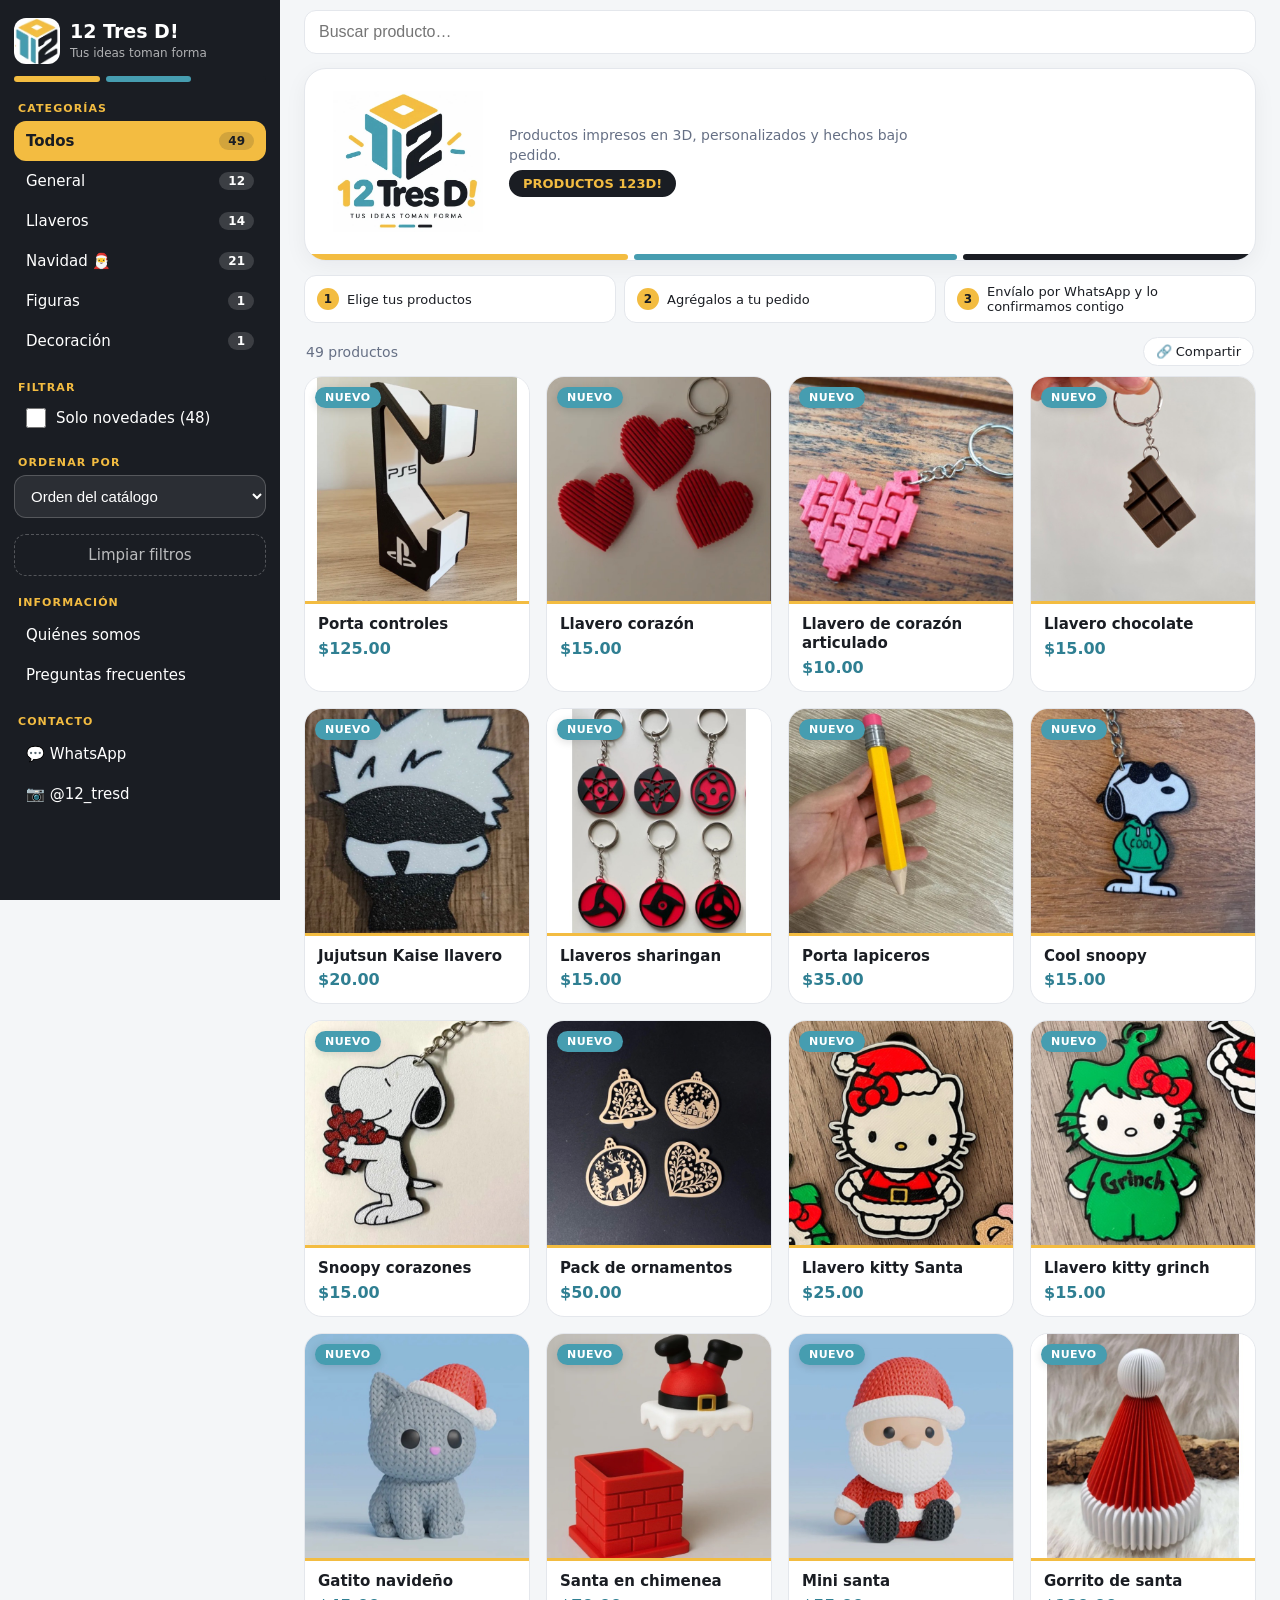
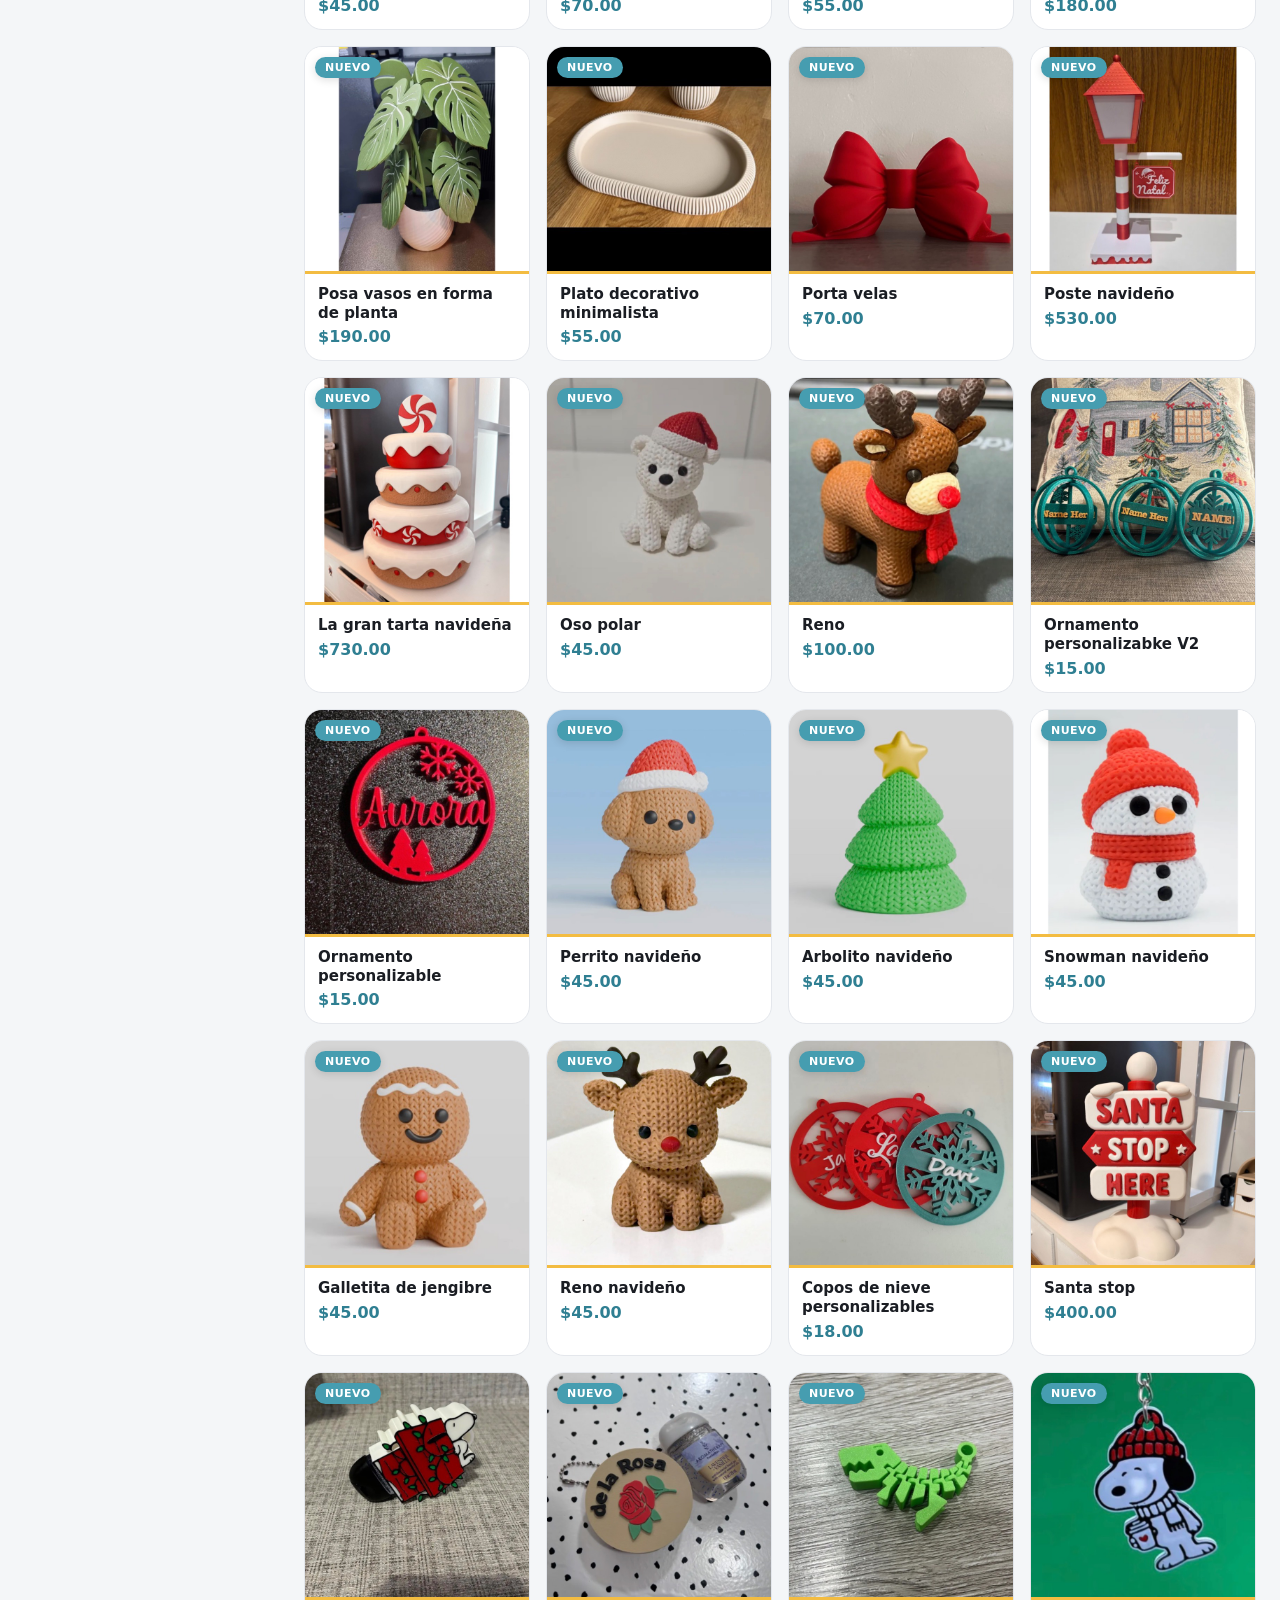
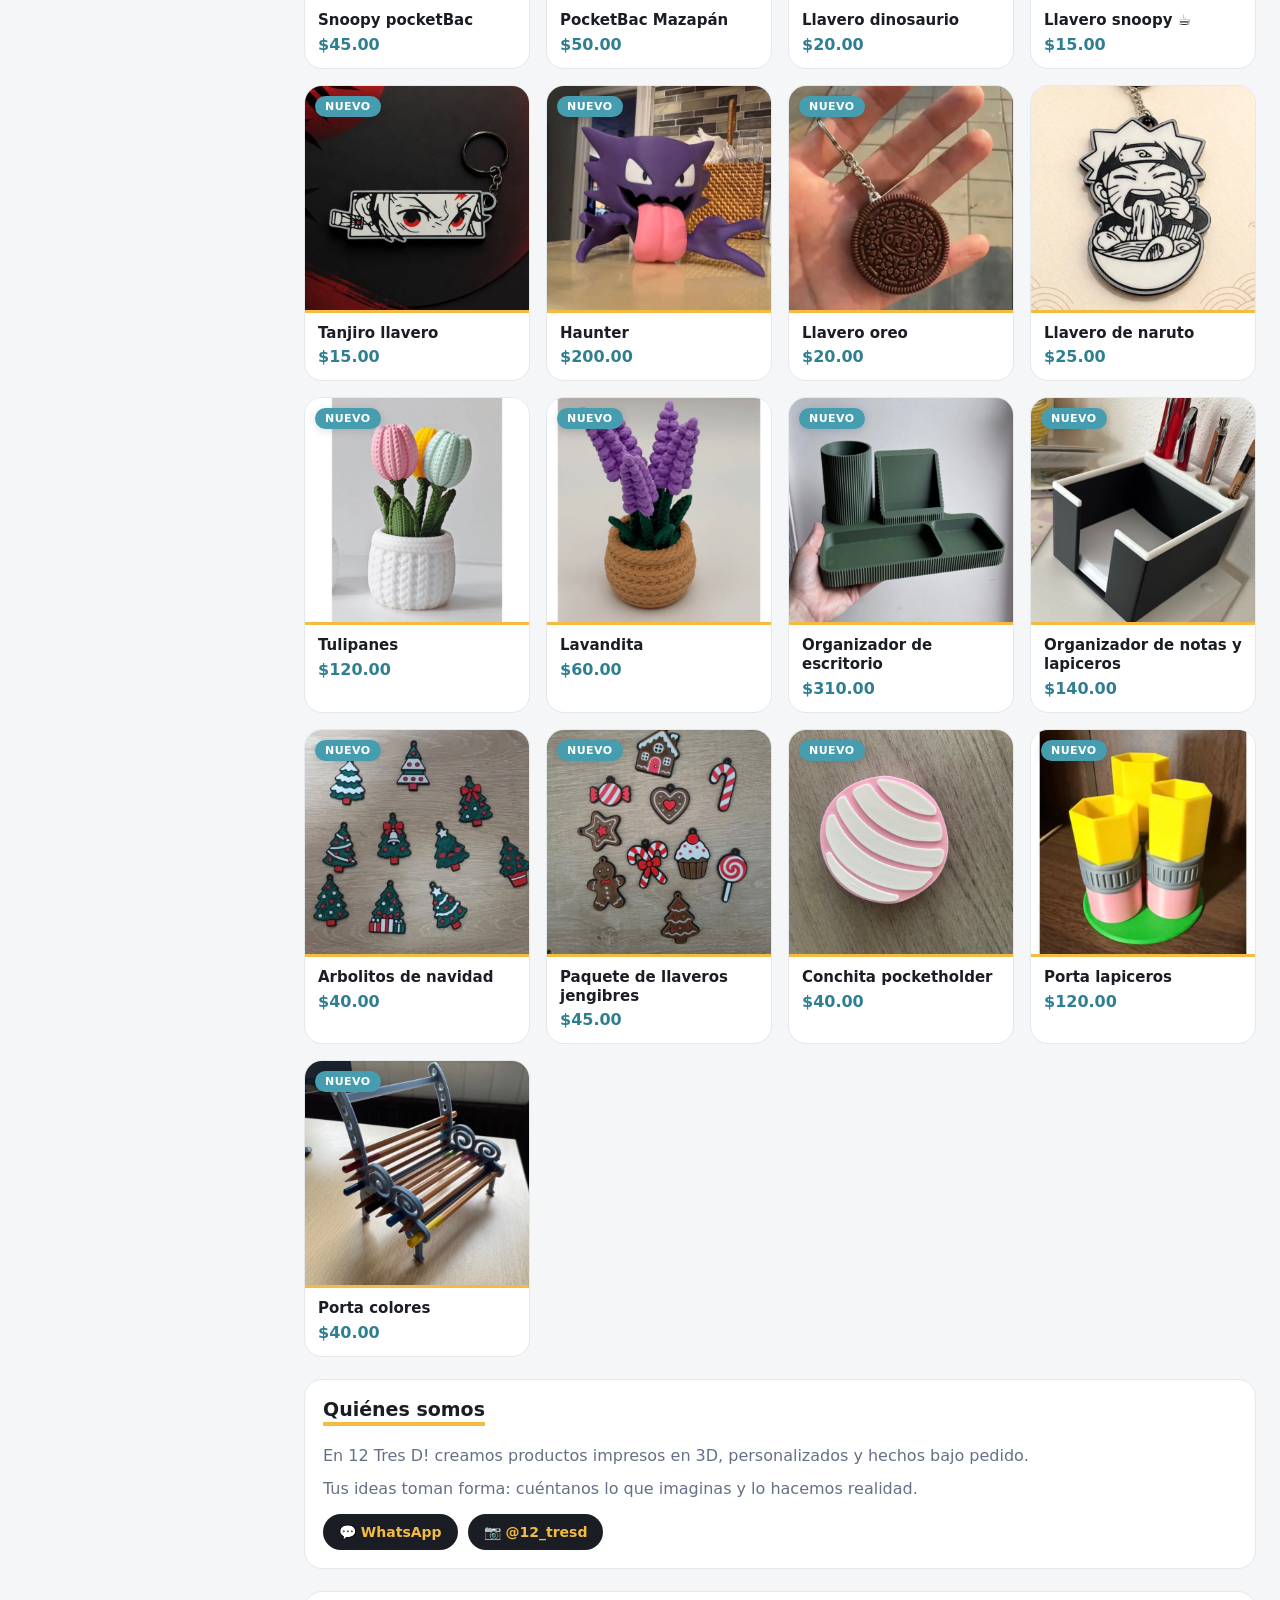
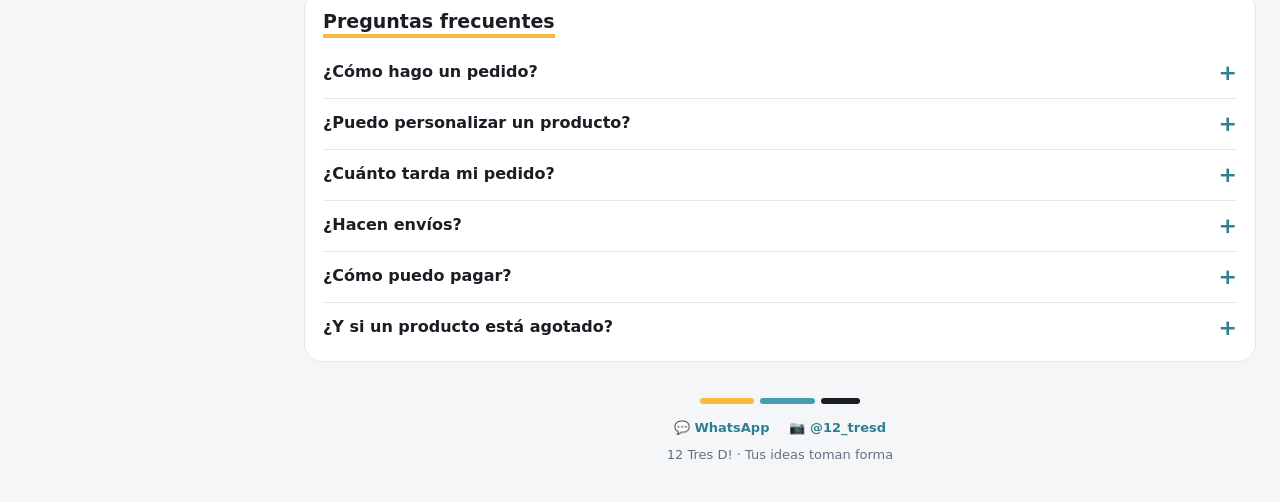
<file: index.html>
<!DOCTYPE html>
<html lang="es">
<head>
<meta charset="utf-8">
<meta name="viewport" content="width=device-width,initial-scale=1">
<meta name="theme-color" content="#1A1D23">
<title>12 Tres D! · Catálogo</title>
<meta name="description" content="Productos impresos en 3D, personalizados y hechos bajo pedido. Tus ideas toman forma.">
<meta property="og:type" content="website">
<meta property="og:title" content="12 Tres D! · Catálogo">
<meta property="og:description" content="Productos impresos en 3D, personalizados y hechos bajo pedido.">
<meta property="og:image" content="https://dc231998.github.io/cat-logo123/og.png">
<meta property="og:url" content="https://dc231998.github.io/cat-logo123/">
<link rel="canonical" href="https://dc231998.github.io/cat-logo123/">
<link rel="manifest" href="manifest.webmanifest">
<link rel="apple-touch-icon" href="apple-touch-icon.png">
<meta name="apple-mobile-web-app-title" content="12 Tres D!">
<meta name="twitter:card" content="summary_large_image">
<link rel="icon" type="image/webp" href="[data-uri]">
<style>
:root{--y:#F3BC41;--t:#469DB0;--tt:#2F7F92;--n:#1A1D23;--bg:#F4F6F8;--card:#fff;--tx:#1A1D23;--mu:#667085;--bd:#E4E7EC;color-scheme:light}
*{box-sizing:border-box;margin:0}
body{font-family:system-ui,-apple-system,"Segoe UI",Roboto,sans-serif;background:var(--bg);color:var(--tx)}
button{font-family:inherit}
.tri{display:flex;gap:6px;height:6px}
.tri i{display:block;border-radius:99px;height:100%}
.tri i:nth-child(1){background:var(--y);width:34%}
.tri i:nth-child(2){background:var(--t);width:34%}
.tri i:nth-child(3){background:var(--n);flex:1}
.app{display:block}
main{padding:0 12px 100px;min-width:0}
/* barra superior */
.top{position:sticky;top:0;z-index:5;background:var(--bg);padding:10px 0 8px;display:flex;gap:10px;align-items:center}
.mn{flex:none;border:0;background:var(--n);color:#fff;border-radius:12px;padding:12px 14px;font-size:15px;font-weight:600;cursor:pointer}
.mn b{color:var(--y)}
input.q{flex:1;min-width:0;padding:12px 14px;border-radius:12px;border:1.5px solid var(--bd);background:#fff;color:var(--tx);font-size:16px}
input.q:focus{outline:0;border-color:var(--t)}
/* hero */
.hero{background:#fff;border:1px solid var(--bd);border-radius:22px;overflow:hidden;margin:6px 0 14px;box-shadow:0 6px 22px #1a1d230d}
.hero .in{display:flex;flex-direction:column;align-items:center;text-align:center;gap:6px;padding:18px 18px 16px}
.hero img{width:170px;max-width:55%;height:auto;display:block}
.hero p{color:var(--mu);font-size:14px;line-height:1.4;max-width:420px}
.hero .ct{display:inline-block;background:var(--n);color:var(--y);font-weight:700;font-size:13px;padding:6px 14px;border-radius:99px;margin-top:4px}
.hero .ct:empty{display:none}
@media(min-width:700px){.hero .in{flex-direction:row;text-align:left;gap:26px;padding:22px 28px}.hero img{width:150px;max-width:none}}
#cnt{color:var(--mu);font-size:14px;margin:0 2px 10px;font-weight:500}
/* barra lateral */
#sb{position:fixed;top:0;left:0;bottom:0;width:84%;max-width:320px;background:var(--n);color:#fff;z-index:20;transform:translateX(-102%);transition:transform .22s;overflow-y:auto;padding:18px 14px 30px}
#sb.open{transform:none}
#ov{display:none;position:fixed;inset:0;background:#0009;z-index:15}
#ov.on{display:block}
.sbh{display:flex;align-items:center;gap:10px;margin-bottom:12px}
.sbh img{width:46px;height:46px;border-radius:12px;background:#fff;flex:none}
.sbh b{font-size:19px;display:block;line-height:1.1}
.sbh small{color:#ffffffa6;font-size:12px}
#sb h3{font-size:11px;text-transform:uppercase;letter-spacing:.1em;color:var(--y);margin:20px 4px 6px}
.it{display:flex;justify-content:space-between;align-items:center;gap:8px;width:100%;text-align:left;border:0;background:none;color:#fff;padding:11px 12px;border-radius:12px;font-size:15px;cursor:pointer}
.it:hover{background:#ffffff14}
.it span{font-size:12px;color:#fff;background:#ffffff26;border-radius:99px;padding:2px 9px;font-weight:600}
.it.on{background:var(--y);color:var(--n);font-weight:700}
.it.on span{background:#1a1d2326;color:var(--n)}
.it.clr{color:#ffffffb3;margin-top:16px;border:1px dashed #ffffff40;justify-content:center}
.ck{display:flex;align-items:center;gap:10px;padding:8px 12px;font-size:15px;cursor:pointer}
.ck input{width:20px;height:20px;accent-color:var(--y)}
#sb select{width:100%;padding:11px 12px;border-radius:12px;border:1px solid #ffffff33;background:#ffffff14;color:#fff;font-size:15px}
#sb select option{color:#111}
.cl{float:right;border:0;background:#ffffff1f;color:#fff;width:34px;height:34px;border-radius:50%;font-size:16px;cursor:pointer}
.sbf{margin-top:26px}
/* productos */
.grid{display:grid;grid-template-columns:repeat(2,1fr);gap:12px}
@media(min-width:700px){.grid{grid-template-columns:repeat(3,1fr);gap:16px}}
.card{background:var(--card);border:1px solid var(--bd);border-radius:18px;overflow:hidden;cursor:pointer;position:relative;transition:transform .15s,box-shadow .15s}
.card:hover{transform:translateY(-3px);box-shadow:0 12px 26px #1a1d2318}
.card:active{transform:scale(.98)}
.card img{width:100%;aspect-ratio:1;object-fit:cover;display:block;background:#eef1f4}
.card .in{padding:11px 13px 14px;border-top:3px solid var(--y)}
.card b{display:block;font-size:15px;line-height:1.25}
.pr{margin-top:5px;font-weight:800;color:var(--tt);font-size:16px}
.pr s{color:var(--mu);font-weight:400;font-size:13px;margin-right:6px}
.tag{position:absolute;top:10px;left:10px;background:var(--y);color:var(--n);font-size:11px;font-weight:800;letter-spacing:.04em;padding:4px 10px;border-radius:99px;box-shadow:0 2px 8px #0002}
.empty{text-align:center;color:var(--mu);padding:60px 16px}
.foot{margin-top:36px;text-align:center;color:var(--mu);font-size:13px}
.foot .tri{max-width:160px;margin:0 auto 10px}
@media(min-width:900px){
 .app{display:grid;grid-template-columns:280px 1fr}
 #sb{position:sticky;top:0;height:100vh;transform:none;width:auto;max-width:none;z-index:1}
 .mn,.cl,#ov{display:none!important}
 main{padding:0 24px 40px;max-width:1120px}
}
@media(min-width:1250px){.grid{grid-template-columns:repeat(4,1fr)}}
/* detalle */
#md{display:none;position:fixed;inset:0;background:#000b;z-index:30;align-items:flex-end;justify-content:center}
#md.on{display:flex}
.sheet{background:#fff;width:100%;max-width:560px;max-height:92vh;overflow:auto;border-radius:24px 24px 0 0;padding:0 0 18px}
@media(min-width:700px){#md{align-items:center}.sheet{border-radius:24px}}
.sheet .main{width:100%;aspect-ratio:1;object-fit:cover;display:block;background:#eef1f4}
.th{display:flex;gap:8px;padding:10px 16px 0;overflow-x:auto}
.th img{width:60px;height:60px;object-fit:cover;border-radius:10px;border:2.5px solid transparent;cursor:pointer;flex:none}
.th img.on{border-color:var(--y)}
.body{padding:14px 18px 0}
.body h2{font-size:21px}
.body .pr{font-size:22px}
.body p{color:var(--mu);margin:8px 0;white-space:pre-line;line-height:1.5}
.vs{display:flex;flex-wrap:wrap;gap:8px;margin:10px 0}
.v{border:1.5px solid var(--bd);background:#fff;color:var(--tx);padding:8px 14px;border-radius:10px;font-size:14px;cursor:pointer}
.v.on{border-color:var(--n);background:var(--n);color:var(--y);font-weight:700}
.btn{display:block;text-align:center;text-decoration:none;background:#25D366;color:#fff;font-weight:800;padding:15px;border-radius:14px;margin-top:14px;font-size:16px;border:0;width:100%;cursor:pointer;box-shadow:0 6px 16px #25d36644}
.btn.g{background:#fff;color:var(--tx);border:1.5px solid var(--bd);margin-top:8px;box-shadow:none;font-weight:600}
.x{position:sticky;top:0;float:right;margin:10px;z-index:2;width:38px;height:38px;border-radius:50%;border:0;background:var(--n);color:var(--y);font-size:18px;cursor:pointer}
/* cómo pedir */
.how{display:flex;flex-wrap:wrap;gap:8px;margin:0 0 14px}
.st{display:flex;align-items:center;gap:8px;background:#fff;border:1px solid var(--bd);border-radius:12px;padding:8px 12px;font-size:13px;flex:1 1 150px}
.st i{flex:none;width:22px;height:22px;border-radius:50%;background:var(--y);color:var(--n);font-style:normal;font-weight:800;font-size:12px;display:grid;place-items:center}
.inf{display:flex;flex-direction:column;gap:6px;margin:12px 0 0;font-size:14px;color:var(--mu)}
.inf div{background:var(--bg);border-radius:10px;padding:8px 12px}
#infoTop{display:flex;flex-wrap:wrap;gap:8px;width:100%}
#infoTop div{background:#fff;border:1px dashed var(--t);border-radius:12px;padding:8px 12px;font-size:13px;flex:1 1 200px}
#infoTop:empty{display:none}
/* carrito */
#cartbar{display:none;position:fixed;left:50%;bottom:16px;transform:translateX(-50%);z-index:10;align-items:center;gap:14px;background:var(--n);color:#fff;border:0;border-radius:99px;padding:14px 22px;font-size:15px;font-weight:700;cursor:pointer;box-shadow:0 10px 28px #1a1d2366;min-width:250px;justify-content:space-between;font-family:inherit}
#cartbar b{color:var(--y)}
#cm{display:none;position:fixed;inset:0;background:#000b;z-index:31;align-items:flex-end;justify-content:center}
#cm.on{display:flex}
.ci{display:flex;gap:12px;align-items:center;padding:10px 0;border-bottom:1px solid var(--bd)}
.ci img{width:56px;height:56px;border-radius:12px;object-fit:cover;flex:none;background:#eef1f4}
.cm{flex:1;min-width:0}
.cm b{display:block;font-size:15px}
.cm small{display:block;color:var(--mu)}
.cm span{color:var(--tt);font-weight:700;font-size:14px}
.qt{display:flex;align-items:center;gap:8px;flex:none}
.qt button{width:32px;height:32px;border-radius:50%;border:1.5px solid var(--bd);background:#fff;font-size:18px;cursor:pointer;color:var(--tx)}
.qt em{font-style:normal;font-weight:700;min-width:18px;text-align:center}
.tot{display:flex;justify-content:space-between;font-size:18px;padding:14px 0 4px}
.tot b{color:var(--tt)}
.fl{display:block;font-size:13px;color:var(--mu);margin-top:10px}
.fl input,.fl select,.fl textarea{display:block;width:100%;margin-top:4px;padding:11px 12px;border-radius:12px;border:1.5px solid var(--bd);background:#fff;color:var(--tx);font-size:16px;font-family:inherit}
.fl input:focus,.fl select:focus,.fl textarea:focus{outline:0;border-color:var(--t)}
.btn.y{background:var(--y);color:var(--n);box-shadow:0 6px 16px #f3bc4155}
.btn.w{background:#fff;color:#128C4A;border:1.5px solid #25D366;box-shadow:none}
.er{color:#c62828;font-size:13px;font-weight:600;margin:-2px 0 6px}
.mu{color:var(--mu);font-size:13px;margin-top:10px}
#toast{position:fixed;left:50%;bottom:84px;transform:translateX(-50%);background:var(--n);color:#fff;padding:10px 18px;border-radius:99px;font-size:14px;font-weight:600;z-index:40;opacity:0;pointer-events:none;transition:opacity .2s}
#toast.on{opacity:1}
@media(min-width:700px){#cm{align-items:center}}
.cl2 a{display:block;color:#fff;text-decoration:none;padding:11px 12px;border-radius:12px;font-size:15px}
.cl2 a:hover{background:#ffffff14}
.foot a{color:var(--tt);font-weight:700;text-decoration:none;margin:0 10px;display:inline-block;padding:6px 0}
#ft{margin-bottom:6px}
.ph{width:100%;aspect-ratio:1;background:linear-gradient(90deg,#eef1f4,#f9fafb,#eef1f4);background-size:200% 100%;animation:sh 1.3s infinite linear}
@keyframes sh{to{background-position:-200% 0}}
.card.so img{filter:grayscale(.9);opacity:.55}
.tag.out{background:#667085;color:#fff}
.btn:disabled{opacity:.55;cursor:not-allowed;box-shadow:none}
/* información */
.info{background:#fff;border:1px solid var(--bd);border-radius:18px;padding:18px 18px 8px;margin-top:22px;scroll-margin-top:84px}
.info h2{font-size:19px;margin-bottom:10px;display:inline-block;border-bottom:4px solid var(--y);padding-bottom:2px}
.info p{color:var(--mu);line-height:1.55;margin:8px 0}
.info .ab{display:flex;flex-wrap:wrap;gap:10px;margin:12px 0 10px}
.info .ab a{background:var(--n);color:var(--y);text-decoration:none;font-weight:700;padding:10px 16px;border-radius:99px;font-size:14px}
.info details{border-top:1px solid var(--bd)}
.info details:first-of-type{border-top:0}
.info summary{cursor:pointer;font-weight:700;padding:14px 0;list-style:none;display:flex;justify-content:space-between;gap:12px}
.info summary::-webkit-details-marker{display:none}
.info summary::after{content:'+';color:var(--tt);font-size:22px;line-height:1}
.info details[open] summary::after{content:'–'}
.info details p{margin:0 0 14px}
/* descuentos */
.sub{display:flex;justify-content:space-between;gap:10px;color:var(--mu);font-size:14px;padding:6px 0 0}
.sub.dc{color:#128C4A;font-weight:700}
.nt{background:#FFF7E0;border:1px solid var(--y);color:#7a5a00;border-radius:10px;padding:8px 12px;font-size:13px;margin-top:10px;font-weight:600}
.cp{display:flex;gap:8px;margin-top:12px}
.cp input{flex:1;min-width:0;padding:11px 12px;border-radius:12px;border:1.5px solid var(--bd);font-size:16px;text-transform:uppercase;background:#fff;color:var(--tx);font-family:inherit}
.cp input:focus{outline:0;border-color:var(--t)}
.cp button{background:var(--n);color:var(--y);border:0;border-radius:12px;padding:0 18px;font-weight:700;cursor:pointer;font-family:inherit}
.cntRow{display:flex;justify-content:space-between;align-items:center;gap:10px;margin:0 2px 10px}
.cntRow #cnt{margin:0}
.shv{border:1px solid var(--bd);background:#fff;color:var(--tx);border-radius:99px;padding:6px 12px;font-size:13px;cursor:pointer;font-family:inherit;flex:none}
.tag.new{background:var(--t);color:#fff}
.star{position:absolute;top:10px;right:10px;background:#fff;color:#C58A00;font-size:15px;line-height:1;padding:5px 7px;border-radius:99px;box-shadow:0 2px 8px #0002;z-index:1}
</style>
</head>
<body>
<div class="app">
  <aside id="sb">
    <button class="cl" id="cl" aria-label="Cerrar menú">✕</button>
    <div class="sbh"><img alt="" src="[data-uri]"><div><b>12 Tres D!</b><small>Tus ideas toman forma</small></div></div>
    <div class="tri"><i></i><i></i><i></i></div>
    <div id="sbc"></div>
    <div id="sbf"></div>
  </aside>
  <div id="ov"></div>
  <main>
    <div class="top">
      <button class="mn" id="mn">☰ <b>Menú</b></button>
      <input class="q" id="q" type="search" placeholder="Buscar producto…" autocomplete="off">
    </div>
    <section class="hero">
      <div class="in">
        <img alt="12 Tres D! — Tus ideas toman forma" src="[data-uri]">
        <div>
          <p>Productos impresos en 3D, personalizados y hechos bajo pedido.</p>
          <span class="ct" id="sub"></span>
        </div>
      </div>
      <div class="tri"><i></i><i></i><i></i></div>
    </section>
    <section class="how">
      <div class="st"><i>1</i>Elige tus productos</div>
      <div class="st"><i>2</i>Agrégalos a tu pedido</div>
      <div class="st"><i>3</i>Envíalo por WhatsApp y lo confirmamos contigo</div>
      <div id="infoTop"></div>
    </section>
    <div class="cntRow"><div id="cnt"></div><button type="button" id="shv" class="shv">🔗 Compartir</button></div>
    <div class="grid" id="grid"></div>
    <div class="empty" id="msg">Cargando catálogo…</div>
    <section class="info" id="nosotros"><h2>Quiénes somos</h2><div id="aboutT"></div></section>
    <section class="info" id="faq"><h2>Preguntas frecuentes</h2><div id="faqL"></div></section>
    <div class="foot"><div class="tri"><i></i><i></i><i></i></div><div id="ft"></div>12 Tres D! · Tus ideas toman forma</div>
  </main>
</div>
<div id="md"><div class="sheet" id="sheet"></div></div>
<div id="cm"><div class="sheet" id="csheet"></div></div>
<button id="cartbar" aria-label="Ver mi pedido"></button>
<div id="toast"></div>

<script>
const $=s=>document.querySelector(s);
const esc=t=>String(t??'').replace(/[&<>"']/g,c=>({'&':'&amp;','<':'&lt;','>':'&gt;','"':'&quot;',"'":'&#39;'}[c]));
/* ====== DATOS DE ENTREGA Y PAGO (llena lo que aplique; lo vacío no se muestra) ====== */
const INFO={
  tiempo:'',   // ej. 'Tiempo de producción: 2 a 5 días hábiles'
  envios:'',   // ej. 'Envíos a todo México por paquetería'
  pagos:'',    // ej. 'Pagos por transferencia o efectivo'
  entrega:['Envío','Recoger en persona'],   // opciones que verá el cliente
  instagram:'12_tresd',                     // usuario de Instagram (vacío = no se muestra)
  about:'',        // texto de "Quiénes somos" (vacío = texto por defecto). Separa párrafos con una línea nueva
  faq:[],          // tus propias preguntas: [['¿Pregunta?','Respuesta'],['¿Otra?','Otra respuesta']] (vacío = las de por defecto)
  goatcounter:'',  // tu código de GoatCounter (ej. '12tresd') para contar visitas. Vacío = sin estadísticas
  descuentos:[],   // por cantidad de piezas. Ej: [{min:3,pct:10},{min:6,pct:15}] = 10% con 3+ piezas, 15% con 6+
  cupones:{}       // Ej: {'BIENVENIDO':{pct:10},'MENOS50':{monto:50,min:300,vence:'2026-12-31'}}
};
function loadGC(){if(!INFO.goatcounter||loadGC.done)return;loadGC.done=1;const g=document.createElement('script');g.async=true;g.dataset.goatcounter='https://'+INFO.goatcounter+'.goatcounter.com/count';g.src='//gc.zgo.at/count.js';document.head.appendChild(g)}
loadGC();
const track=(path,title)=>{try{window.goatcounter&&window.goatcounter.count&&window.goatcounter.count({path,title:title||path,event:true})}catch(e){}};
let D=null,cat='Todos',ctId=null,query='',sort='rel',deals=false,newOnly=false;
const money=n=>(D.set.cur||'$')+Number(n).toFixed(2);
const imgs=p=>p.imgs?.length?p.imgs:(p.img?[p.img]:[]);
const cOf=p=>p.cat||'Sin categoría';
const now=p=>Number(p.sale||p.price);
const isNew=p=>p.nuevo&&Date.now()-p.nuevo<30*864e5;
function syncUrl(){try{const u=new URL(location.href);u.searchParams.delete('p');cat!='Todos'?u.searchParams.set('c',cat):u.searchParams.delete('c');(D.c.length>1&&D.c[0].id!=ctId)?u.searchParams.set('k',ctId):u.searchParams.delete('k');history.replaceState(null,'',u)}catch(e){}}
function shareView(){const u=new URL(location.origin+location.pathname);if(cat!='Todos')u.searchParams.set('c',cat);if(D.c.length>1&&D.c[0].id!=ctId)u.searchParams.set('k',ctId);
  const url=u.href,t='12 Tres D!'+(cat!='Todos'?' · '+cat:' · Catálogo');track('compartir-vista/'+cat,'Compartió: '+cat);
  if(navigator.share)navigator.share({title:t,url}).catch(()=>{});
  else if(navigator.clipboard)navigator.clipboard.writeText(url).then(()=>toast('Enlace copiado ✓'),()=>prompt('Copia este enlace:',url));
  else prompt('Copia este enlace:',url)}

function shade(h,t){h=String(h).replace('#','');if(h.length==3)h=h.split('').map(c=>c+c).join('');return '#'+[0,2,4].map(i=>Math.round(parseInt(h.slice(i,i+2),16)*(1-t)).toString(16).padStart(2,'0')).join('')}
function applyColors(c){if(!c)return;const r=document.documentElement.style;
  if(/^#[0-9a-f]{6}$/i.test(c.pri||''))r.setProperty('--y',c.pri);
  if(/^#[0-9a-f]{6}$/i.test(c.sec||'')){r.setProperty('--t',c.sec);r.setProperty('--tt',shade(c.sec,.25))}
  if(/^#[0-9a-f]{6}$/i.test(c.bg||'')){r.setProperty('--n',c.bg);const m=document.querySelector('meta[name=theme-color]');if(m&&m.setAttribute)m.setAttribute('content',c.bg)}}
function applyShop(sh){
  if(!sh)return;
  applyColors(sh.colores);
  for(const k of ['tiempo','envios','pagos','about','instagram','goatcounter'])if(typeof sh[k]==='string'&&sh[k].trim())INFO[k]=sh[k].trim();
  if(Array.isArray(sh.entrega)&&sh.entrega.length)INFO.entrega=sh.entrega;
  if(Array.isArray(sh.faq)&&sh.faq.length)INFO.faq=sh.faq;
  if(Array.isArray(sh.descuentos)&&sh.descuentos.length)INFO.descuentos=sh.descuentos;
  if(sh.cupones&&Object.keys(sh.cupones).length)INFO.cupones=sh.cupones;
  CUP=buildCUP();
  if(!INFO.entrega.includes(ord.ent))ord.ent=INFO.entrega[0]||'';
  loadGC();
}
async function init(){
  try{
    const r=await fetch('catalogo.json?v='+Date.now(),{cache:'no-store'});
    if(!r.ok)throw 0;
    D=await r.json();
  }catch(e){
    $('#msg').textContent='No se pudo cargar el catálogo. Si abriste el archivo directo desde tu celular o computadora, súbelo a un hosting para verlo.';
    return;
  }
  D.set=D.set||{};D.p=D.p||[];D.c=D.c||[];
  applyShop(D.shop);
  lastLoad=Date.now();
  ctId=D.c[0]?.id??null;
  const qs=new URLSearchParams(location.search),kk=qs.get('k'),cc=qs.get('c');
  if(kk){const f=D.c.find(c=>String(c.id)==kk);if(f)ctId=f.id}
  if(cc)cat=cc;
  loadCart();updBar();
  $('#infoTop').innerHTML=infoLines().map(t=>`<div>${esc(t)}</div>`).join('');
  const ct=contact();
  $('#sbf').innerHTML='<h3>Información</h3><button class="it" data-go="nosotros">Quiénes somos</button><button class="it" data-go="faq">Preguntas frecuentes</button>'+(ct?'<h3>Contacto</h3><div class="cl2">'+ct+'</div>':'');
  drawInfo();
  $('#ft').innerHTML=ct;
  draw();
  const dl=new URLSearchParams(location.search).get('p');if(dl)openP(dl);
  loadPhotos();
}

let lastLoad=0;
async function refreshData(){
  if(!D||Date.now()-lastLoad<45000)return;lastLoad=Date.now();
  try{
    const r=await fetch('catalogo.json?v='+Date.now(),{cache:'no-store'});if(!r.ok)return;
    const N=await r.json();if(N.v&&N.v===D.v)return;
    const keep={};D.p.forEach(p=>{if(p.imgs?.length)keep[p.id]=p.imgs});
    D=N;D.set=D.set||{};D.p=D.p||[];D.c=D.c||[];applyShop(D.shop);
    D.p.forEach(p=>{if(!p.imgs?.length&&keep[p.id])p.imgs=keep[p.id]});
    if(!D.c.some(c=>c.id==ctId))ctId=D.c[0]?.id??null;
    loadCart();updBar();$('#infoTop').innerHTML=infoLines().map(t=>`<div>${esc(t)}</div>`).join('');drawInfo();draw();loadPhotos();
  }catch(e){}
}
document.addEventListener('visibilitychange',()=>{if(!document.hidden)refreshData()});
window.addEventListener('pageshow',e=>{if(e.persisted){lastLoad=0;refreshData()}});
async function loadPhotos(){
  if(D.p.every(p=>p.imgs?.length||p.img))return;
  try{
    const r=await fetch('fotos.json?v='+(D.v||''));if(!r.ok)throw 0;
    const F=(await r.json()).f||{};
    D.p.forEach(p=>{if(F[p.id])p.imgs=F[p.id]});
    draw();updBar();
    if($('#md').classList.contains('on'))renderP();
    if($('#cm').classList.contains('on'))renderCart();
  }catch(e){}
}

function base(){
  const c=D.c.find(x=>x.id==ctId);
  return c?c.ids.map(id=>D.p.find(p=>p.id==id)).filter(Boolean):D.p;
}

function side(b){
  let h='';
  if(D.c.length>1)h+='<h3>Catálogos</h3>'+D.c.map(c=>`<button class="it ${c.id==ctId?'on':''}" data-ct="${esc(c.id)}">${esc(c.title)}</button>`).join('');
  const cs=[...new Set(b.map(cOf))];
  h+=`<h3>Categorías</h3><button class="it ${cat=='Todos'?'on':''}" data-cat="Todos">Todos<span>${b.length}</span></button>`
    +cs.map(c=>`<button class="it ${c==cat?'on':''}" data-cat="${esc(c)}">${esc(c)}<span>${b.filter(p=>cOf(p)==c).length}</span></button>`).join('');
  const nd=b.filter(p=>p.sale).length,nn=b.filter(isNew).length;
  if(nd||nn)h+='<h3>Filtrar</h3>';
  if(nd)h+=`<label class="ck"><input type="checkbox" id="of" ${deals?'checked':''}> Solo ofertas (${nd})</label>`;
  if(nn)h+=`<label class="ck"><input type="checkbox" id="nw" ${newOnly?'checked':''}> Solo novedades (${nn})</label>`;
  h+=`<h3>Ordenar por</h3><select id="so">${[['rel','Orden del catálogo'],['lo','Precio: menor a mayor'],['hi','Precio: mayor a menor'],['az','Nombre A–Z']].map(([v,t])=>`<option value="${v}" ${sort==v?'selected':''}>${t}</option>`).join('')}</select>`;
  h+='<button class="it clr" data-clr="1">Limpiar filtros</button>';
  $('#sbc').innerHTML=h;
}

function draw(){
  const b=base();
  if(cat!='Todos'&&!b.some(p=>cOf(p)==cat))cat='Todos';
  side(b);
  $('#sub').textContent=D.c.find(x=>x.id==ctId)?.title||'';
  const q=query.trim().toLowerCase();
  let ps=b.filter(p=>(cat=='Todos'||cOf(p)==cat)&&(!deals||p.sale)&&(!newOnly||isNew(p))&&(!q||(p.name+' '+(p.desc||'')+' '+(p.vars||[]).join(' ')).toLowerCase().includes(q)));
  if(sort=='lo')ps=[...ps].sort((a,c)=>now(a)-now(c));
  else if(sort=='hi')ps=[...ps].sort((a,c)=>now(c)-now(a));
  else if(sort=='az')ps=[...ps].sort((a,c)=>a.name.localeCompare(c.name,'es'));
  else ps=[...ps].sort((a,c)=>(c.dest?1:0)-(a.dest?1:0));
  $('#cnt').textContent=ps.length+(ps.length==1?' producto':' productos')+(cat!='Todos'?' en '+cat:'');
  $('#grid').innerHTML=ps.map(p=>`<div class="card ${p.out?'so':''}" data-p="${esc(p.id)}">${p.out?'<span class="tag out">AGOTADO</span>':p.sale?'<span class="tag">OFERTA</span>':isNew(p)?'<span class="tag new">NUEVO</span>':''}${p.dest?'<span class="star">★</span>':''}${imgs(p)[0]?`<img loading="lazy" decoding="async" src="${imgs(p)[0]}" alt="${esc(p.name)}">`:'<div class="ph"></div>'}<div class="in"><b>${esc(p.name)}</b><div class="pr">${p.sale?`<s>${money(p.price)}</s>${money(p.sale)}`:money(p.price)}</div></div></div>`).join('');
  $('#msg').style.display=ps.length?'none':'block';
  $('#msg').textContent=b.length?'No hay productos con esos filtros.':'Aún no hay productos publicados.';
}

/* menú */
const openSB=()=>{$('#sb').classList.add('open');$('#ov').classList.add('on')};
const closeSB=()=>{$('#sb').classList.remove('open');$('#ov').classList.remove('on')};
$('#mn').onclick=openSB;$('#cl').onclick=closeSB;$('#ov').onclick=closeSB;
$('#sbc').addEventListener('click',e=>{
  const t=e.target.closest('button');if(!t)return;
  if(t.dataset.ct!==undefined){ctId=D.c.find(c=>String(c.id)==t.dataset.ct)?.id;cat='Todos'}
  else if(t.dataset.cat!==undefined){cat=t.dataset.cat}
  else if(t.dataset.clr){cat='Todos';deals=false;newOnly=false;sort='rel';query='';$('#q').value=''}
  else return;
  draw();syncUrl();closeSB();window.scrollTo({top:0,behavior:'smooth'});
});
$('#sbc').addEventListener('change',e=>{
  if(e.target.id=='of'){deals=e.target.checked;draw()}
  if(e.target.id=='nw'){newOnly=e.target.checked;draw()}
  if(e.target.id=='so'){sort=e.target.value;draw()}
});
$('#sbf').addEventListener('click',e=>{const t=e.target.closest('button');if(!t||!t.dataset.go)return;closeSB();setTimeout(()=>{const el=document.getElementById(t.dataset.go);if(el)el.scrollIntoView({behavior:'smooth'})},180)});
$('#q').addEventListener('input',e=>{query=e.target.value;draw()});
$('#shv').onclick=shareView;
$('#grid').addEventListener('click',e=>{const c=e.target.closest('.card');if(c)openP(c.dataset.p)});

/* producto */
let sel={};
function openP(id){
  const p=D.p.find(x=>String(x.id)==id);if(!p)return;
  sel={p,v:null,i:0};renderP();track('producto/'+p.name,'Vio: '+p.name);
  $('#md').classList.add('on');document.body.style.overflow='hidden';
}
function renderP(){
  const {p,v,i}=sel,im=imgs(p);
  const tel=String(D.set.tel||'').replace(/\D/g,'');
  const num=tel.length==10?'52'+tel:tel;
  const txt=p.out?`Hola, ¿cuándo tendrán disponible: ${p.name}?`:`Hola, me interesa: ${p.name}${v?' ('+v+')':''} — ${money(p.sale||p.price)}`;
  $('#sheet').innerHTML=`<button class="x" onclick="closeP()">✕</button>
  ${im[i]?`<img class="main" id="mainimg" src="${im[i]}" alt="${esc(p.name)}">`:'<div class="ph main"></div>'}
  ${im.length>1?`<div class="th">${im.map((x,k)=>`<img class="${k==i?'on':''}" src="${x}" onclick="sel.i=${k};renderP()">`).join('')}</div>`:''}
  <div class="body"><h2>${esc(p.name)}</h2>
  <div class="pr">${p.sale?`<s>${money(p.price)}</s>${money(p.sale)}`:money(p.price)}</div>
  ${p.desc?.trim()?`<p>${esc(p.desc)}</p>`:''}
  ${p.vars?.length?`<div class="vs">${p.vars.map(x=>`<button class="v ${x==v?'on':''}" data-v="${esc(x)}" onclick="sel.v=sel.v==this.dataset.v?null:this.dataset.v;sel.err=false;renderP()">${esc(x)}</button>`).join('')}</div>${sel.err&&!v?'<div class="er">Elige una opción para continuar</div>':''}`:''}
  ${p.out?'<button class="btn y" disabled>Agotado por ahora</button>':'<button class="btn y" onclick="addFromModal()">Agregar al pedido</button>'}
  ${num?`<a class="btn w" target="_blank" rel="noopener" href="https://wa.me/${num}?text=${encodeURIComponent(txt)}">${p.out?'Preguntar por disponibilidad':'Pedir solo este por WhatsApp'}</a>`:''}
  <button class="btn g" onclick="shareP()">Compartir este producto</button>
  <button class="btn g" onclick="closeP()">Seguir viendo</button></div>`;
}
/* ====== PEDIDO ====== */
const KEY='12td_cart';
let cart=[],ord={name:'',ent:INFO.entrega[0]||'',note:'',coupon:'',cpIn:'',cpm:''};
const waNum=()=>{const t=String(D.set.tel||'').replace(/\D/g,'');return t.length==10?'52'+t:t};
const infoLines=()=>[INFO.tiempo&&'⏱ '+INFO.tiempo,INFO.envios&&'🚚 '+INFO.envios,INFO.pagos&&'💳 '+INFO.pagos,INFO.descuentos.length&&'🏷 Descuentos: '+[...INFO.descuentos].sort((a,c)=>a.min-c.min).map(d=>d.min+'+ piezas: '+d.pct+'%').join(' · ')].filter(Boolean);
function loadCart(){try{cart=JSON.parse(localStorage.getItem(KEY)||'[]')}catch(e){cart=[]}
  cart=(Array.isArray(cart)?cart:[]).filter(i=>i&&i.q>0&&D.p.some(p=>String(p.id)==String(i.id)&&!p.out));
  try{ord.coupon=localStorage.getItem(KEY+'_cp')||'';ord.cpIn=ord.coupon}catch(e){}}
function saveCart(){try{localStorage.setItem(KEY,JSON.stringify(cart));localStorage.setItem(KEY+'_cp',ord.coupon||'')}catch(e){}}
const lines=()=>cart.map(i=>{const p=D.p.find(x=>String(x.id)==String(i.id));return{...i,p,pr:now(p)}});
const subtotal=()=>lines().reduce((a,l)=>a+l.pr*l.q,0);
function buildCUP(){return Object.fromEntries(Object.entries(INFO.cupones).map(([k,v])=>[k.trim().toUpperCase(),v]))}
let CUP=buildCUP();
function couponCheck(code){code=(code||'').trim().toUpperCase();if(!code)return{ok:false,msg:''};const d=CUP[code];
  if(!d)return{ok:false,msg:'Ese código no es válido.'};
  if(d.vence&&new Date(d.vence+'T23:59:59')<new Date())return{ok:false,msg:'Ese cupón ya venció.'};
  if(d.min&&subtotal()<d.min)return{ok:false,msg:'Este cupón aplica en compras desde '+money(d.min)+'.'};
  return{ok:true,code,d}}
function disc(){const sub=subtotal(),n=count();let b={amt:0,label:''};
  const t=[...INFO.descuentos].sort((a,c)=>c.min-a.min).find(x=>n>=x.min);
  if(t){const a=sub*t.pct/100;if(a>b.amt)b={amt:a,label:`${t.pct}% por llevar ${t.min} o más piezas`}}
  const c=couponCheck(ord.coupon);
  if(c.ok){const a=c.d.pct?sub*c.d.pct/100:Math.min(c.d.monto||0,sub);if(a>b.amt)b={amt:a,label:'Cupón '+c.code}}
  b.amt=Math.round(b.amt*100)/100;return b}
const total=()=>Math.max(0,Math.round((subtotal()-disc().amt)*100)/100);
function nextTier(){const n=count(),t=[...INFO.descuentos].sort((a,c)=>a.min-c.min).find(x=>x.min>n);return t?{faltan:t.min-n,pct:t.pct}:null}
const cpMsg=()=>{if(ord.coupon){const c=couponCheck(ord.coupon);return c.ok?'Cupón aplicado ✓':c.msg}return ord.cpm||''};
const count=()=>cart.reduce((a,i)=>a+i.q,0);
function addCart(id,v){const k=cart.find(i=>String(i.id)==String(id)&&(i.v||'')==(v||''));k?k.q++:cart.push({id,v:v||'',q:1});saveCart();updBar()}
function updBar(){const n=count(),b=$('#cartbar');b.style.display=n?'flex':'none';b.innerHTML=`<span>🛒 Mi pedido (${n})</span><b>${money(total())}</b>`}
function toast(t){const e=$('#toast');e.textContent=t;e.classList.add('on');clearTimeout(toast.t);toast.t=setTimeout(()=>e.classList.remove('on'),1700)}
function addFromModal(){const {p,v}=sel;if(p.out)return;if(p.vars?.length&&!v){sel.err=true;renderP();return}addCart(p.id,v);track('agregar/'+p.name,'Agregó: '+p.name);closeP();toast('Agregado a tu pedido ✓')}
function orderText(){const L=lines();
  return 'Hola, quiero hacer este pedido:\n'+L.map(l=>`• ${l.q} × ${l.p.name}${l.v?' ('+l.v+')':''} — ${money(l.pr*l.q)}`).join('\n')
   +`\n\n`+(disc().amt?`Subtotal: ${money(subtotal())}\nDescuento (${disc().label}): -${money(disc().amt)}\n`:'')+`Total: ${money(total())}`+(ord.ent?`\nEntrega: ${ord.ent}`:'')+(ord.name.trim()?`\nNombre: ${ord.name.trim()}`:'')+(ord.note.trim()?`\nNotas: ${ord.note.trim()}`:'')}
function renderCart(){
  const L=lines(),num=waNum();
  $('#csheet').innerHTML=`<button class="x" data-cart="close">✕</button><div class="body"><h2>Tu pedido</h2>
  ${L.length?L.map((l,k)=>`<div class="ci">${imgs(l.p)[0]?`<img src="${imgs(l.p)[0]}" alt="">`:'<div class="ph" style="width:56px;height:56px;border-radius:12px;flex:none"></div>'}<div class="cm"><b>${esc(l.p.name)}</b>${l.v?`<small>${esc(l.v)}</small>`:''}<span>${money(l.pr)}</span></div><div class="qt"><button data-q="${k}" data-d="-1" aria-label="Quitar uno">−</button><em>${l.q}</em><button data-q="${k}" data-d="1" aria-label="Agregar uno">+</button></div></div>`).join(''):'<div class="empty" style="padding:30px 0">Tu pedido está vacío.</div>'}
  ${L.length?`${disc().amt?`<div class="sub"><span>Subtotal</span><span>${money(subtotal())}</span></div><div class="sub dc"><span>${esc(disc().label)}</span><span>−${money(disc().amt)}</span></div>`:''}${nextTier()?`<div class="nt">🏷 Agrega ${nextTier().faltan} pieza${nextTier().faltan>1?'s':''} más y obtén ${nextTier().pct}% de descuento</div>`:''}<div class="tot"><span>Total</span><b>${money(total())}</b></div>
  ${Object.keys(CUP).length?`<div class="cp"><input id="cpn" placeholder="Código de descuento" value="${esc(ord.cpIn)}" autocapitalize="characters" autocomplete="off"><button data-cart="coupon">Aplicar</button></div>${cpMsg()?`<div class="mu" style="margin-top:6px">${esc(cpMsg())}</div>`:''}`:''}
  <label class="fl">Tu nombre (opcional)<input id="on" value="${esc(ord.name)}" maxlength="60" autocomplete="name"></label>
  ${INFO.entrega.length?`<label class="fl">¿Cómo lo quieres recibir?<select id="oe">${INFO.entrega.map(e=>`<option ${e==ord.ent?'selected':''}>${esc(e)}</option>`).join('')}</select></label>`:''}
  <label class="fl">Notas o personalización<textarea id="ono" rows="3" maxlength="400" placeholder="Ej. nombre a grabar, color, tamaño…">${esc(ord.note)}</textarea></label>
  ${infoLines().length?`<div class="inf">${infoLines().map(t=>`<div>${esc(t)}</div>`).join('')}</div>`:''}
  ${num?`<button class="btn" data-cart="send">Enviar pedido por WhatsApp</button><p class="mu">Se abrirá WhatsApp con tu pedido listo. Ahí confirmamos tiempo, entrega y pago.</p>`:'<p class="mu">Aún no hay número de WhatsApp configurado.</p>'}
  <button class="btn g" data-cart="clear">Vaciar pedido</button>`:''}
  <button class="btn g" data-cart="close">Seguir viendo</button></div>`;
}
function openCart(){renderCart();$('#cm').classList.add('on');document.body.style.overflow='hidden'}
function closeCart(){$('#cm').classList.remove('on');document.body.style.overflow=''}
$('#cartbar').addEventListener('click',openCart);
$('#cm').addEventListener('click',e=>{if(e.target.id=='cm')return closeCart();
  const t=e.target.closest('button');if(!t)return;
  if(t.dataset.q!==undefined){const i=+t.dataset.q,l=cart[i];if(l){l.q+=+t.dataset.d;if(l.q<=0)cart.splice(i,1);if(l.q>99)l.q=99;saveCart();updBar();cart.length?renderCart():closeCart()}}
  else if(t.dataset.cart=='close')closeCart();
  else if(t.dataset.cart=='clear'){if(confirm('¿Vaciar tu pedido?')){cart=[];saveCart();updBar();closeCart()}}
  else if(t.dataset.cart=='coupon'){const c=couponCheck(ord.cpIn);ord.coupon=c.ok?c.code:'';ord.cpm=c.ok?'':(c.msg||'Escribe tu código.');saveCart();updBar();renderCart()}
  else if(t.dataset.cart=='send'){track('pedido-enviado','Pedido enviado por WhatsApp');window.open('https://wa.me/'+waNum()+'?text='+encodeURIComponent(orderText()),'_blank')}
});
$('#cm').addEventListener('input',e=>{if(e.target.id=='cpn')ord.cpIn=e.target.value;if(e.target.id=='on')ord.name=e.target.value;if(e.target.id=='ono')ord.note=e.target.value});
$('#cm').addEventListener('change',e=>{if(e.target.id=='oe')ord.ent=e.target.value});
const aboutText=()=>INFO.about.trim()||'En 12 Tres D! creamos productos impresos en 3D, personalizados y hechos bajo pedido.\nTus ideas toman forma: cuéntanos lo que imaginas y lo hacemos realidad.';
function faqList(){
  if(INFO.faq.length)return INFO.faq;
  const f=[
   ['¿Cómo hago un pedido?','Elige tus productos, agrégalos a tu pedido y toca "Enviar pedido por WhatsApp". Se abrirá WhatsApp con tu lista lista para enviar y ahí confirmamos todo contigo.'],
   ['¿Puedo personalizar un producto?','Sí. Trabajamos productos personalizados y hechos bajo pedido. Escribe lo que necesitas (nombre, color, tamaño) en las notas de tu pedido.'],
   ['¿Cuánto tarda mi pedido?',INFO.tiempo||'Al ser productos hechos bajo pedido, el tiempo depende del producto. Te lo confirmamos por WhatsApp antes de empezar.'],
   ['¿Hacen envíos?',INFO.envios||(INFO.entrega.length?'Al hacer tu pedido puedes elegir: '+INFO.entrega.join(' o ').toLowerCase()+'. Confirmamos los detalles contigo por WhatsApp.':'Confirmamos los detalles de entrega contigo por WhatsApp.')],
   ['¿Cómo puedo pagar?',INFO.pagos||'Te compartimos las opciones de pago por WhatsApp al confirmar tu pedido.'],
   ['¿Y si un producto está agotado?','Escríbenos con el botón "Preguntar por disponibilidad" y te avisamos cuándo lo tendremos.']];
  if(INFO.descuentos.length)f.push(['¿Hay descuentos?','Sí: '+[...INFO.descuentos].sort((a,c)=>a.min-c.min).map(d=>`${d.pct}% al llevar ${d.min} o más piezas`).join(', ')+'. Se aplica solo en tu pedido.']);
  if(Object.keys(INFO.cupones).length)f.push(['¿Cómo uso un cupón?','Escribe tu código en la parte de abajo de tu pedido y toca "Aplicar". Verás el descuento antes de enviarlo.']);
  return f}
function drawInfo(){
  $('#aboutT').innerHTML=aboutText().split(/\n+/).map(t=>`<p>${esc(t)}</p>`).join('')+(contact()?`<div class="ab">${contact()}</div>`:'');
  $('#faqL').innerHTML=faqList().map(([q,a])=>`<details><summary>${esc(q)}</summary><p>${esc(a)}</p></details>`).join('')}
function contact(){const n=waNum(),ig=INFO.instagram;
  return [n&&`<a href="https://wa.me/${n}?text=${encodeURIComponent('Hola, vi su catálogo y tengo una pregunta')}" target="_blank" rel="noopener">💬 WhatsApp</a>`,ig&&`<a href="https://instagram.com/${esc(ig)}" target="_blank" rel="noopener">📷 @${esc(ig)}</a>`].filter(Boolean).join('')}
function shareP(){const p=sel.p;track('compartir/'+p.name,'Compartió: '+p.name);const u=location.origin+location.pathname+'?p='+encodeURIComponent(p.id);
  if(navigator.share)navigator.share({title:p.name,text:p.name+' — '+money(p.sale||p.price),url:u}).catch(()=>{});
  else if(navigator.clipboard)navigator.clipboard.writeText(u).then(()=>toast('Enlace copiado ✓'),()=>prompt('Copia este enlace:',u));
  else prompt('Copia este enlace:',u)}
function closeP(){$('#md').classList.remove('on');document.body.style.overflow=''}
$('#md').addEventListener('click',e=>{if(e.target.id=='md')closeP()});
let tx=null;
$('#sheet').addEventListener('touchstart',e=>{tx=e.target.id=='mainimg'?e.touches[0].clientX:null},{passive:true});
$('#sheet').addEventListener('touchend',e=>{if(tx===null)return;const dx=e.changedTouches[0].clientX-tx;tx=null;const n=imgs(sel.p).length;if(Math.abs(dx)>45&&n>1){sel.i=(sel.i+(dx<0?1:-1)+n)%n;renderP()}});
init();
</script>
</body>
</html>
</file>
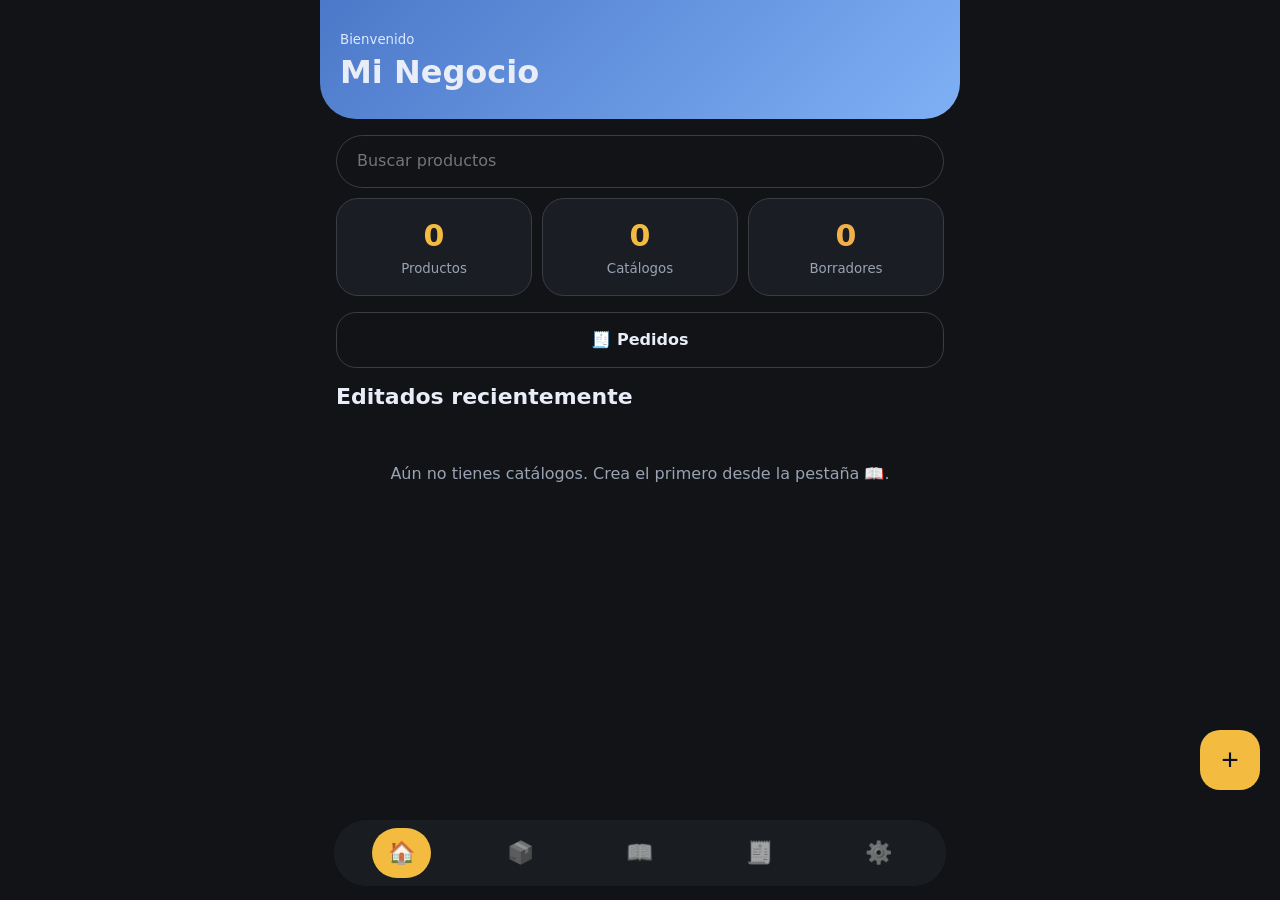
<file: admin.html>
<!DOCTYPE html>
<html lang="es"><head>
<meta name="robots" content="noindex,nofollow"><meta charset="utf-8">
<meta name="viewport" content="width=device-width,initial-scale=1,viewport-fit=cover">
<title>Catálogos</title>
<style>
:root{--bg:#111317;--card:#1A1D23;--bd:#30343c;--pri:#F3BC41;--sec:#469DB0;--onpri:#0b1120;--navbg:#1A1D23ee;--tx:#e8edf7;--mut:#9aa3b2;--ok:#66c37f;--wr:#f0b04a}
*{box-sizing:border-box;margin:0;-webkit-tap-highlight-color:transparent}
body{background:var(--bg);color:var(--tx);font:16px/1.4 system-ui,-apple-system,sans-serif;padding:env(safe-area-inset-top) 0 120px}
#app{max-width:640px;margin:auto;padding:16px}
h1{font-size:32px}h2{font-size:22px}small{color:var(--mut)}
.top{display:flex;align-items:center;gap:12px;margin-bottom:14px}.top h2{flex:1}
.ib,.fab{border:0;background:var(--card);color:var(--tx);width:44px;height:44px;border-radius:50%;font-size:20px}
.fab{position:fixed;right:20px;bottom:110px;width:60px;height:60px;border-radius:20px;background:var(--pri);color:var(--onpri);font-size:30px}
input,textarea,select{width:100%;background:var(--bg);border:1px solid var(--bd);border-radius:16px;padding:14px;color:var(--tx);font:inherit;margin-bottom:10px}
.search{border-radius:28px;padding-left:20px}
.chips{display:flex;gap:8px;overflow-x:auto;margin-bottom:14px}
.chip{flex:none;border:1px solid var(--bd);background:none;color:var(--tx);border-radius:24px;padding:10px 18px;font:inherit}
.chip.on{background:var(--pri);color:var(--onpri);border-color:var(--pri)}
.grid{display:grid;grid-template-columns:1fr 1fr;gap:12px}
.card{background:var(--card);border:1px solid var(--bd);border-radius:24px;overflow:hidden}
.card img{width:100%;aspect-ratio:1;object-fit:cover;display:block}
.card .in{padding:12px}
.tag{display:inline-block;background:var(--bg);color:var(--mut);border-radius:12px;padding:3px 10px;font-size:13px;margin:6px 0}
.pr{color:var(--pri);font-weight:700;font-size:18px}.pr s{color:var(--mut);font-size:13px;font-weight:400}
.act{display:flex;gap:6px;margin-top:8px}.act button{flex:1;border:0;border-radius:10px;padding:6px 2px;font-size:13px;background:var(--bg);color:var(--mut)}
.sec{background:var(--card);border:1px solid var(--bd);border-radius:24px;padding:16px;margin-bottom:14px}
.sec>b{display:block;margin-bottom:10px;color:var(--mut);font-size:14px}
.drop{border:2px dashed var(--bd);border-radius:20px;min-height:170px;display:flex;flex-direction:column;align-items:center;justify-content:center;gap:6px;color:var(--mut);overflow:hidden;text-align:center}
.drop img{width:100%;max-height:260px;object-fit:cover}
.row{display:flex;gap:10px}
.btn,.btn2{border:0;border-radius:20px;padding:16px;font:inherit;font-weight:700;width:100%;background:var(--pri);color:var(--onpri)}
.btn2{background:none;border:1px solid var(--bd);color:var(--tx)}
.bar{position:fixed;left:0;right:0;bottom:0;padding:12px 16px calc(12px + env(safe-area-inset-bottom));background:linear-gradient(transparent,var(--bg) 30%);display:flex;gap:10px;max-width:640px;margin:auto}
#nav{position:fixed;left:14px;right:14px;bottom:calc(14px + env(safe-area-inset-bottom));max-width:612px;margin:auto;background:var(--navbg);backdrop-filter:blur(14px);border-radius:32px;padding:8px;display:flex;justify-content:space-around}
#nav button{border:0;background:none;font-size:22px;padding:12px 16px;border-radius:26px;filter:grayscale(1) opacity(.6)}
#nav button.on{background:var(--pri);filter:none}
.stats{display:grid;grid-template-columns:repeat(3,1fr);gap:10px;margin-bottom:16px}
.stat{background:var(--card);border:1px solid var(--bd);border-radius:22px;padding:16px;text-align:center}
.stat b{display:block;font-size:30px;color:var(--pri)}
.hero{background:linear-gradient(135deg,#4c78c9,#7fb0f5);margin:-16px -16px 16px;padding:28px 20px 24px;border-radius:0 0 36px 36px}
.hero small{color:#dbe8ff}
.pill{font-size:12px;border-radius:12px;padding:3px 10px;font-weight:700}
.pub{background:#183a24;color:var(--ok)}.drf{background:#3a2c12;color:var(--wr)}
.li{display:flex;align-items:center;gap:12px;padding:10px 0;border-bottom:1px solid var(--bd)}
.li img{width:52px;height:52px;border-radius:12px;object-fit:cover}.li div{flex:1}
.li input{width:22px;height:22px;margin:0}
.vars{display:flex;flex-wrap:wrap;gap:6px;margin-bottom:8px}.vars span{background:var(--bg);border-radius:12px;padding:5px 12px}
.empty{text-align:center;color:var(--mut);padding:40px 10px}
/* Vista previa / PDF */
#pages{padding-bottom:70px}
.pg{background:#fff;color:#222;border-radius:24px;padding:22px;margin:0 0 16px;min-height:75vh;display:flex;flex-direction:column;font-family:Georgia,serif}
.hd{font-size:20px;border-bottom:1px solid #ddd;padding-bottom:8px;margin-bottom:16px}
.gr{display:grid;grid-template-columns:1fr 1fr;gap:16px;flex:1;align-content:start}
.it img{width:100%;aspect-ratio:1;object-fit:cover;display:block;margin-bottom:6px}
.it b{display:block}.it small{display:block;color:#666}.it em{font-style:normal;color:var(--ac,#1e88e5);font-weight:700;font-size:18px}
.ft{display:flex;justify-content:space-between;border-top:1px solid #ddd;padding-top:8px;margin-top:16px;font-size:12px;color:#666}
.cover{flex:1;display:flex;flex-direction:column;justify-content:center;text-align:center;gap:12px}
.cover h1{font-size:44px}.cover h2{font-weight:400;color:#555}
.cimg{width:100%;aspect-ratio:1;object-fit:cover;margin-bottom:14px}
.it{position:relative}
.sl{display:none;position:absolute;top:8px;left:8px;z-index:1;background:var(--ac);color:#fff;font:700 11px system-ui;padding:3px 8px;border-radius:6px}
.t-price .sl{display:block}
:is(.t-neon,.t-street,.t-lujo,.t-electronics){color:#eee}
:is(.t-neon,.t-street,.t-lujo,.t-electronics) :is(.hd,.ft){border-color:#333;color:#aaa}
:is(.t-neon,.t-street,.t-lujo,.t-electronics) small{color:#aaa}
.t-neon{background:#0a0a12;font-family:system-ui,sans-serif}.t-neon .it{border:1px solid #7c3aed;padding:8px;border-radius:6px}.t-neon .it b{text-transform:uppercase;font-size:13px}.t-neon .it em{border:1px solid var(--ac);padding:2px 8px;display:inline-block;margin-top:4px;color:var(--ac)}
.t-street{background:#000;font-family:Impact,system-ui,sans-serif}.t-street .gr{grid-template-columns:1fr}.t-street .it{display:grid;grid-template-columns:1fr 1fr;gap:4px 12px;border:1px solid #fff;padding:8px;align-content:center}.t-street .it img{grid-row:span 4;margin:0}.t-street .it b{text-transform:uppercase;font-size:20px}.t-street .it em{color:var(--ac);font-size:22px}
.t-botanical{background:#fbf7f0}.t-botanical .it{background:#fff;border-radius:14px;padding:10px;box-shadow:0 2px 8px #0001}.t-botanical .it img{border-radius:10px}
.t-price{background:#fff8e1;font-family:system-ui,sans-serif}.t-price .it{background:#fff;border-radius:12px;padding:8px}.t-price .hd{color:var(--ac)}
.t-market{background:#f1f8ec;font-family:system-ui,sans-serif}.t-market .gr{grid-template-columns:repeat(3,1fr);gap:8px}.t-market .it{background:#e2f1d9;border-radius:12px;padding:6px;font-size:12px}.t-market .it small{display:none}.t-market .it em{font-size:14px}
.t-menu{font-family:system-ui,sans-serif}.t-menu .gr{grid-template-columns:1fr;gap:0}.t-menu .it{display:grid;grid-template-columns:56px 1fr auto;gap:0 12px;align-items:center;padding:8px 0;border-bottom:1px solid #eee}.t-menu .it img{grid-row:1/4;margin:0;border-radius:8px}.t-menu .it>:not(img):not(em):not(.sl){grid-column:2}.t-menu .it em{grid-column:3;grid-row:1/4}
.t-lujo{background:#0d0d0d}.t-lujo .gr{grid-template-columns:1fr}.t-lujo .it img{aspect-ratio:16/10}.t-lujo :is(.it b,.it em,.hd){color:var(--ac);text-transform:uppercase;letter-spacing:.12em}
.t-rose{background:#fbeef0}.t-rose .it{text-align:center}.t-rose .it img{aspect-ratio:4/5;border-radius:20px}
.t-tech .gr{grid-template-columns:1fr}.t-tech .it{display:grid;grid-template-columns:100px 1fr;gap:2px 14px;border:1px solid #ddd;padding:10px;font-family:system-ui,sans-serif}.t-tech .it img{grid-row:span 4;margin:0}.t-tech .it b{text-transform:uppercase;font-size:14px}.t-tech .it em{background:#111;color:#fff;padding:2px 10px;justify-self:start}
.t-electronics{background:#0b1730;font-family:system-ui,sans-serif}.t-electronics .gr{grid-template-columns:1fr}.t-electronics .it{display:grid;grid-template-columns:1fr 1.2fr;gap:2px 14px;align-items:center;background:#122246;border-radius:12px;padding:10px}.t-electronics .it img{grid-row:span 4;margin:0;border-radius:8px}.t-electronics .it b{text-transform:uppercase}
.gr{min-height:0}
.t-street .it img,.t-electronics .it img{height:40mm;aspect-ratio:auto}
.pt button.st{right:auto;left:4px}
#crop{display:none;position:fixed;inset:0;background:var(--bg);z-index:99;flex-direction:column;align-items:center;justify-content:center;gap:12px;padding:16px;overflow:auto}
#crop canvas{width:min(88vw,400px);height:min(88vw,400px);border-radius:16px;touch-action:none}
#crop .cw{display:flex;gap:10px;width:min(88vw,400px)}#crop .btn,#crop .btn2{padding:12px}
.ph{display:grid;grid-template-columns:repeat(3,1fr);gap:8px;margin-bottom:8px}.pt{position:relative;aspect-ratio:1;border-radius:14px;overflow:hidden;background:var(--bg)}.pt img{width:100%;height:100%;object-fit:cover;display:block}.pt button{position:absolute;top:4px;right:4px;width:26px;height:26px;border:0;border-radius:50%;background:#000a;color:#fff}.pt i{position:absolute;bottom:0;left:0;right:0;background:var(--pri);color:#0b1120;font:700 11px system-ui;text-align:center;padding:2px}.pt.add{display:flex;align-items:center;justify-content:center;border:2px dashed var(--bd);font-size:32px;color:var(--mut)}
.cnt{position:absolute;top:8px;right:8px;background:#000a;border-radius:10px;padding:2px 8px;font-size:12px}
.gal{display:flex;gap:4px;margin-bottom:6px}.pg .it .gal img{width:0;flex:1;height:14mm!important;aspect-ratio:auto!important;margin:0;border-radius:4px;object-fit:cover}
:is(.t-menu,.t-minimal,.t-tech,.t-street,.t-electronics) .gal{grid-column:1/-1}
.th{aspect-ratio:3/4;overflow:hidden;position:relative}
.th .pg{position:absolute;top:0;left:0;width:520px;height:693px;min-height:0;margin:0;border-radius:0;transform-origin:0 0;pointer-events:none}
.tc{background:var(--card);border:2px solid var(--bd);border-radius:24px;overflow:hidden;position:relative}.tc.on{border-color:var(--pri)}
.tc b{display:block;padding:10px 14px}
.tc.on:after{content:"✓";position:absolute;top:8px;right:8px;background:var(--pri);color:var(--onpri);width:28px;height:28px;border-radius:50%;text-align:center;line-height:28px;font-weight:700}
.t-moderna{background:#0f172a;color:#e8edf7;font-family:system-ui,sans-serif}
.t-moderna .hd{color:var(--ac);border-color:#334}
.t-moderna .it{background:#1a2440;border-radius:16px;padding:10px}.t-moderna .it img{border-radius:12px}
.t-moderna .it small,.t-moderna .ft,.t-moderna .cover h2{color:#9aa7c7}.t-moderna .ft{border-color:#334}
.t-minimal{font-family:system-ui,sans-serif;font-weight:300}
.t-minimal .hd{border:0;font-size:14px;letter-spacing:.15em;color:#999}
.t-minimal .gr{grid-template-columns:1fr;gap:18px}
.t-minimal .it{display:grid;grid-template-columns:110px 1fr;gap:2px 16px;align-items:center;border-bottom:1px solid #eee;padding-bottom:14px}
.t-minimal .it img{grid-row:span 4;margin:0}.t-minimal .it b{font-weight:600}
.t-revista{background:#f6f1e7;font-family:Georgia,serif}
.t-revista .hd{text-align:center;letter-spacing:.25em;color:var(--ac);border-color:var(--ac);text-transform:uppercase;font-size:15px}
.t-revista .it img{aspect-ratio:4/5}.t-revista .it b{font-size:18px}
.t-color .hd{background:var(--ac);color:#fff;padding:12px 16px;border:0;border-radius:14px}
.t-color .it{border:2px solid var(--ac);border-radius:16px;padding:10px}.t-color .it img{border-radius:10px}
.t-color .cover{background:var(--ac);color:#fff;border-radius:20px}.t-color .cover h2{color:#fff}
@media print{
 @page{margin:10mm}
 body{background:#fff;padding:0}#app{padding:0;max-width:none}
 #nav,.top,.bar{display:none!important}
 #pages{padding:0}
 .pg{width:100%;height:auto;min-height:0;border-radius:0;margin:0;padding:6mm 4mm;break-after:page;page-break-after:always;break-inside:avoid;-webkit-print-color-adjust:exact;print-color-adjust:exact}
 .pg:last-child{break-after:auto;page-break-after:auto}
 .cover{padding:15mm 0}
 .it{break-inside:avoid}
 :is(.t-clasica,.t-moderna,.t-botanical,.t-price,.t-revista,.t-color,.t-rose,.t-neon,.t-market,.t-lujo) .it img{height:auto;max-height:max(18mm,calc((170mm - var(--rows,2)*(30mm + var(--x,0mm)))/var(--rows,2)))}
 .cimg{aspect-ratio:auto!important;height:70mm}
 .t-minimal .it{grid-template-columns:22mm 1fr;padding-bottom:2mm}.t-tech .it{grid-template-columns:22mm 1fr;padding:2mm 3mm}
 .t-minimal .gr,.t-tech .gr{gap:2mm}
 .t-street .it img,.t-electronics .it img{height:32mm;aspect-ratio:auto!important}
}

.storageMeter{margin-top:10px}.storageTrack{height:12px;background:var(--bg);border:1px solid var(--bd);border-radius:999px;overflow:hidden}.storageFill{height:100%;width:0;background:var(--ok);border-radius:999px;transition:width .35s ease}.storageFill.warn{background:var(--wr)}.storageFill.danger{background:#ef6b73}.storageTop{display:flex;justify-content:space-between;gap:10px;align-items:center}.storageTop b{font-size:15px}.storageMeta{display:flex;justify-content:space-between;gap:10px;margin-top:7px}
.pw{-webkit-text-security:disc}
</style></head>
<body>
<div id="app"></div>
<nav id="nav">
<button data-t="home" onclick="go('home')">🏠</button>
<button data-t="prods" onclick="go('prods')">📦</button>
<button data-t="cats" onclick="go('cats')">📖</button>
<button data-t="orders" onclick="go('orders')">🧾</button>
<button data-t="sets" onclick="go('sets')">⚙️</button>
</nav>
<script>
const $=s=>document.querySelector(s);
const DEFAULT_STATE={p:[],c:[],cats:['General'],set:{brand:'Mi Negocio',tel:'',cur:'$'}};
let S=JSON.parse(localStorage.getItem('catalogos')||'null')||structuredClone(DEFAULT_STATE);
let DB=null, dbReady=null, saveTimer=null, storageTimer=null;
function openDB(){return new Promise((resolve,reject)=>{const r=indexedDB.open('123D_Catalogo_Local',1);r.onupgradeneeded=()=>{if(!r.result.objectStoreNames.contains('state'))r.result.createObjectStore('state');};r.onsuccess=()=>{DB=r.result;resolve(DB)};r.onerror=()=>reject(r.error||new Error('IndexedDB unavailable'))})}
function idbGet(){return new Promise((resolve,reject)=>{const q=DB.transaction('state','readonly').objectStore('state').get('catalogos');q.onsuccess=()=>resolve(q.result||null);q.onerror=()=>reject(q.error)})}
function idbPut(data){return new Promise((resolve,reject)=>{const q=DB.transaction('state','readwrite').objectStore('state').put(data,'catalogos');q.onsuccess=()=>resolve();q.onerror=()=>reject(q.error)})}
async function initStorage(){try{dbReady=openDB();await dbReady;const stored=await idbGet();if(stored){S=stored;return}const legacy=localStorage.getItem('catalogos');if(legacy){try{S=JSON.parse(legacy);await idbPut(slim(S));localStorage.removeItem('catalogos')}catch(e){await idbPut(slim(S))}}else await idbPut(slim(S));try{if(navigator.storage?.persist)await navigator.storage.persist()}catch(e){}}catch(e){console.warn('IndexedDB no disponible; usando localStorage como respaldo temporal.',e)}}
function save(){clearTimeout(saveTimer);saveTimer=setTimeout(async()=>{try{if(DB)await idbPut(slim(S));else localStorage.setItem('catalogos',JSON.stringify(slim(S)));if(V.t=='sets')showStorageInfo();autoPubSchedule()}catch(e){alert('No se pudo guardar. Exporta un respaldo JSON y libera espacio del dispositivo.')}},600)}
async function saveNow(){try{if(DB)await idbPut(slim(S));else localStorage.setItem('catalogos',JSON.stringify(slim(S)))}catch(e){throw e}}
async function storageInfo(){try{return await navigator.storage?.estimate?.()}catch(e){return null}}
function fmtBytes(n){if(!n)return '0 B';const u=['B','KB','MB','GB','TB'],i=Math.min(u.length-1,Math.floor(Math.log(n)/Math.log(1024)));return (n/1024**i).toFixed(i?1:0)+' '+u[i]}
const IMG_MAX=640;
const WEBP=(()=>{try{return document.createElement('canvas').toDataURL('image/webp').startsWith('data:image/webp')}catch(e){return false}})();
const enc=c=>WEBP?c.toDataURL('image/webp',.78):c.toDataURL('image/jpeg',.72);
function norm(x){(x.p||[]).forEach(p=>{if(!p.imgs?.length)p.imgs=p.img?[p.img]:[];p.img=p.imgs[0]||''});x.orders=x.orders||[];return x}
const slim=x=>({...x,p:x.p.map(({img,...r})=>r)});
const uid=()=>Math.random().toString(36).slice(2,9);
const esc=s=>String(s??'').replace(/[&<>"]/g,c=>({'&':'&amp;','<':'&lt;','>':'&gt;','"':'&quot;'}[c]));
const m=n=>S.set.cur+Number(n).toFixed(2);
const price=p=>p.sale?`<s>${m(p.price)}</s> ${m(p.sale)}`:m(p.price);
const prod=id=>S.p.find(p=>p.id==id);
const TPL=[['clasica','Clásica','General'],['minimal','Minimalista','General'],['menu','Lista con fotos','General'],['price','Ofertas','General'],['color','Colorida','General'],['moderna','Moderna oscura','Tecnología'],['neon','Neon Grid','Tecnología'],['electronics','Electrónica','Tecnología'],['tech','Ficha técnica','Tecnología'],['revista','Revista','Belleza'],['botanical','Botánica','Belleza'],['rose','Rose Gold','Belleza'],['street','Streetwear','Moda'],['lujo','Lujo','Lujo'],['market','Mercado fresco','Comida']];
let V={t:'home',q:'',cat:'Todos'};
function go(t,x){Object.assign(V,{t},x||{});R(true)}
function R(top){
 $('#app').innerHTML=({home:H,prods:P,pform:PF,cats:C,cform:CF,prev:PV,sets:ST,tpl:TP,tienda:TI,orders:OR,oform:OF,recalc:RC})[V.t]();
 if(storageTimer){clearInterval(storageTimer);storageTimer=null} if(V.t=='sets'){showStorageInfo();storageTimer=setInterval(()=>{if(V.t=='sets')showStorageInfo();},3000)}
 $('#nav').style.display=['pform','cform','prev','tpl','oform','tienda','recalc'].includes(V.t)?'none':'flex';
 document.querySelectorAll('#nav button').forEach(b=>b.classList.toggle('on',b.dataset.t==V.t));
 if(V.t=='tpl')fit();if(top)scrollTo(0,0)}
/* INICIO */
function H(){
 const dr=S.c.filter(c=>c.status!='pub').length;
 const rec=[...S.c].sort((a,b)=>b.date-a.date).slice(0,5);
 return `<div class=hero><small>Bienvenido</small><h1>${esc(S.set.brand)}</h1></div>
 <input class=search placeholder="Buscar productos" oninput="V.q=this.value;go('prods',{q:this.value})">
 <div class=stats><div class=stat onclick="go('prods')"><b>${S.p.length}</b><small>Productos</small></div>
 <div class=stat onclick="go('cats')"><b>${S.c.length}</b><small>Catálogos</small></div>
 <div class=stat><b style="color:var(--wr)">${dr}</b><small>Borradores</small></div></div>
 <div class=row style="margin-bottom:14px"><button class=btn2 onclick="go('orders')">🧾 Pedidos</button></div>
 ${S.p.length&&(bkDays()===null||bkDays()>=7)?`<div class=sec style="border:1.5px solid #f3bc41"><b>Respalda tus datos</b><small style="display:block;margin:4px 0 10px">${bkDays()===null?'Aún no has hecho un respaldo.':'Tu último respaldo fue hace '+bkDays()+' días.'} Tus productos viven solo en este navegador: si borras los datos de Safari o cambias de teléfono, se pierden.</small><button class=btn2 onclick="exp()">Exportar respaldo ahora</button></div>`:''}
 <h2 style="margin-bottom:10px">Editados recientemente</h2>
 ${rec.length?rec.map(c=>`<div class=sec onclick="openC('${c.id}')"><span class="pill ${c.status=='pub'?'pub':'drf'}">${c.status=='pub'?'Publicado':'Borrador'}</span><h2 style="margin-top:8px">${esc(c.title)}</h2><small>${new Date(c.date).toLocaleDateString('es-MX')} · ${c.ids.length} productos</small></div>`).join(''):'<div class=empty>Aún no tienes catálogos. Crea el primero desde la pestaña 📖.</div>'}
 <button class=fab onclick="newP()">+</button>`}
/* PRODUCTOS */
function P(){
 const q=V.q.toLowerCase();
 const l=S.p.filter(p=>(V.cat=='Todos'||p.cat==V.cat)&&(p.name+p.desc).toLowerCase().includes(q));
 return `<div class=top><h2>Productos</h2></div>
 <input class=search placeholder="Buscar" value="${esc(V.q)}" oninput="V.q=this.value;clearTimeout(V.tm);V.tm=setTimeout(()=>{R();$('.search').focus();$('.search').setSelectionRange(99,99)},250)">
 <div class=chips>${['Todos',...S.cats].map(c=>`<button class="chip ${V.cat==c?'on':''}" onclick="V.cat='${esc(c)}';R()">${esc(c)}</button>`).join('')}</div>
 ${l.length?`<div class=grid>${l.map(p=>`<div class=card style="position:relative"><img loading=lazy decoding=async src="${p.img}">${(p.imgs||[]).length>1?`<span class=cnt>📷 ${p.imgs.length}</span>`:''}<div class=in><b>${esc(p.name)}</b><br>${p.cat?`<span class=tag>${esc(p.cat)}</span><br>`:''}<span class=pr>${price(p)}</span>
 <div class=act><button onclick="editP('${p.id}')">Editar</button><button onclick="dupP('${p.id}')">Copiar</button><button onclick="delP('${p.id}')">Borrar</button></div></div></div>`).join('')}</div>`:'<div class=empty>No hay productos. Toca + para agregar uno.</div>'}
 <button class=fab onclick="newP()">+</button>`}
/* ===== Calculadora de costos y precios ===== */
const CFGD={kg:291,dep:2.92,man:0.90,ene:0.67,mult:{c1:[3.5,4.5],c2:[2.5,3.0],c2e:[3.0,3.5],c3:[2.0,2.3]}};
const CATS={c1:'Cat 1 · Impulso / accesorio (llaveros, piezas ligeras)',c2:'Cat 2 · Decorativo / figura (50 a 200 g)',c2e:'Cat 2 · Kit o ensamble por partes',c3:'Cat 3 · Gran formato (más de 300 g o 10 h)'};
function CFG(){const u=S.cfg||{};return{...CFGD,...u,mult:{...CFGD.mult,...(u.mult||{})}}}
const hrCost=c=>+(c.dep+c.man+c.ene).toFixed(2);
const r5=x=>Math.round(x/5)*5;
const fm=x=>'$'+(+x).toFixed(2);
const catSug=(g,h)=>g>300||h>10?'c3':(g>0&&g<50?'c1':'c2');
const midM=(cat)=>{const k=CFG().mult[cat]||CFG().mult.c2;return +(((k[0]+k[1])/2).toFixed(2))};
/* filamentos: el primero ("def") usa el precio por defecto; los demás se agregan en Ajustes */
const filaments=()=>[{id:'def',n:'PLA (por defecto)',kg:CFG().kg},...((S.cfg&&S.cfg.fil)||[]).map(f=>({id:f.id,n:f.n||'Filamento',kg:+f.kg||0}))];
const kgOf=id=>{const f=filaments().find(x=>x.id==id);return f?f.kg:CFG().kg};
const flRows=c=>Array.isArray(c.fl)&&c.fl.length?c.fl:[{f:'def',g:c.g}];
const gramsOf=c=>flRows(c).reduce((a,r)=>a+(+r.g||0),0);
const matOf=c=>flRows(c).reduce((a,r)=>a+(+r.g||0)*kgOf(r.f)/1000,0);
function calcOut(c){
 const g=gramsOf(c),h=(+c.h||0)+(+c.m||0)/60,z=Math.max(1,Math.round(+c.z||1));
 if(!g&&!h)return{html:'<small>Escribe los gramos y el tiempo para ver el precio sugerido.</small>',price:0};
 const cf=CFG(),mat=matOf(c),maq=h*hrCost(cf),tot=mat+maq,pz=tot/z,k=cf.mult[c.cat]||cf.mult.c2,mult=+c.mult||0;
 const lo=r5(pz*k[0]),hi=r5(pz*k[1]),price=mult?r5(pz*mult):0;
 return{price,html:`<small style="display:block;line-height:1.5">Material ${fm(mat)} + máquina ${fm(maq)} = <b>costo directo ${fm(tot)}</b>${z>1?`<br>Por pieza (${z} en la placa): <b>${fm(pz)}</b>`:''}<br>Rango sugerido (${k[0]}x a ${k[1]}x): <b>$${lo} a $${hi}</b>${price?`<br>Con ${mult}x: <b style="font-size:16px">$${price}</b> · ganancia ${fm(price-pz)}`:''}</small>`}}
const flSelHtml=(r)=>`<select class=cfs style="flex:2;min-width:0" onchange="calc()">${filaments().map(x=>`<option value="${esc(x.id)}" ${r.f==x.id?'selected':''}>${esc(x.n)} · ${fm(x.kg)}/kg</option>`).join('')}</select>`;
const flRowsHtml=c=>{const rows=flRows(c);return rows.map((r,i)=>`<div class=row style="align-items:center;margin-bottom:6px">${flSelHtml(r)}<input class=cgi type=number inputmode=decimal placeholder="Gramos" value="${esc(r.g??'')}" oninput="calc()" style="flex:1;min-width:0">${rows.length>1?`<button type=button class=ib style="flex:none;margin-bottom:10px" onclick="calcDelFl(${i})">✕</button>`:''}</div>`).join('')};
function calcUI(f){const c=f.cost||{};
 return `<details class=sec id=ccalc ${f.cost&&(c.g||c.h||(c.fl&&c.fl.length>1))?'open':''}><summary style="cursor:pointer;font-weight:700">Calculadora de costos</summary>
 <small style="display:block;margin:8px 0">Escribe lo que marca tu laminador. Los gramos son del modelo, la purga y los soportes.</small>
  <small style="display:block;margin:10px 0 6px">Filamentos usados y gramos de cada uno</small>
 <div id=cfl>${flRowsHtml(c)}</div>
 <button type=button class=btn2 onclick="calcAddFl()">+ Agregar otro filamento</button>
 <small style="display:block;margin:10px 0 6px">Tiempo de impresión</small>
 <div class=row><input id=ch type=number inputmode=numeric placeholder="Horas" value="${c.h??''}" oninput="calc()"><input id=cmin type=number inputmode=numeric placeholder="Min" value="${c.m??''}" oninput="calc()"></div>
 <div class=row style="margin-top:8px"><input id=cz type=number inputmode=numeric placeholder="Piezas en la placa (1)" value="${c.z??''}" oninput="calc()"></div>
 <select id=ccat style="margin-top:8px" onchange="calcCat()">${Object.entries(CATS).map(([k,l])=>`<option value="${k}" ${(c.cat||'c2')==k?'selected':''}>${l}</option>`).join('')}</select>
 <div class=row style="margin-top:8px;align-items:center"><span style="flex:1;font-size:13px">Multiplicador</span><input id=cm type=number step=0.05 inputmode=decimal value="${c.mult??midM(c.cat||'c2')}" oninput="calcM()"></div>
 <div id=cout style="margin:10px 0">${calcOut({...c,cat:c.cat||'c2',mult:c.mult??midM(c.cat||'c2')}).html}</div>
 <button type=button class=btn2 id=cuse onclick="useCalc()">Usar este precio</button></details>`}
const flFromDom=()=>{const s=[...document.querySelectorAll('#ccalc .cfs')],g=[...document.querySelectorAll('#ccalc .cgi')];return s.map((x,i)=>({f:x.value,g:g[i]?g[i].value:''}))};
function calc(){const c=V.f.cost=V.f.cost||{};
 c.fl=flFromDom();c.g=String(gramsOf(c)||'');c.h=$('#ch').value;c.m=$('#cmin').value;c.z=$('#cz').value;
 const z=Math.max(1,Math.round(+c.z||1));
 if(!c.manualCat)c.cat=catSug(gramsOf(c)/z,((+c.h||0)+(+c.m||0)/60)/z);
 if(!c.manualM)c.mult=midM(c.cat);
 $('#ccat').value=c.cat;$('#cm').value=c.mult;$('#cout').innerHTML=calcOut(c).html}
function calcAddFl(){const c=V.f.cost=V.f.cost||{};c.fl=flFromDom();c.fl.push({f:'def',g:''});R()}
function calcDelFl(i){const c=V.f.cost=V.f.cost||{};c.fl=flFromDom();c.fl.splice(i,1);c.g=String(gramsOf(c)||'');R()}
function calcCat(){const c=V.f.cost=V.f.cost||{};c.manualCat=true;c.cat=$('#ccat').value;if(!c.manualM){c.mult=midM(c.cat);$('#cm').value=c.mult}$('#cout').innerHTML=calcOut(c).html}
function calcM(){const c=V.f.cost=V.f.cost||{};c.manualM=true;c.mult=+$('#cm').value||0;c.cat=c.cat||$('#ccat').value;$('#cout').innerHTML=calcOut(c).html}
function useCalc(){const c=V.f.cost||{},o=calcOut({...c,cat:c.cat||'c2'});if(!o.price)return;V.f.price=o.price;$('#fprice').value=o.price;const e=$('#cuse');e.textContent='Precio puesto ✓';setTimeout(()=>{e.textContent='Usar este precio'},1500)}
function setCfg(k,v,sub){S.cfg=S.cfg||{};if(sub){S.cfg.mult=S.cfg.mult||{};S.cfg.mult[sub[0]]=S.cfg.mult[sub[0]]||[...CFGD.mult[sub[0]]];S.cfg.mult[sub[0]][sub[1]]=+v||0}else S.cfg[k]=+v||0;save();const e=$('#cfgHr');if(e)e.textContent=fm(hrCost(CFG()))}
function filAdd(){S.cfg=S.cfg||{};S.cfg.fil=S.cfg.fil||[];S.cfg.fil.push({id:uid(),n:'',kg:''});save();R()}
function filSet(i,k,v){S.cfg.fil[i][k]=v;save()}
function filDel(i){if(!confirm('¿Quitar este filamento? Los productos que lo usan se calcularán con el precio por defecto.'))return;S.cfg.fil.splice(i,1);save();R()}
function costUI(){const c=CFG(),m=c.mult,inp=(k,l,v)=>`<div style="flex:1"><small>${l}</small><input type=number step=0.01 inputmode=decimal value="${v}" oninput="setCfg('${k}',this.value)"></div>`;
 const mr=(k,l)=>`<div class=row style="align-items:center;margin-top:6px"><span style="flex:1.6;font-size:13px">${l}</span><input type=number step=0.1 inputmode=decimal value="${m[k][0]}" oninput="setCfg('',this.value,['${k}',0])"><input type=number step=0.1 inputmode=decimal value="${m[k][1]}" oninput="setCfg('',this.value,['${k}',1])"></div>`;
 const fl=(S.cfg&&S.cfg.fil)||[];
 return `<div class=sec><b>Costos y precios</b><small style="display:block;margin:4px 0 8px;line-height:1.4">Los usa la calculadora de costos de cada producto. Son datos privados: no salen en tu catálogo web.</small>
 <div class=row>${inp('kg','PLA por defecto $/kg',c.kg)}${inp('dep','Depreciación $/h',c.dep)}</div>
 <div class=row style="margin-top:6px">${inp('man','Mantenimiento $/h',c.man)}${inp('ene','Energía $/h',c.ene)}</div>
 <small style="display:block;margin:8px 0">Tarifa por hora de máquina: <b id=cfgHr>${fm(hrCost(c))}</b></small>
 <small>Otros filamentos (nombre y precio por kilo)</small>
 ${fl.map((f,i)=>`<div class=row style="align-items:center;margin-top:6px"><input placeholder="Nombre (ej. PETG negro)" value="${esc(f.n)}" oninput="filSet(${i},'n',this.value)" style="flex:2"><input type=number inputmode=decimal placeholder="$/kg" value="${esc(f.kg)}" oninput="filSet(${i},'kg',this.value)" style="flex:1"><button class=ib style="flex:none;margin-bottom:10px" onclick="filDel(${i})">✕</button></div>`).join('')}
 <button class=btn2 style="margin:6px 0 10px" onclick="filAdd()">+ Agregar filamento</button>
 <small>Multiplicadores (mínimo y máximo)</small>
 ${mr('c1','Cat 1 · Accesorios')}${mr('c2','Cat 2 · Decorativo')}${mr('c2e','Cat 2 · Ensamble')}${mr('c3','Cat 3 · Gran formato')}</div>`}
/* ===== Negocio: tienda web, pedidos, cotizador, recalcular, imagen y enlaces ===== */
const LOGO_IMG='[data-uri]';
const STATES=['Pendiente','Imprimiendo','Listo','Entregado','Cancelado'];
const todayStr=()=>new Date().toISOString().slice(0,10);
function costCalc(c){const g=gramsOf(c),h=(+c.h||0)+(+c.m||0)/60,z=Math.max(1,Math.round(+c.z||1));
 const cf=CFG(),mat=matOf(c),maq=h*hrCost(cf),tot=mat+maq,pz=tot/z;
 const cat=c.cat||catSug(g/z,h/z),k=cf.mult[cat]||cf.mult.c2,mult=c.manualM&&+c.mult?+c.mult:midM(cat);
 return{g,h,z,mat,maq,tot,pz,cat,k,mult,price:r5(pz*mult)}}
const costPz=p=>{const c=p.cost;return c&&(+c.g||+c.h)?+costCalc(c).pz.toFixed(2):''};
const fmt=x=>S.set.cur+(+x).toFixed(Math.abs(x%1)>0.004?2:0);
/* ---- Mi tienda web ---- */
function shopS(){S.shop=S.shop||{};const s=S.shop;s.faq=s.faq||[];s.descuentos=s.descuentos||[];s.cupones=s.cupones||[];return s}
function setShop(k,v){shopS()[k]=v;save()}
function shopSet(k,i,f,v){shopS()[k][i][f]=v;save()}
function shopAdd(k){shopS()[k].push(k=='faq'?{q:'',a:''}:k=='descuentos'?{min:'',pct:''}:{code:'',tipo:'pct',val:'',min:'',vence:''});save();R()}
function shopDel(k,i){shopS()[k].splice(i,1);save();R()}
function shopOut(){const s=S.shop||{},o={};
 ['tiempo','envios','pagos','about','instagram','goatcounter'].forEach(k=>{const v=String(s[k]||'').trim();if(v)o[k]=k=='instagram'?v.replace(/^@/,''):v});
 const ent=String(s.entrega||'').split(',').map(x=>x.trim()).filter(Boolean);if(ent.length)o.entrega=ent;
 const fq=(s.faq||[]).filter(f=>f.q&&f.q.trim()&&f.a&&f.a.trim()).map(f=>[f.q.trim(),f.a.trim()]);if(fq.length)o.faq=fq;
 const ds=(s.descuentos||[]).map(d=>({min:Math.round(+d.min),pct:+d.pct})).filter(d=>d.min>0&&d.pct>0&&d.pct<100);if(ds.length)o.descuentos=ds;
 const cp={};(s.cupones||[]).forEach(c=>{const code=String(c.code||'').trim().toUpperCase(),v=+c.val;if(!code||!(v>0))return;const e=c.tipo=='monto'?{monto:v}:{pct:Math.min(v,99)};if(+c.min>0)e.min=+c.min;if(c.vence)e.vence=c.vence;cp[code]=e});
 if(Object.keys(cp).length)o.cupones=cp;
 if(S.theme&&Object.keys(S.theme).length)o.colores={...THEME0,...S.theme};
 return o}
function TI(){const s=shopS(),inp=(k,ph)=>`<input placeholder="${ph}" value="${esc(s[k]||'')}" oninput="setShop('${k}',this.value)">`;
 return `<div class=top><button class=ib onclick="go('sets')">‹</button><h2>Mi tienda web</h2></div>
 <small style="display:block;margin-bottom:12px;line-height:1.4">Lo que escribas aquí se publica junto con tu catálogo. Lo que dejes vacío usa lo que ya trae la página. Para que tus clientes lo vean, toca Publicar en la web en Ajustes.</small>
 <div class=sec><b>Datos para tus clientes</b>
  ${inp('tiempo','Tiempo de producción (ej. 2 a 5 días hábiles)')}${inp('envios','Envíos (ej. A todo México por paquetería)')}${inp('pagos','Formas de pago (ej. Transferencia o efectivo)')}
  ${inp('entrega','Opciones de entrega, separadas por coma (ej. Envío, Recoger en persona)')}${inp('instagram','Instagram, sin @ (ej. 12_tresd)')}</div>
 <div class=sec><b>Quiénes somos</b><textarea rows=4 placeholder="Cuenta tu historia. Una línea nueva separa los párrafos." oninput="setShop('about',this.value)">${esc(s.about||'')}</textarea></div>
 <div class=sec><b>Preguntas frecuentes</b>${s.faq.map((f,i)=>`<div style="border-top:1px solid var(--bd);padding-top:10px;margin-top:10px"><input placeholder="Pregunta" value="${esc(f.q)}" oninput="shopSet('faq',${i},'q',this.value)"><textarea rows=2 placeholder="Respuesta" oninput="shopSet('faq',${i},'a',this.value)">${esc(f.a)}</textarea><button class=btn2 onclick="shopDel('faq',${i})">Quitar</button></div>`).join('')}
  <button class=btn2 style="margin-top:10px" onclick="shopAdd('faq')">+ Agregar pregunta</button><small style="display:block;margin-top:6px">Si no agregas ninguna, la página usa las preguntas que ya trae.</small></div>
 <div class=sec><b>Descuentos por cantidad</b>${s.descuentos.map((d,i)=>`<div class=row style="align-items:center"><input type=number inputmode=numeric placeholder="Desde cuántas piezas" value="${esc(d.min)}" oninput="shopSet('descuentos',${i},'min',this.value)"><input type=number inputmode=decimal placeholder="% de descuento" value="${esc(d.pct)}" oninput="shopSet('descuentos',${i},'pct',this.value)"><button class=ib style="flex:none;margin-bottom:10px" onclick="shopDel('descuentos',${i})">✕</button></div>`).join('')}
  <button class=btn2 onclick="shopAdd('descuentos')">+ Agregar descuento</button></div>
 <div class=sec><b>Cupones</b>${s.cupones.map((c,i)=>`<div style="border-top:1px solid var(--bd);padding-top:10px;margin-top:10px"><div class=row><input placeholder="CÓDIGO" value="${esc(c.code)}" autocapitalize=characters oninput="shopSet('cupones',${i},'code',this.value)"><select style="flex:none;width:90px" onchange="shopSet('cupones',${i},'tipo',this.value)"><option value=pct ${c.tipo!='monto'?'selected':''}>%</option><option value=monto ${c.tipo=='monto'?'selected':''}>${esc(S.set.cur)}</option></select><input type=number inputmode=decimal placeholder="Valor" value="${esc(c.val)}" oninput="shopSet('cupones',${i},'val',this.value)"></div>
  <div class=row><input type=number inputmode=decimal placeholder="Compra mínima (opcional)" value="${esc(c.min)}" oninput="shopSet('cupones',${i},'min',this.value)"><input type=date value="${esc(c.vence)}" title="Vence" oninput="shopSet('cupones',${i},'vence',this.value)"></div><button class=btn2 onclick="shopDel('cupones',${i})">Quitar cupón</button></div>`).join('')}
  <button class=btn2 style="margin-top:10px" onclick="shopAdd('cupones')">+ Agregar cupón</button><small style="display:block;margin-top:6px">Los cupones se pueden ver en el código de la página: úsalos para promociones públicas.</small></div>
 <div class=sec><b>Estadísticas de visitas</b>${inp('goatcounter','Código de GoatCounter (opcional)')}</div>`}
/* ---- Pedidos y ventas ---- */
const ordTot=o=>(o.items||[]).reduce((a,i)=>a+(+i.q||0)*(+i.pr||0),0);
const ordCost=o=>(o.items||[]).reduce((a,i)=>a+(+i.q||0)*(+i.co||0),0);
function OR(){const os=S.orders=S.orders||[],mes=todayStr().slice(0,7),act=o=>o.estado!='Cancelado';
 const cobM=os.filter(o=>act(o)&&o.pagado&&(o.date||'').slice(0,7)==mes);
 const cobrado=cobM.reduce((a,o)=>a+ordTot(o),0),gan=cobM.reduce((a,o)=>a+ordTot(o)-ordCost(o),0);
 const porCobrar=os.filter(o=>act(o)&&!o.pagado).reduce((a,o)=>a+ordTot(o),0);
 const activos=os.filter(o=>['Pendiente','Imprimiendo','Listo'].includes(o.estado)).length;
 const f=V.of||'Todos',fl=['Todos','Pendiente','Imprimiendo','Listo','Entregado','Por cobrar'];
 const list=os.filter(o=>f=='Todos'||(f=='Por cobrar'?(act(o)&&!o.pagado):o.estado==f)).sort((a,b)=>(b.date||'').localeCompare(a.date||''));
 return `<div class=top><h2>Pedidos y ventas</h2><button class=ib onclick="newO()">+</button></div>
 <div class=stats><div class=stat><b style="font-size:19px">${fmt(cobrado)}</b><small>Cobrado este mes</small></div><div class=stat><b style="font-size:19px;color:var(--ok)">${fmt(gan)}</b><small>Ganancia del mes</small></div><div class=stat><b style="font-size:19px;color:var(--wr)">${fmt(porCobrar)}</b><small>Por cobrar</small></div></div>
 <small style="display:block;margin-bottom:10px">Pedidos activos: <b>${activos}</b></small>
 <div class=chips>${fl.map(x=>`<button class="chip ${x==f?'on':''}" onclick="go('orders',{of:'${x}'})">${x}</button>`).join('')}</div>
 ${list.length?list.map(o=>`<div class=sec onclick="editO('${o.id}')"><div class=row style="align-items:center"><b style="flex:1;margin:0;color:var(--tx);font-size:16px">${esc(o.cliente||'Sin nombre')}</b><span class="pill ${o.pagado?'pub':'drf'}">${o.pagado?'Pagado':'Por cobrar'}</span></div><small style="display:block;margin:6px 0">${(o.items||[]).map(i=>esc(i.q+'× '+i.n)).join(', ')}</small><div class=row style="align-items:center"><span class=pill style="background:var(--bg);color:var(--mut)">${esc(o.estado)}</span><span style="flex:1;text-align:right"><b>${fmt(ordTot(o))}</b> <small>${esc(o.date||'')}</small></span></div></div>`).join(''):'<div class=empty>Aún no hay pedidos. Toca + para anotar el primero.</div>'}
 <div style="height:90px"></div>`}
function newO(x){go('oform',{o:{id:'',date:todayStr(),cliente:'',items:[],estado:'Pendiente',pagado:false,notas:'',...(x||{})}})}
function editO(id){go('oform',{o:JSON.parse(JSON.stringify(S.orders.find(o=>o.id==id)))})}
const oTotHtml=()=>{const t=ordTot(V.o),c=ordCost(V.o);return `Total <b>${fmt(t)}</b> · Costo ${fmt(c)} · Ganancia <b style="color:var(--ok)">${fmt(t-c)}</b>`};
function oTot(){$('#otot').innerHTML=oTotHtml()}
/* ---- Selector de productos con fotos (pedidos) ---- */
const pkItems=id=>(V.o.items||[]).filter(i=>i.pid==id).reduce((a,i)=>a+(+i.q||0),0);
const pkTotal=()=>(V.o.items||[]).filter(i=>i.pid).reduce((a,i)=>a+(+i.q||0),0);
function oPick(){V.pk=V.pk||{q:'',cat:'Todos'};let e=document.getElementById('pkm');
 if(!e){e=document.createElement('div');e.id='pkm';e.style.cssText='position:fixed;left:0;right:0;top:0;bottom:0;background:var(--bg);z-index:160;overflow-y:auto;padding:16px 16px 40px;max-width:640px;margin:auto';document.body.appendChild(e)}
 e.style.display='block';document.body.style.overflow='hidden';oPickDraw()}
function oPickDraw(){const k=V.pk,q=k.q.toLowerCase().trim(),cats=['Todos',...S.cats,...new Set(S.p.map(p=>p.cat).filter(c=>c&&!S.cats.includes(c)))];
 const l=S.p.filter(p=>(k.cat=='Todos'||p.cat==k.cat)&&(!q||(p.name+' '+(p.desc||'')).toLowerCase().includes(q)));
 document.getElementById('pkm').innerHTML=`<div class=top style="position:sticky;top:-16px;background:var(--bg);padding:8px 0;z-index:2"><h2 style="margin:0">Elige productos</h2><button class=btn style="width:auto;padding:10px 18px" onclick="oPickClose()">Listo (<span id=pkn>${pkTotal()}</span>)</button></div>
 <input id=pks placeholder="Buscar producto" value="${esc(k.q)}" oninput="V.pk.q=this.value;clearTimeout(V.pkt);V.pkt=setTimeout(()=>{oPickDraw();const s=document.getElementById('pks');if(s){s.focus();s.setSelectionRange(99,99)}},250)">
 <div class=chips>${cats.map(c=>`<button class="chip ${k.cat==c?'on':''}" data-c="${esc(c)}" onclick="V.pk.cat=this.dataset.c;oPickDraw()">${esc(c)}</button>`).join('')}</div>
 ${l.length?`<div class=grid>${l.map(p=>`<div class=card style="position:relative;cursor:pointer" onclick="oPickAdd('${esc(p.id)}')"><img loading=lazy src="${(p.imgs&&p.imgs[0])||p.img||''}"><span class=cnt id="pkb-${esc(p.id)}" style="${pkItems(p.id)?'':'display:none'}">× ${pkItems(p.id)}</span><div class=in><b>${esc(p.name)}</b><br><span class=pr>${price(p)}</span>${p.out?' <small>Agotado</small>':''}</div></div>`).join('')}</div>`:'<div class=empty>No hay productos con ese filtro.</div>'}`}
function oPickAdd(id){const p=prod(id);if(!p)return;const it=(V.o.items||[]).find(i=>i.pid==id);
 if(it)it.q=(+it.q||0)+1;else V.o.items.push({pid:id,n:p.name,q:1,pr:+(p.sale||p.price)||0,co:costPz(p)});
 const b=document.getElementById('pkb-'+id);if(b){b.style.display='';b.textContent='× '+pkItems(id)}
 const n=document.getElementById('pkn');if(n)n.textContent=pkTotal()}
function oPickClose(){const e=document.getElementById('pkm');if(e)e.style.display='none';document.body.style.overflow='';R()}
function oAddFree(){V.o.items.push({n:'',q:1,pr:'',co:''});R()}
function oDel(k){V.o.items.splice(k,1);R()}
function oSave(){const o=V.o,items=o.items.filter(i=>String(i.n).trim());
 if(!items.length)return alert('Agrega al menos un producto con su descripción.');
 o.items=items.map(i=>({...(i.pid?{pid:i.pid}:{}),n:String(i.n).trim(),q:+i.q||1,pr:+i.pr||0,co:+i.co||0}));
 S.orders=S.orders||[];if(o.id)S.orders[S.orders.findIndex(x=>x.id==o.id)]=o;else{o.id=uid();S.orders.unshift(o)}
 save();go('orders')}
function oDelete(){if(!confirm('¿Borrar este pedido?'))return;S.orders=S.orders.filter(x=>x.id!=V.o.id);save();go('orders')}
function OF(){const o=V.o;
 return `<div class=top><button class=ib onclick="go('orders')">‹</button><h2>${o.id?'Pedido':'Nuevo pedido'}</h2></div>
 <div class=sec><b>Cliente</b><input placeholder="Nombre del cliente" value="${esc(o.cliente)}" oninput="V.o.cliente=this.value"><input type=date value="${esc(o.date)}" oninput="V.o.date=this.value"></div>
 <div class=sec><b>Productos</b>${o.items.map((i,k)=>`<div style="border-bottom:1px solid var(--bd);padding-bottom:8px;margin-bottom:10px"><input placeholder="Descripción" value="${esc(i.n)}" oninput="V.o.items[${k}].n=this.value"><div class=row><div style="flex:1"><small>Cantidad</small><input type=number inputmode=numeric value="${esc(i.q)}" oninput="V.o.items[${k}].q=this.value;oTot()"></div><div style="flex:1"><small>Precio c/u</small><input type=number inputmode=decimal value="${esc(i.pr)}" oninput="V.o.items[${k}].pr=this.value;oTot()"></div><div style="flex:1"><small>Costo c/u</small><input type=number inputmode=decimal value="${esc(i.co)}" oninput="V.o.items[${k}].co=this.value;oTot()"></div></div><button class=btn2 onclick="oDel(${k})">Quitar</button></div>`).join('')}
  <button class=btn2 onclick="oPick()">+ Agregar producto del catálogo</button>
  <button class=btn2 onclick="oAddFree()">+ Pieza personalizada</button>
  <div id=otot style="margin-top:12px;font-size:14px">${oTotHtml()}</div></div>
 <div class=sec><b>Estado</b><select onchange="V.o.estado=this.value">${STATES.map(s=>`<option ${s==o.estado?'selected':''}>${s}</option>`).join('')}</select>
  <label class=li style="border:0"><div>Pagado</div><input type=checkbox ${o.pagado?'checked':''} onchange="V.o.pagado=this.checked"></label>
  <textarea rows=2 placeholder="Notas (opcional)" oninput="V.o.notas=this.value">${esc(o.notas||'')}</textarea></div>
 <div style="height:90px"></div><div class=bar><button class=btn onclick="oSave()">✓ Guardar pedido</button>${o.id?'<button class=btn2 onclick="oDelete()">Borrar</button>':''}</div>`}
/* ---- Recalcular precios ---- */
const rcList=()=>S.p.filter(p=>p.cost&&(+p.cost.g||+p.cost.h)).map(p=>{const r=costCalc(p.cost);return{p,old:+p.price||0,nw:r.price}}).filter(x=>x.nw>0&&x.nw!==x.old);
function RC(){const L=rcList();if(!V.rcSel)V.rcSel=L.map(x=>x.p.id);const cf=CFG();
 return `<div class=top><button class=ib onclick="go('sets')">‹</button><h2>Recalcular precios</h2></div>
 <small style="display:block;margin-bottom:12px;line-height:1.4">Se usan tus costos actuales: filamento ${fmt(cf.kg)}/kg y máquina ${fmt(hrCost(cf))}/h. Solo aparecen productos con cálculo guardado cuyo precio cambiaría. Revisa y marca los que quieras actualizar.</small>
 ${L.length?L.map(x=>`<label class=li><div><b style="color:var(--tx)">${esc(x.p.name)}</b><br><small>${fmt(x.old)} → <b style="color:${x.nw>x.old?'var(--wr)':'var(--ok)'}">${fmt(x.nw)}</b> (${x.nw>x.old?'+':''}${fmt(x.nw-x.old)})</small></div><input type=checkbox ${V.rcSel.includes(x.p.id)?'checked':''} onchange="rcTog('${x.p.id}',this.checked)"></label>`).join(''):'<div class=empty>Todos tus precios con cálculo ya están al día.</div>'}
 <div style="height:90px"></div>${L.length?`<div class=bar><button class=btn onclick="rcApply()">Aplicar a <span id=rcn>${V.rcSel.length}</span> producto(s)</button></div>`:''}`}
function rcTog(id,on){const a=V.rcSel,i=a.indexOf(id);if(on&&i<0)a.push(id);if(!on&&i>=0)a.splice(i,1);$('#rcn').textContent=a.length}
function rcApply(){const ids=V.rcSel||[];if(!ids.length)return alert('No marcaste ningún producto.');
 if(!confirm('Se actualizará el precio de '+ids.length+' producto(s). Si alguno está en oferta, revisa su precio de oferta. ¿Seguir?'))return;
 ids.forEach(id=>{const p=prod(id);if(p)p.price=costCalc(p.cost).price});save();V.rcSel=null;alert('Listo. Recuerda publicar en la web para que los clientes vean los precios nuevos.');go('prods')}
/* ---- Imagen para compartir ---- */
const loadImg=src=>new Promise((ok,no)=>{const i=new Image();i.onload=()=>ok(i);i.onerror=no;i.src=src});
function rrp(g,x,y,w,h,r){g.beginPath();g.moveTo(x+r,y);g.arcTo(x+w,y,x+w,y+h,r);g.arcTo(x+w,y+h,x,y+h,r);g.arcTo(x,y+h,x,y,r);g.arcTo(x,y,x+w,y,r);g.closePath()}
function wrapLines(g,t,maxW,maxL){const w=String(t).split(/\s+/),L=[];let c='';for(const x of w){const n=c?c+' '+x:x;if(g.measureText(n).width>maxW&&c){L.push(c);c=x}else c=n}if(c)L.push(c);
 if(L.length>maxL){L.length=maxL;let l=L[maxL-1];while(l.length>1&&g.measureText(l+'…').width>maxW)l=l.slice(0,-1);L[maxL-1]=l+'…'}return L}
async function shareImg(){const f=V.f;if(!f.imgs?.length)return alert('Agrega una foto del producto primero.');
 busy('Creando imagen…');
 try{
  const W=1080,H=1350,c=document.createElement('canvas');c.width=W;c.height=H;const g=c.getContext('2d');
  g.fillStyle='#1A1D23';g.fillRect(0,0,W,H);
  const im=await loadImg(f.imgs[0]),s=960;
  g.save();rrp(g,60,60,s,s,48);g.clip();const k=Math.max(s/im.width,s/im.height),w=im.width*k,h=im.height*k;g.drawImage(im,60+(s-w)/2,60+(s-h)/2,w,h);g.restore();
  const tag=f.out?'AGOTADO':f.sale?'OFERTA':(f.nuevo&&Date.now()-f.nuevo<30*864e5?'NUEVO':'');
  if(tag){g.font='800 40px system-ui,-apple-system,sans-serif';const tw=g.measureText(tag).width+56;g.fillStyle=f.out?'#667085':tag=='NUEVO'?'#469DB0':'#F3BC41';rrp(g,92,92,tw,72,36);g.fill();g.fillStyle=f.out||tag=='NUEVO'?'#fff':'#1A1D23';g.textAlign='left';g.fillText(tag,120,144)}
  g.textAlign='left';g.fillStyle='#fff';g.font='700 54px system-ui,-apple-system,sans-serif';
  wrapLines(g,f.name||'',650,2).forEach((l,i)=>g.fillText(l,60,1115+i*60));
  const cur=S.set.cur,fp=x=>cur+(+x).toFixed(Math.abs(x%1)>0.004?2:0);
  g.fillStyle='#F3BC41';g.font='800 84px system-ui,-apple-system,sans-serif';g.fillText(fp(f.sale||f.price),60,1262);
  if(f.sale){const px=60+g.measureText(fp(f.sale)).width+24;g.fillStyle='#9AA3B2';g.font='500 40px system-ui,-apple-system,sans-serif';const o=fp(f.price);g.fillText(o,px,1260);g.fillRect(px,1245,g.measureText(o).width,3)}
  g.fillStyle='#CBD2DF';g.font='500 30px system-ui,-apple-system,sans-serif';g.fillText('Pídelo por WhatsApp'+((S.shop&&S.shop.instagram)?' · @'+String(S.shop.instagram).replace(/^@/,''):''),60,1316);
  try{const lg=await loadImg(LOGO_IMG);g.fillStyle='#fff';rrp(g,750,1075,270,230,30);g.fill();const lh=190,lw=lg.width*lh/lg.height;g.drawImage(lg,885-Math.min(lw,250)/2,1095,Math.min(lw,250),lh*Math.min(lw,250)/lw)}catch(e){}
  const blob=await new Promise(r=>c.toBlob(r,'image/png'));busy();
  const file=new File([blob],'producto.png',{type:'image/png'});
  if(navigator.canShare&&navigator.canShare({files:[file]})){try{await navigator.share({files:[file],title:f.name})}catch(e){}}
  else{const a=document.createElement('a');a.href=URL.createObjectURL(blob);a.download='producto.png';a.click();setTimeout(()=>URL.revokeObjectURL(a.href),2000)}
 }catch(e){busy();alert('No se pudo crear la imagen.')}}
const shareSec=f=>f.id&&f.imgs&&f.imgs.length?`<div class=sec><b>Compartir</b><button class=btn2 onclick="shareImg()">Crear imagen para redes</button><small style="display:block;margin-top:6px">Crea una imagen con la foto, el precio y tu logo, lista para Instagram o para estados de WhatsApp.</small></div>`:'';
/* ---- Enlaces por categoría ---- */
function catLinks(){return S.cats.length?`<small style="display:block;margin:12px 0 4px">Enlace directo a cada categoría de tu catálogo web:</small>${S.cats.map((c,i)=>`<div class=li style="border:0;padding:6px 0"><div>${esc(c)}</div><button class=btn2 style="flex:none;width:auto;padding:8px 14px;margin:0" onclick="copyCatLink(${i})">Copiar enlace</button></div>`).join('')}`:''}
function copyCatLink(i){const u=ghBase()+'?c='+encodeURIComponent(S.cats[i]);
 if(navigator.clipboard)navigator.clipboard.writeText(u).then(()=>{busy('Enlace copiado ✓');setTimeout(busy,1400)},()=>prompt('Copia este enlace:',u));else prompt('Copia este enlace:',u)}
/* ---- Menú de negocio en Ajustes ---- */
const bizUI=()=>`<div class=sec><b>Mi negocio</b><div class=row><button class=btn2 onclick="go('tienda')">🌐 Mi tienda web</button><button class=btn2 onclick="go('orders')">🧾 Pedidos y ventas</button></div><div class=row style="margin-top:8px"><button class=btn2 onclick="go('recalc',{rcSel:null})">🔄 Recalcular precios</button></div></div>`;
/* ===== Colores de la app y de la web ===== */
const THEME0={pri:'#F3BC41',sec:'#469DB0',bg:'#1A1D23'};
const hex2=h=>{h=String(h).replace('#','');if(h.length==3)h=h.split('').map(c=>c+c).join('');return[parseInt(h.slice(0,2),16),parseInt(h.slice(2,4),16),parseInt(h.slice(4,6),16)]};
const toHex=a=>'#'+a.map(v=>Math.max(0,Math.min(255,Math.round(v))).toString(16).padStart(2,'0')).join('');
const mixC=(a,b,t)=>{const x=hex2(a),y=hex2(b);return toHex(x.map((v,i)=>v+(y[i]-v)*t))};
const lumin=h=>{const[r,g,b]=hex2(h).map(v=>{v/=255;return v<=.03928?v/12.92:Math.pow((v+.055)/1.055,2.4)});return .2126*r+.7152*g+.0722*b};
const themeVals=()=>({...THEME0,...(S.theme||{})});
function applyTheme(){const t=themeVals(),r=document.documentElement.style;
 r.setProperty('--pri',t.pri);r.setProperty('--sec',t.sec);r.setProperty('--card',t.bg);r.setProperty('--bg',mixC(t.bg,'#000000',.35));r.setProperty('--bd',mixC(t.bg,'#ffffff',.14));
 r.setProperty('--onpri',lumin(t.pri)>.45?'#0b1120':'#ffffff');r.setProperty('--navbg',t.bg+'ee')}
function setTheme(k,v){S.theme=S.theme||{};S.theme[k]=v;save();applyTheme()}
function resetTheme(){delete S.theme;save();applyTheme();R()}
const themeUI=()=>{const t=themeVals(),row=(k,l)=>`<div class=row style="align-items:center;margin-bottom:8px"><span style="flex:1">${l}</span><input type=color value="${t[k]}" oninput="setTheme('${k}',this.value)" style="width:64px;height:44px;padding:2px;flex:none"></div>`;
 return `<div class=sec><b>Colores</b><small style="display:block;margin:4px 0 10px;line-height:1.4">Personaliza los colores de tu app y de tu catálogo web. Por defecto usan los de tu logo. Los de la web se aplican al publicar.</small>${row('pri','Principal (botones y detalles)')}${row('sec','Secundario')}${row('bg','Fondo oscuro')}<button class=btn2 onclick="resetTheme()">Usar los colores del logo</button></div>`};
function newP(){go('pform',{f:{id:'',img:'',imgs:[],name:'',desc:'',cat:S.cats[0]||'',price:'',sale:'',vars:[],nuevo:Date.now(),dest:false}})}
function editP(id){const f=JSON.parse(JSON.stringify(prod(id)));f.imgs=f.imgs?.length?f.imgs:[f.img];go('pform',{f})}
function dupP(id){const f=JSON.parse(JSON.stringify(prod(id)));f.id='';delete f._c;f.imgs=f.imgs?.length?f.imgs:[f.img];f.name=f.name+' (copia)';f.out=false;f.nuevo=Date.now();go('pform',{f})}
function delP(id){if(confirm('¿Borrar este producto?')){S.p=S.p.filter(p=>p.id!=id);S.c.forEach(c=>c.ids=c.ids.filter(i=>i!=id));save();R()}}
function PF(){const f=V.f;
 return `<div class=top><button class=ib onclick="go('prods')">‹</button><h2>${f.id?'Editar producto':'Nuevo producto'}</h2></div>
 <div class=sec><b>Fotos del producto * (${f.imgs.length}/6)</b><div class=ph>${f.imgs.map((x,i)=>`<div class=pt><img src="${x}" onclick="editImg(${i})"><button onclick="V.f.imgs.splice(${i},1);R()">✕</button>${i?`<button class=st onclick="mainImg(${i})">★</button>`:''}${i?'':'<i>Principal</i>'}</div>`).join('')}${f.imgs.length<6?'<label class="pt add">＋<input type=file accept="image/*" multiple hidden onchange="pickImg(this)"></label>':''}</div><small>Si eliges varias fotos a la vez, se recortan solas al centro. Toca una foto para ajustarla · ★ la hace principal.</small></div>
 <div class=sec><b>Detalles</b>
 <input placeholder="Nombre del producto *" value="${esc(f.name)}" oninput="V.f.name=this.value">
 <textarea rows=3 placeholder="Descripción" oninput="V.f.desc=this.value">${esc(f.desc)}</textarea>
 <div class=row><select onchange="V.f.cat=this.value">${S.cats.map(c=>`<option ${c==f.cat?'selected':''}>${esc(c)}</option>`).join('')}</select><button class=ib style="flex:none" onclick="addCat()">+</button></div></div>
 ${calcUI(f)}
 <div class=sec><b>Precio</b><div class=row><input id=fprice type=number inputmode=decimal placeholder="Precio *" value="${f.price}" oninput="V.f.price=this.value"><input type=number inputmode=decimal placeholder="Precio de oferta" value="${f.sale}" oninput="V.f.sale=this.value"></div><label class=li style="border:0;padding:10px 0 0"><div>Agotado temporalmente<br><small>Se muestra como agotado en el catálogo web</small></div><input type=checkbox ${f.out?'checked':''} onchange="V.f.out=this.checked"></label>
 <label class=li style="border:0;padding:8px 0 0"><div>Etiqueta NUEVO<br><small>Se muestra 30 días en la web</small></div><input type=checkbox ${f.nuevo?'checked':''} onchange="V.f.nuevo=this.checked?(V.f.nuevo||Date.now()):0"></label>
 <label class=li style="border:0;padding:8px 0 0"><div>Destacado ★<br><small>Aparece primero en la web</small></div><input type=checkbox ${f.dest?'checked':''} onchange="V.f.dest=this.checked"></label></div>
 ${(()=>{const sel=f._c||(f._c=S.c.filter(c=>f.id?c.ids.includes(f.id):c.status=='pub').map(c=>c.id));return S.c.length?`<div class=sec><b>Catálogos</b><small style="display:block;margin:4px 0 6px">Elige en cuáles aparece este producto.</small>${S.c.map(c=>`<label class=li style="border:0;padding:8px 0"><div>${esc(c.title)}<br><small>${c.status=='pub'?'Publicado':'Borrador'}</small></div><input type=checkbox ${sel.includes(c.id)?'checked':''} onchange="togCat('${c.id}',this.checked)"></label>`).join('')}</div>`:''})()}
 ${shareSec(f)}
 <div class=sec><b>Variantes (tallas, colores)</b><div class=vars>${f.vars.map((v,i)=>`<span onclick="V.f.vars.splice(${i},1);R()">${esc(v)} ✕</span>`).join('')}</div>
 <div class=row><input id=vi placeholder="Ej. Talla M, Rojo" style="margin:0"><button class=ib style="flex:none" onclick="addVar()">+</button></div></div>
 <div class=bar><button class=btn onclick="saveP()">✓ ${f.id?'Guardar cambios':'Agregar producto'}</button>${ghConn()?'<button class=btn2 style="background:var(--bg)" onclick="saveAndPublish()">Guardar y publicar</button>':''}</div>`}
function addVar(){const v=$('#vi').value.trim();if(v){V.f.vars.push(v);R()}}
function addCat(){const c=(prompt('Nombre de la nueva categoría')||'').trim();if(c&&!S.cats.includes(c)){S.cats.push(c);V.f.cat=c;save();R()}}
function mainImg(i){const a=V.f.imgs;a.unshift(a.splice(i,1)[0]);R()}
let CR;
function big(file){return new Promise(ok=>{const u=URL.createObjectURL(file),im=new Image();im.onload=()=>{const k=Math.min(1,1200/Math.max(im.width,im.height)),c=document.createElement('canvas');c.width=Math.round(im.width*k);c.height=Math.round(im.height*k);c.getContext('2d').drawImage(im,0,0,c.width,c.height);URL.revokeObjectURL(u);ok(c.toDataURL('image/jpeg',.88))};im.onerror=()=>{URL.revokeObjectURL(u);ok(null)};im.src=u})}
function cropAsk(src){return new Promise(ok=>{const im=new Image();im.onload=()=>{CR={im,z:1,x:0,y:0,r:0,fit:false,ok};crUI()};im.src=src})}
function crB(){const{im,z,r,fit}=CR,sw=r%2?im.height:im.width,sh=r%2?im.width:im.height;return{sw,sh,b:(fit?600/Math.max(sw,sh):600/Math.min(sw,sh))*z}}
function crDraw(c,S,grid){const{im,x,y,r}=CR,k=S/600,{b}=crB(),g=c.getContext('2d');
 g.fillStyle='#fff';g.fillRect(0,0,S,S);g.save();g.translate((300+x)*k,(300+y)*k);g.rotate(r*Math.PI/2);g.scale(b*k,b*k);g.drawImage(im,-im.width/2,-im.height/2);g.restore();
 if(grid){g.strokeStyle='#fff9';g.lineWidth=1.5;g.beginPath();for(const t of[1,2]){g.moveTo(S*t/3,0);g.lineTo(S*t/3,S);g.moveTo(0,S*t/3);g.lineTo(S,S*t/3)}g.stroke()}}
function crClamp(){const{sw,sh,b}=crB(),mx=Math.max(0,(sw*b-600)/2),my=Math.max(0,(sh*b-600)/2);CR.x=Math.max(-mx,Math.min(mx,CR.x));CR.y=Math.max(-my,Math.min(my,CR.y))}
function crUI(){let d=document.getElementById('crop');if(!d){d=document.createElement('div');d.id='crop';document.body.appendChild(d)}
 d.style.display='flex';
 d.innerHTML=`<canvas id=cc width=600 height=600></canvas><div class=cw style="align-items:center"><small>−</small><input type=range id=cz min=1 max=4 step=.01 value=1 style="margin:0"><small>+</small></div><div class=cw><button class=btn2 id=crot>⟳ Girar</button><button class=btn2 id=cfit>Ajustar completa</button></div><div class=cw><button class=btn2 id=cno>Cancelar</button><button class=btn id=cok>Listo</button></div><small>Arrastra para mover · pellizca o usa la barra para acercar</small>`;
 const c=d.querySelector('#cc'),draw=()=>{crClamp();crDraw(c,600,true)},P=new Map();let last=0;draw();
 c.onpointerdown=e=>{c.setPointerCapture(e.pointerId);P.set(e.pointerId,e);last=0};
 c.onpointermove=e=>{if(!P.has(e.pointerId))return;const o=P.get(e.pointerId),f=600/c.clientWidth;
  if(P.size==1){CR.x+=(e.clientX-o.clientX)*f;CR.y+=(e.clientY-o.clientY)*f}
  P.set(e.pointerId,e);
  if(P.size==2){const[a,b]=[...P.values()],dd=Math.hypot(a.clientX-b.clientX,a.clientY-b.clientY);if(last)CR.z=Math.max(1,Math.min(4,CR.z*dd/last));last=dd;d.querySelector('#cz').value=CR.z}
  draw()};
 c.onpointerup=c.onpointercancel=e=>{P.delete(e.pointerId);last=0};
 d.querySelector('#cz').oninput=e=>{CR.z=+e.target.value;draw()};
 d.querySelector('#crot').onclick=()=>{CR.r=(CR.r+1)%4;draw()};
 d.querySelector('#cfit').onclick=e=>{CR.fit=!CR.fit;CR.z=1;CR.x=CR.y=0;d.querySelector('#cz').value=1;e.target.textContent=CR.fit?'Rellenar':'Ajustar completa';draw()};
 d.querySelector('#cno').onclick=()=>{d.style.display='none';CR.ok(null)};
 d.querySelector('#cok').onclick=()=>{const o=document.createElement('canvas');o.width=o.height=IMG_MAX;crDraw(o,IMG_MAX,false);d.style.display='none';CR.ok(enc(o))}}
function editImg(i){cropAsk(V.f.imgs[i]).then(r=>{if(r){V.f.imgs[i]=r;R()}})}
function busy(t){let e=document.getElementById('busy');if(!t){if(e)e.style.display='none';return}
 if(!e){e=document.createElement('div');e.id='busy';e.style.cssText='position:fixed;left:50%;top:50%;transform:translate(-50%,-50%);background:var(--card);color:var(--tx);border:1px solid var(--bd);padding:16px 22px;border-radius:16px;z-index:200;font-size:15px;text-align:center;max-width:80%';document.body.appendChild(e)}
 e.textContent=t;e.style.display='block'}
function autoCrop(src){return new Promise(ok=>{const im=new Image();im.onload=()=>{const c=document.createElement('canvas');c.width=c.height=IMG_MAX;const g=c.getContext('2d');g.fillStyle='#fff';g.fillRect(0,0,IMG_MAX,IMG_MAX);const k=Math.max(IMG_MAX/im.width,IMG_MAX/im.height),w=im.width*k,h=im.height*k;g.drawImage(im,(IMG_MAX-w)/2,(IMG_MAX-h)/2,w,h);ok(enc(c))};im.onerror=()=>ok(null);im.src=src})}
async function pickImg(inp){const fs=[...inp.files].slice(0,6-V.f.imgs.length);inp.value='';
 if(fs.length>1){let n=0;for(const x of fs){busy('Preparando fotos '+(++n)+' de '+fs.length+'…');const s=await big(x);if(!s)continue;const r=await autoCrop(s);if(r)V.f.imgs.push(r)}busy();R();return}
 for(const x of fs){const s=await big(x);if(!s)continue;const r=await cropAsk(s);if(r)V.f.imgs.push(r)}R()}
function saveP(){const f=V.f;
 if(!f.imgs.length)return alert('Agrega al menos una foto del producto.');f.img=f.imgs[0];
 if(!f.name.trim())return alert('Escribe el nombre del producto.');
 if(f.price===''||isNaN(f.price))return alert('Escribe el precio.');
 f.price=+f.price;f.sale=f.sale===''?'':+f.sale;
 if(f.id)S.p[S.p.findIndex(p=>p.id==f.id)]=f;else{f.id=uid();S.p.unshift(f)}
 const want=f._c||[];delete f._c;
 S.c.forEach(c=>{const has=c.ids.includes(f.id),w=want.includes(c.id);if(w&&!has)c.ids.push(f.id);if(!w&&has)c.ids=c.ids.filter(x=>x!=f.id)});
 save();go('prods');return true}
/* CATÁLOGOS */
function C(){return `<div class=top><h2>Catálogos</h2></div>
 ${S.c.length?S.c.map(c=>`<div class=sec><span class="pill ${c.status=='pub'?'pub':'drf'}">${c.status=='pub'?'Publicado':'Borrador'}</span><h2 style="margin-top:8px">${esc(c.title)}</h2><small>${c.ids.length} productos · ${new Date(c.date).toLocaleDateString('es-MX')}</small>
 <div class=act><button onclick="togC('${c.id}')">${c.status=='pub'?'Bajar':'Publicar'}</button><button onclick="openC('${c.id}')">Editar</button><button onclick="prevC('${c.id}')">Ver PDF</button><button onclick="delC('${c.id}')">Borrar</button></div></div>`).join(''):'<div class=empty>Sin catálogos todavía. Toca + para crear uno.</div>'}
 <button class=fab onclick="go('cform',{k:{id:'',title:'',ids:[],status:'draft',per:4,tpl:'clasica',ac:'#1e88e5'}})">+</button>`}
function togC(id){const c=S.c.find(x=>x.id==id);if(!c)return;c.status=c.status=='pub'?'draft':'pub';save();R();busy(c.status=='pub'?'Publicado. Falta publicar en la web.':'Bajado. Falta publicar en la web.');setTimeout(busy,2400)}
function openC(id){go('cform',{k:JSON.parse(JSON.stringify(S.c.find(c=>c.id==id)))})}
function prevC(id){go('prev',{k:S.c.find(c=>c.id==id)})}
function delC(id){if(confirm('¿Borrar este catálogo?')){S.c=S.c.filter(c=>c.id!=id);save();R()}}
function CF(){const k=V.k;
 return `<div class=top><button class=ib onclick="go('cats')">‹</button><h2>${k.id?'Editar catálogo':'Nuevo catálogo'}</h2></div>
 <div class=sec><b>Datos</b><input placeholder="Título del catálogo *" value="${esc(k.title)}" oninput="V.k.title=this.value">
 <select onchange="V.k.per=+this.value"><option value=4 ${k.per==4?'selected':''}>4 productos por página</option><option value=6 ${k.per==6?'selected':''}>6 productos por página</option><option value=2 ${k.per==2?'selected':''}>2 productos por página</option></select>
 <label class=li style="border:0;padding:0"><div>Agrupar por categoría<br><small>Cada categoría empieza en su propia página</small></div><input type=checkbox ${k.group?'checked':''} onchange="V.k.group=this.checked"></label>
 <div style="margin-top:6px"><small>Fotos por producto en el PDF</small><select onchange="V.k.nf=+this.value;delete V.k.gal" style="margin:4px 0 0">${[1,2,3,4,5,6].map(n=>`<option value=${n} ${(k.nf??(k.gal?4:1))==n?'selected':''}>${n==1?'Solo la principal':n+' fotos (principal + '+(n-1)+' miniaturas)'}</option>`).join('')}</select><small>Si un producto tiene menos fotos, se muestran las que tenga.</small></div></div>
 <div class=sec><b>Plantilla</b><button class=btn2 style="margin-bottom:12px" onclick="go('tpl')">${TPL.find(t=>t[0]==(k.tpl||'clasica'))[1]} — cambiar</button>
 <div class=row style="align-items:center"><small style="flex:1">Color de acento</small><input type=color value="${k.ac||'#1e88e5'}" style="width:70px;padding:4px;margin:0" oninput="V.k.ac=this.value"></div></div>
 <div class=sec><b id=cnt>Productos (${k.ids.length} seleccionados)</b>
 ${S.p.length?`<button class=btn2 id=sa style="padding:10px;margin-bottom:6px" onclick="selAll()">${S.p.every(p=>k.ids.includes(p.id))?'Quitar selección':'Seleccionar todo'}</button>`:''}
 ${S.p.length?S.p.map(p=>`<label class=li><img loading=lazy decoding=async src="${p.img}"><div>${esc(p.name)}<br><small>${m(p.sale||p.price)}${(p.imgs||[]).length>1?' · 📷 '+p.imgs.length:''}</small></div><input type=checkbox class=pc ${k.ids.includes(p.id)?'checked':''} onchange="tog('${p.id}',this.checked)"></label>`).join(''):'<div class=empty>Primero agrega productos.</div>'}</div>
 <div class=bar><button class=btn2 style="background:var(--bg)" onclick="saveC('draft')">Guardar borrador</button><button class=btn onclick="saveC('pub')">Publicar</button></div>`}
function syncSA(){const b=$('#sa');if(b)b.textContent=S.p.every(p=>V.k.ids.includes(p.id))?'Quitar selección':'Seleccionar todo'}
function selAll(){const all=S.p.every(p=>V.k.ids.includes(p.id));V.k.ids=all?[]:S.p.map(p=>p.id);document.querySelectorAll('input.pc').forEach(c=>c.checked=!all);$('#cnt').textContent=`Productos (${V.k.ids.length} seleccionados)`;syncSA()}
function tog(id,on){const a=V.k.ids;on?a.includes(id)||a.push(id):V.k.ids=a.filter(i=>i!=id);$('#cnt').textContent=`Productos (${V.k.ids.length} seleccionados)`;syncSA()}
function saveC(st){const k=V.k;
 if(!k.title.trim())return alert('Escribe un título para el catálogo.');
 if(!k.ids.length)return alert('Selecciona al menos un producto.');
 k.status=st;k.date=Date.now();
 if(k.id)S.c[S.c.findIndex(c=>c.id==k.id)]=k;else{k.id=uid();S.c.unshift(k)}
 save();go('prev',{k})}
/* VISTA PREVIA / PDF */
function PV(){const k=V.k,nf=k.nf??(k.gal?4:1),ps=k.ids.map(prod).filter(Boolean),tp=k.tpl||'clasica',n=Math.min(k.per||4,{lujo:nf>1?3:4,street:nf>1?2:4,electronics:nf>1?2:4,minimal:nf>1?3:9,tech:nf>1?3:9,menu:nf>1?5:9}[tp]||9),ch=[],ac=k.ac||'#1e88e5';
 (k.group?[...new Set(ps.map(p=>p.cat||'Sin categoría'))].map(c=>[c,ps.filter(p=>(p.cat||'Sin categoría')==c)]):[['',ps]]).forEach(([c,l])=>{for(let i=0;i<l.length;i+=n)ch.push({c,l:l.slice(i,i+n)})});
 const tot=ch.length+1,ft=i=>`<div class=ft><span>${S.set.tel?'Tel '+esc(S.set.tel):''}</span><span>Página ${i} de ${tot}</span></div>`;
 let h=`<div class=top><button class=ib onclick="go('cats')">‹</button><h2>Vista previa</h2></div><div id=pages>
 <div class="pg t-${tp}" style="--ac:${ac}"><div class=cover>${tp=='revista'&&ps[0]?`<img class=cimg src="${ps[0].img}">`:''}<h1>${esc(S.set.brand)}</h1><h2>${esc(k.title)}</h2><small>${new Date().toLocaleDateString('es-MX',{month:'long',year:'numeric'})}</small></div>${ft(1)}</div>`;
 ch.forEach((c,i)=>h+=`<div class="pg t-${tp}" style="--ac:${ac};--x:${nf>1?'15mm':'0mm'};--rows:${Math.ceil(c.l.length/({market:3,minimal:1,menu:1,tech:1,street:1,electronics:1,lujo:1}[tp]||2))}"><div class=hd>${esc(S.set.brand)}${c.c?` · ${esc(c.c)}`:''}</div><div class=gr>${c.l.map(it).join('')}</div>${ft(i+2)}</div>`);
 return h+`</div><div class=bar><button class=btn onclick="savePDF()">Guardar PDF</button><button class=btn2 style="background:var(--bg)" onclick="share()">Compartir</button></div>`}
/* ===== Guardar PDF (funciona también en iPhone y en la app instalada) ===== */
const PDF_LIBS=['https://cdnjs.cloudflare.com/ajax/libs/html2canvas/1.4.1/html2canvas.min.js','https://cdnjs.cloudflare.com/ajax/libs/jspdf/2.5.1/jspdf.umd.min.js'];
const loadScript=src=>new Promise((ok,no)=>{if([...document.scripts].some(x=>x.src==src))return ok();const e=document.createElement('script');e.src=src;e.async=true;e.onload=ok;e.onerror=()=>no(new Error('No se pudo cargar la herramienta para crear el PDF. Revisa tu internet e inténtalo otra vez.'));document.head.appendChild(e)});
const isIOS=()=>/iP(hone|ad|od)/.test(navigator.userAgent)||(navigator.platform==='MacIntel'&&navigator.maxTouchPoints>1);
const isStandalone=()=>navigator.standalone===true||!!(window.matchMedia&&matchMedia('(display-mode: standalone)').matches);
async function savePDF(){if(!isIOS()&&!isStandalone()){try{print();return}catch(e){}}await makePDF()}
async function makePDF(){
 const pages=[...document.querySelectorAll('#pages .pg')];if(!pages.length)return alert('No hay páginas para guardar.');
 busy('Preparando el PDF…');
 try{
  if(!window.html2canvas)await loadScript(PDF_LIBS[0]);
  if(!(window.jspdf&&window.jspdf.jsPDF))await loadScript(PDF_LIBS[1]);
  const {jsPDF}=window.jspdf;let doc=null;window.scrollTo(0,0);
  for(let i=0;i<pages.length;i++){
   busy('Creando página '+(i+1)+' de '+pages.length+'…');
   const el=pages[i],keep=el.getAttribute('style')||'';
   el.style.borderRadius='0';el.style.margin='0';el.style.minHeight=Math.round(el.offsetWidth*297/210)+'px';
   let cv;try{cv=await html2canvas(el,{scale:3,backgroundColor:'#ffffff',useCORS:true,logging:false,scrollX:0,scrollY:0})}finally{el.setAttribute('style',keep)}
   const h=Math.round(210*cv.height/cv.width*100)/100,img=cv.toDataURL('image/jpeg',.88);
   if(!doc)doc=new jsPDF({unit:'mm',format:[210,h],orientation:'p',compress:true});else doc.addPage([210,h],'p');
   doc.addImage(img,'JPEG',0,0,210,h,undefined,'FAST');
   await new Promise(r=>setTimeout(r,30));
  }
  const name=(((V.k&&V.k.title)||'catalogo').replace(/[^\w\- áéíóúñÁÉÍÓÚÑ]+/g,'').trim().replace(/\s+/g,'-')||'catalogo')+'.pdf';
  const blob=doc.output('blob'),file=new File([blob],name,{type:'application/pdf'});busy();
  if(navigator.canShare&&navigator.canShare({files:[file]})){try{await navigator.share({files:[file],title:name});return}catch(e){if(e&&e.name=='AbortError')return}}
  const u=URL.createObjectURL(blob),a=document.createElement('a');a.href=u;a.download=name;a.click();setTimeout(()=>URL.revokeObjectURL(u),60000)
 }catch(e){busy();alert((e&&e.message)||'No se pudo crear el PDF.')}}
function share(){const k=V.k,t=k.title+'\n\n'+k.ids.map(prod).filter(Boolean).map(p=>`• ${p.name} — ${m(p.sale||p.price)}`).join('\n')+(S.set.tel?'\n\nTel '+S.set.tel:'');
 navigator.share?navigator.share({title:k.title,text:t}).catch(()=>{}):savePDF()}
/* PLANTILLAS */
const it=p=>`<div class=it>${p.sale?'<i class=sl>OFERTA</i>':''}<img src="${p.img}">${V.k&&(V.k.nf??(V.k.gal?4:1))>1&&(p.imgs||[]).length>1?`<div class=gal>${p.imgs.slice(1,V.k.nf??4).map(x=>`<img src="${x}">`).join('')}</div>`:''}<b>${esc(p.name)}</b>${p.desc?.trim()?`<small>${esc(p.desc)}</small>`:''}${p.vars.length?`<small>${esc(p.vars.join(', '))}</small>`:''}<em>${price(p)}</em></div>`;
function thumb(id){const k=V.k,ps=(k.ids.length?k.ids.map(prod):S.p).filter(Boolean).slice(0,4);
 return `<div class=th><div class="pg t-${id}" style="--ac:${k.ac||'#1e88e5'}"><div class=hd>${esc(S.set.brand)}</div><div class=gr>${ps.map(it).join('')}</div></div></div>`}
function fit(){document.querySelectorAll('.th').forEach(t=>t.firstChild.style.transform=`scale(${t.clientWidth/520})`)}
function TP(){const k=V.k,cur=TPL.find(t=>t[0]==(k.tpl||'clasica')),cs=['Todos',...new Set(TPL.map(t=>t[2]))],f=V.tc||'Todos';
 return `<div class=top><button class=ib onclick="go('cform')">‹</button><div style="flex:1"><h2>Elegir plantilla</h2><small>${cur[1]}</small></div></div>
 <div class=chips>${cs.map(c=>`<button class="chip ${f==c?'on':''}" onclick="V.tc='${c}';R()">${c}</button>`).join('')}</div>
 <div class=grid style="padding-bottom:70px">${TPL.filter(t=>f=='Todos'||t[2]==f).map(t=>`<div class="tc ${t[0]==cur[0]?'on':''}" onclick="V.k.tpl='${t[0]}';R()">${thumb(t[0])}<b>${t[1]}</b></div>`).join('')}</div>
 <div class=bar><button class=btn onclick="go('cform')">Continuar con esta plantilla</button></div>`}
/* AJUSTES */
function ST(){const s=S.set;
 return `<div class=top><h2>Ajustes</h2></div>
 <div class=sec><b>Tu negocio</b><input placeholder="Nombre del negocio" value="${esc(s.brand)}" oninput="S.set.brand=this.value;save()">
 <input placeholder="Teléfono (aparece en el pie de página)" value="${esc(s.tel)}" oninput="S.set.tel=this.value;save()">
 <input placeholder="Símbolo de moneda (ej. Mex$)" value="${esc(s.cur)}" oninput="S.set.cur=this.value;save()"></div>
 <div class=sec><b>Categorías</b><div class=vars>${S.cats.map((c,i)=>`<span><b onclick="renCat(${i})" style="padding:6px 8px 6px 0;font-weight:inherit">${esc(c)} ✎</b><b onclick="delCat(${i})" style="padding:6px 0 6px 8px;font-weight:inherit">✕</b></span>`).join('')}</div>
 <div class=row><input id=nc placeholder="Nueva categoría" style="margin:0"><button class=ib style="flex:none" onclick="const v=$('#nc').value.trim();if(v&&!S.cats.includes(v)){S.cats.push(v);save();R()}">+</button></div>${catLinks()}</div>
 <div class=sec><b>Almacenamiento de 123D</b><div id="storageInfo"><small>Consultando espacio disponible…</small></div></div>
 ${bizUI()}
 ${costUI()}
 ${themeUI()}
 <div class=sec><b>Optimizar fotos</b><small>Reduce el peso de las fotos ya guardadas (máx. ${IMG_MAX}px). Tu catálogo se ve igual y los respaldos JSON pesan menos.</small><div id=optMsg style="margin:8px 0"></div><button class=btn2 onclick="optimize(this)">Optimizar fotos guardadas</button></div>
 <div class=sec><b>Copia de seguridad</b><small>El respaldo incluye productos, catálogos, categorías, configuración y fotos.</small><small style="display:block;margin-top:4px">${bkDays()===null?'Aún no has hecho un respaldo.':'Último respaldo: '+(bkDays()?'hace '+bkDays()+' días':'hoy')}</small><div class=row><button class=btn2 onclick="exp()">Exportar</button><label class=btn2 style="text-align:center">Importar<input type=file accept=".json" hidden onchange="imp(this)"></label></div></div>
 ${ghUI()}
 <div class=sec><b>Catálogo web (manual)</b><small>Si prefieres subir los archivos tú, genera catalogo.json (textos y precios) y fotos.json (fotos) solo con tus catálogos publicados. Si el navegador pregunta, permite descargar varios archivos.</small><button class=btn2 style="margin-top:8px" onclick="expWeb()">Exportar para la web</button><div class=row style="margin-top:8px"><a class=btn2 href="./" target="_blank" style="text-align:center;text-decoration:none">Ver mi catálogo web</a><a class=btn2 href="qr.html" target="_blank" style="text-align:center;text-decoration:none">Código QR</a></div></div>`}
async function compactDB(){
 try{await saveNow();const data=slim(S);if(!DB)return false;DB.close();
  await new Promise((ok,no)=>{const r=indexedDB.deleteDatabase('123D_Catalogo_Local');r.onsuccess=ok;r.onerror=()=>no(r.error);r.onblocked=()=>no(new Error('blocked'))});
  await openDB();await idbPut(data);return true
 }catch(e){try{await openDB();await idbPut(slim(S))}catch(_){}return false}}
async function optimize(btn){
 const all=S.p.flatMap(p=>p.imgs),before=all.reduce((a,x)=>a+x.length,0),cache=new Map(),msg=t=>{const e=$('#optMsg');if(e)e.innerHTML='<small>'+t+'</small>'};
 const shrink=src=>new Promise(ok=>{const im=new Image();im.onload=()=>{const k=Math.min(1,IMG_MAX/Math.max(im.width,im.height)),c=document.createElement('canvas');c.width=Math.round(im.width*k);c.height=Math.round(im.height*k);c.getContext('2d').drawImage(im,0,0,c.width,c.height);const o=enc(c);ok(o.length<src.length*.85?o:src)};im.onerror=()=>ok(src);im.src=src});
 btn.disabled=true;let n=0;
 try{
  for(const p of S.p){for(let i=0;i<p.imgs.length;i++){const x=p.imgs[i];if(!cache.has(x))cache.set(x,await shrink(x));p.imgs[i]=cache.get(x);msg('Optimizando '+(++n)+' de '+all.length+'…')}p.img=p.imgs[0]||''}
  msg('Compactando almacenamiento…');const okc=await compactDB();
  const after=S.p.flatMap(p=>p.imgs).reduce((a,x)=>a+x.length,0);
  msg('Antes: '+fmtBytes(before)+' → Ahora: '+fmtBytes(after)+(before?' (−'+Math.round(100*(1-after/before))+'%)':'')+(okc?'. Almacenamiento compactado.':'. No se pudo compactar; cierra otras pestañas e inténtalo otra vez.'));setTimeout(showStorageInfo,800);
 }catch(e){msg('No se pudo optimizar. Exporta un respaldo e inténtalo de nuevo.')}
 btn.disabled=false}
function renCat(i){
 const old=S.cats[i],n=(prompt('Nuevo nombre para "'+old+'"',old)||'').trim();
 if(!n||n==old)return;
 const j=S.cats.findIndex((c,k)=>k!=i&&c.toLowerCase()==n.toLowerCase());
 if(j>=0){
  if(!confirm('Ya existe "'+S.cats[j]+'". ¿Unir las dos categorías? Los productos pasarán a "'+S.cats[j]+'".'))return;
  S.p.forEach(p=>{if(p.cat==old)p.cat=S.cats[j]});if(V.cat==old)V.cat=S.cats[j];S.cats.splice(i,1)
 }else{S.cats[i]=n;S.p.forEach(p=>{if(p.cat==old)p.cat=n});if(V.cat==old)V.cat=n}
 save();R()}
function delCat(i){
 const c=S.cats[i],rest=S.cats.filter((_,j)=>j!=i),n=S.p.filter(p=>p.cat==c).length;
 if(!rest.length)return alert('Debe quedar al menos una categoría.');
 if(!confirm(n?n+' producto(s) usan "'+c+'" y pasarán a "'+rest[0]+'". ¿Quitar la categoría?':'¿Quitar la categoría "'+c+'"?'))return;
 S.p.forEach(p=>{if(p.cat==c)p.cat=rest[0]});if(V.cat==c)V.cat='Todos';S.cats.splice(i,1);save();R()}
function togCat(id,on){const a=V.f._c,i=a.indexOf(id);if(on&&i<0)a.push(id);if(!on&&i>=0)a.splice(i,1)}
async function showStorageInfo(){const el=$('#storageInfo');if(!el)return;const x=await storageInfo();if(!x||!x.quota){el.innerHTML='<small>Este navegador no permite consultar el espacio disponible.</small>';return}const used=x.usage||0,quota=x.quota||0,free=Math.max(0,quota-used),pct=Math.min(100,(used/quota)*100),cls=pct>=90?'danger':pct>=75?'warn':'';el.innerHTML=`<div class=storageTop><b>${fmtBytes(used)} usados</b><small>${fmtBytes(free)} disponibles aprox.</small></div><div class=storageMeter><div class=storageTrack><div class="storageFill ${cls}" style="width:${pct.toFixed(1)}%"></div></div></div><div class=storageMeta><small>${pct.toFixed(1)}% utilizado</small><small>Límite estimado: ${fmtBytes(quota)}</small></div>`}
function bkDays(){const t=+localStorage.getItem('lastBackup');return t?Math.floor((Date.now()-t)/864e5):null}
/* ===== Publicar en la web (GitHub) ===== */
let GHT=null;
const GH_POLL=6000,GH_AP_DELAY=8000;
let PUBBUSY=false;
function buildWeb(){
 const cs=S.c.filter(c=>c.status=='pub');if(!cs.length){alert('Primero publica al menos un catálogo (botón Publicar).');return null}
 const ids=new Set(cs.flatMap(c=>c.ids)),ps=S.p.filter(p=>ids.has(p.id)),f={};
 ps.forEach(p=>{f[p.id]=p.imgs?.length?p.imgs:(p.img?[p.img]:[])});
 const v=Date.now();
 return{out:{v,set:S.set,shop:shopOut(),c:cs.map(({id,title,ids,ac,date})=>({id,title,ids,ac,date})),p:ps.map(({img,imgs,cost,...r})=>({...r,n:(imgs?.length)||1}))},fotos:{v,f}}}
function expWeb(){
 const w=buildWeb();if(!w)return;
 const dl=(name,obj)=>{const a=document.createElement('a');a.href=URL.createObjectURL(new Blob([JSON.stringify(obj)],{type:'application/json'}));a.download=name;a.click();setTimeout(()=>URL.revokeObjectURL(a.href),2000)};
 dl('catalogo.json',w.out);setTimeout(()=>dl('fotos.json',w.fotos),700)}
const b64=u=>btoa(String.fromCharCode(...u));
const ub=s=>Uint8Array.from(atob(s),c=>c.charCodeAt(0));
async function gkey(pw,salt){const k=await crypto.subtle.importKey('raw',new TextEncoder().encode(pw),'PBKDF2',false,['deriveKey']);return crypto.subtle.deriveKey({name:'PBKDF2',salt,iterations:250000,hash:'SHA-256'},k,{name:'AES-GCM',length:256},false,['encrypt','decrypt'])}
async function encTok(tok,pw){const salt=crypto.getRandomValues(new Uint8Array(16)),iv=crypto.getRandomValues(new Uint8Array(12));const ct=new Uint8Array(await crypto.subtle.encrypt({name:'AES-GCM',iv},await gkey(pw,salt),new TextEncoder().encode(tok)));return{s:b64(salt),i:b64(iv),c:b64(ct)}}
async function decTok(o,pw){return new TextDecoder().decode(await crypto.subtle.decrypt({name:'AES-GCM',iv:ub(o.i)},await gkey(pw,ub(o.s)),ub(o.c)))}
const toB64=s=>new Promise((ok,no)=>{const r=new FileReader();r.onload=()=>ok(r.result.split(',')[1]);r.onerror=no;r.readAsDataURL(new Blob([s]))});
function ghConn(){try{return JSON.parse(localStorage.getItem('ghConn')||'null')}catch(e){return null}}
function ghInfer(){const h=location.hostname;if(!h.endsWith('.github.io'))return'';const r=location.pathname.split('/')[1];return h.split('.')[0]+'/'+(r&&!r.endsWith('.html')?r:h)}
const ghBase=()=>location.origin+location.pathname.replace(/[^/]*$/,'');
function ghMsg(t,html){const e=$('#pubMsg');if(e)e.innerHTML='<small style="display:block;line-height:1.4">'+(html?t:esc(t))+'</small>'}
function ghErr(s,j){const m=j&&j.message?j.message:'';
 if(s==401)return'La llave no es válida o ya venció. Crea una nueva y vuelve a conectar.';
 if(s==403)return'GitHub rechazó el permiso. Revisa que la llave tenga "Contents: Read and write" en este repositorio.'+(m?' ('+m+')':'');
 if(s==404)return'No encuentro ese repositorio con esa llave. Revisa el nombre y que la llave tenga acceso a él.';
 return'GitHub respondió '+s+(m?': '+m:'')}
async function ghApi(path,opt,tok){
 try{return await fetch('https://api.github.com'+path,{...opt,headers:{Authorization:'Bearer '+tok,Accept:'application/vnd.github+json','X-GitHub-Api-Version':'2022-11-28'}})}
 catch(e){throw new Error('No se pudo conectar con GitHub. Revisa tu internet.')}}
async function ghList(c,tok){
 const r=await ghApi('/repos/'+c.repo+'/contents?ref='+encodeURIComponent(c.branch),{},tok);
 const j=await r.json().catch(()=>({}));if(!r.ok){if(r.status==401)GHT=null;throw new Error(ghErr(r.status,j))}
 const m={};(Array.isArray(j)?j:[]).forEach(f=>{m[f.name]=f.sha});return m}
async function ghPut(c,name,b64s,tok,shas,retry=1){
 const body={message:'Actualiza '+name+' desde la app',content:b64s,branch:c.branch};if(shas[name])body.sha=shas[name];
 const r=await ghApi('/repos/'+c.repo+'/contents/'+name,{method:'PUT',body:JSON.stringify(body)},tok);
 if(r.ok)return;
 const j=await r.json().catch(()=>({}));
 if((r.status==409||r.status==422)&&retry>0){Object.assign(shas,await ghList(c,tok));return ghPut(c,name,b64s,tok,shas,retry-1)}
 if(r.status==401)GHT=null;
 throw new Error(ghErr(r.status,j))}
async function ghSave(btn){
 const repo=$('#ghRepo').value.trim().replace(/^https?:\/\/github\.com\//,'').replace(/\/$/,''),tok=$('#ghTok').value.trim(),useKey=!!(($('#ghUseKey')||{}).checked);
 const pw=useKey?$('#ghPw').value.trim().normalize('NFC'):'',pw2=useKey?(($('#ghPw2')||{}).value||'').trim().normalize('NFC'):'';
 if(!/^[\w.-]+\/[\w.-]+$/.test(repo))return ghMsg('Escribe el repositorio como usuario/repositorio.');
 if(!tok)return ghMsg('Pega tu llave de GitHub.');
 if(useKey){if(pw!==pw2)return ghMsg('Las dos claves no son iguales. Toca "Ver la clave" para revisarlas.');if(pw.length<4)return ghMsg('Tu clave debe tener al menos 4 caracteres.')}
 btn.disabled=true;ghMsg('Comprobando conexión…');
 try{
  const r=await ghApi('/repos/'+repo,{},tok),j=await r.json().catch(()=>({}));
  if(!r.ok)throw new Error(ghErr(r.status,j));
  if(j.permissions&&j.permissions.push===false)throw new Error('Esa llave no tiene permiso de escritura en el repositorio.');
  const conn={repo,branch:j.default_branch||'main'};if(useKey)conn.enc=await encTok(tok,pw);else conn.tok=tok;
  localStorage.setItem('ghConn',JSON.stringify(conn));
  GHT=tok;R()
 }catch(e){ghMsg(e.message||'No se pudo conectar.');btn.disabled=false}}
async function ghPickup(){
 const cs=S.c.filter(c=>c.status=='pub');if(!cs.length)return;
 const inCat=new Set(S.c.flatMap(c=>c.ids)),miss=S.p.filter(p=>!inCat.has(p.id));
 if(!miss.length)return;
 const names=miss.slice(0,5).map(p=>p.name).join(', ')+(miss.length>5?'…':'');
 if(confirm('Hay '+miss.length+' producto(s) que no están en ningún catálogo ('+names+').\n\nAceptar = agregarlos al catálogo "'+cs[0].title+'" y publicar.\nCancelar = publicar sin ellos.')){cs[0].ids.push(...miss.map(p=>p.id));await saveNow()}}
async function ghWait(v,say=ghMsg){
 for(let i=0;i<30;i++){
  await new Promise(r=>setTimeout(r,GH_POLL));
  try{const r=await fetch(ghBase()+'catalogo.json?nc='+Date.now(),{cache:'no-store'});if(r.ok){const j=await r.json();if(j.v===v)return true}}catch(e){}
  say('Subido a GitHub ✓ Esperando a que la web se actualice… ('+Math.round((i+1)*GH_POLL/1000)+' s)')}
 return false}
async function ghUnlock(raw){const c=ghConn();if(!raw||!raw.trim())throw new Error('Escribe tu clave.');
 const t=raw.trim();
 for(const pw of [...new Set([t.normalize('NFC'),t,raw,t.normalize('NFD')])]){try{GHT=await decTok(c.enc,pw);return}catch(e){}}
 throw new Error('Clave incorrecta. Revisa mayúsculas y espacios. Si no la recuerdas, ve a Ajustes, toca "Quitar conexión" y conéctate de nuevo; esta vez puedes dejarla sin clave.')}
const lsv=k=>{try{return localStorage.getItem(k)||''}catch(e){return''}};
const hash=x=>{let h=5381;for(let i=0;i<x.length;i++)h=((h<<5)+h+x.charCodeAt(i))|0;return String(h)};
const imgSg=x=>String(x).length+':'+String(x).slice(0,16)+String(x).slice(-16);
function photoSig(){const ids=new Set(S.c.filter(c=>c.status=='pub').flatMap(c=>c.ids));return hash(JSON.stringify(S.p.filter(p=>ids.has(p.id)).map(p=>[p.id,(p.imgs||[]).map(imgSg)])))}
function webSig(){const cs=S.c.filter(c=>c.status=='pub');if(!cs.length)return'';const ids=new Set(cs.flatMap(c=>c.ids));
 return hash(JSON.stringify([S.set,shopOut(),cs.map(c=>[c.id,c.title,c.ids,c.ac,c.date]),S.p.filter(p=>ids.has(p.id)).map(({img,imgs,cost,...r})=>[r,(imgs||[]).map(imgSg)])]))}
const hasUnpub=()=>{const x=webSig();return !!x&&x!==lsv('lastPubSig')};
async function ghSend(say,opts){
 const auto=!!(opts&&opts.auto);
 if(!auto)await ghPickup();
 const w=buildWeb();if(!w)return{none:true};
 const sig=webSig(),psig=photoSig(),c=ghConn();say('Revisando tu repositorio…');
 const shas=await ghList(c,GHT);
 const skipPh=auto&&psig==lsv('lastPhotoSig')&&!!shas['fotos.json'];
 for(const [name,obj,lab] of [['fotos.json',w.fotos,'fotos'],['catalogo.json',w.out,'catálogo']]){if(name=='fotos.json'&&skipPh)continue;say('Subiendo '+lab+'…');await ghPut(c,name,await toB64(JSON.stringify(obj)),GHT,shas)}
 try{localStorage.setItem('lastPub',Date.now());localStorage.setItem('lastPubSig',sig);if(!skipPh)localStorage.setItem('lastPhotoSig',psig)}catch(_){}
 if(auto)return{ok:true,n:w.out.p.length,auto:true};
 say('Subido a GitHub ✓ Esperando a que la web se actualice…');
 return{ok:await ghWait(w.out.v,say),n:w.out.p.length}}
/* ----- publicación automática ----- */
const apOn=()=>lsv('autoPub')=='1';
let apT=null,apRun=false,apWarned=false;
function apToast(t,ms){let e=document.getElementById('aptoast');
 if(!e){e=document.createElement('div');e.id='aptoast';e.style.cssText='position:fixed;left:50%;transform:translateX(-50%);bottom:96px;background:var(--card);color:var(--tx);border:1px solid var(--bd);padding:10px 16px;border-radius:99px;font-size:14px;z-index:120;max-width:88%;text-align:center;box-shadow:0 6px 20px #0006';document.body.appendChild(e)}
 if(!t){e.style.display='none';return}e.textContent=t;e.style.display='block';clearTimeout(apToast.t);if(ms)apToast.t=setTimeout(()=>{e.style.display='none'},ms)}
function autoPubSchedule(){if(!apOn()||!ghConn())return;clearTimeout(apT);if(!hasUnpub())return;apT=setTimeout(autoPubRun,GH_AP_DELAY)}
async function autoPubRun(){
 if(apRun||PUBBUSY||!apOn()||!hasUnpub())return;const c=ghConn();if(!c)return;
 if(!GHT&&c.tok)GHT=c.tok;
 if(!GHT){if(!apWarned){apWarned=true;apToast('Tienes cambios sin publicar. Escribe tu clave en Ajustes para publicarlos.',5500)}return}
 apRun=true;apToast('Publicando cambios…');let ok=false;
 try{const r=await ghSend(()=>{},{auto:true});if(r.none)apToast();else{ok=true;apToast('Cambios publicados ✓ Se ven en 1 a 3 minutos',3800)}}
 catch(e){apToast('No se pudo publicar solo: '+(e.message||'error'),6500)}
 apRun=false;if(ok)autoPubSchedule()}
function setAutoPub(on){try{on?localStorage.setItem('autoPub','1'):localStorage.removeItem('autoPub')}catch(e){}if(on)autoPubSchedule();else{clearTimeout(apT);apToast()}R()}
async function ghPublish(btn){
 const c=ghConn();if(!c)return;
 btn.disabled=true;PUBBUSY=true;
 try{
  if(!GHT&&c.tok)GHT=c.tok;
  if(!GHT){ghMsg('Abriendo tu llave…');await ghUnlock(($('#ghPw')||{}).value||'')}
  const r=await ghSend(ghMsg),lk=' <a href="'+esc(ghBase())+'" target="_blank" style="color:var(--pri)">Ver mi catálogo</a>';
  if(!r.none)ghMsg(r.ok?'Ya está en línea ✓ ('+r.n+' productos).'+lk:'Se subió a GitHub, pero la web tarda más de lo normal en actualizarse. Espera unos minutos y recarga tu catálogo.'+lk,true)
 }catch(e){ghMsg(e.message||'No se pudo publicar.')}
 btn.disabled=false;PUBBUSY=false;autoPubSchedule()}
async function saveAndPublish(){
 if(!saveP())return;
 await saveNow();
 const c=ghConn();if(!c)return alert('Primero conecta GitHub en Ajustes, en Publicar en la web.');
 PUBBUSY=true;
 try{
  if(!GHT&&c.tok)GHT=c.tok;
  if(!GHT){const raw=prompt('Escribe tu clave para publicar en la web');if(!raw){busy('Guardado. No se publicó.');setTimeout(busy,1800);return}busy('Abriendo tu llave…');await ghUnlock(raw)}
  const r=await ghSend(busy);
  if(r.none){busy();return}
  busy(r.ok?'Ya está en línea ✓':'Subido. La web tarda más de lo normal en actualizarse.');setTimeout(busy,2600)
 }catch(e){busy();alert(e.message||'No se pudo publicar.')}finally{PUBBUSY=false;autoPubSchedule()}}
function ghEye(on){document.querySelectorAll('input.pw').forEach(i=>i.style.webkitTextSecurity=on?'none':'disc')}
function ghDisconnect(){if(!confirm('¿Quitar la conexión con GitHub de este navegador?'))return;try{localStorage.removeItem('ghConn')}catch(_){}GHT=null;R()}
function ghKeyToggle(on){$('#ghKeyBox').style.display=on?'block':'none'}
async function ghNoKey(){const c=ghConn();if(!c||!c.enc)return;
 if(!GHT){try{await ghUnlock(($('#ghPw')||{}).value||'')}catch(e){return ghMsg(e.message)}}
 c.tok=GHT;delete c.enc;try{localStorage.setItem('ghConn',JSON.stringify(c))}catch(_){}R()}
function ghUI(){const c=ghConn();
 if(!c)return`<div class=sec><b>Publicar en la web</b><small>Sube tu catálogo a GitHub con un toque, sin subir archivos a mano. Se configura una sola vez.</small>
 <small style="display:block;margin:8px 0;line-height:1.45">1. Crea tu llave en <a href="https://github.com/settings/personal-access-tokens/new" target="_blank" style="color:var(--sec)">github.com/settings/personal-access-tokens/new</a>. En "Repository access" elige solo tu repositorio, y en "Permissions → Repository permissions → Contents" elige "Read and write".<br>2. Pega la llave aquí abajo. Queda guardada en este teléfono y ya no te la vuelve a pedir.</small>
 <input id=ghRepo placeholder="usuario/repositorio" value="${esc(ghInfer())}" autocapitalize=off autocomplete=off>
 <input id=ghTok type=password placeholder="Llave de GitHub (empieza con github_pat_)" autocomplete=off>
 <label class=li style="border:0;padding:6px 0"><div>Protegerla con una clave<br><small>Opcional. Te la pedirá cada vez que publiques.</small></div><input type=checkbox id=ghUseKey onchange="ghKeyToggle(this.checked)"></label>
 <div id=ghKeyBox style="display:none"><input id=ghPw class=pw placeholder="Clave para protegerla" autocomplete=off autocapitalize=off autocorrect=off spellcheck=false><input id=ghPw2 class=pw placeholder="Repite la clave" autocomplete=off autocapitalize=off autocorrect=off spellcheck=false>
 <label class=li style="border:0;padding:6px 0"><div>Ver la clave al escribirla</div><input type=checkbox onchange="ghEye(this.checked)"></label></div>
 <button class=btn2 onclick="ghSave(this)">Guardar conexión</button><div id=pubMsg style="margin-top:8px"></div></div>`;
 let lp=0;try{lp=+localStorage.getItem('lastPub')}catch(_){}
 const pc=S.c.filter(x=>x.status=='pub'),inC=new Set(pc.flatMap(x=>x.ids)),inAny=new Set(S.c.flatMap(x=>x.ids)),miss=S.p.filter(p=>!inAny.has(p.id)).length;
 const st=!pc.length?'Ningún catálogo está publicado: no se subirá nada.':'En la web irán '+inC.size+' de '+S.p.length+' productos'+(miss?' ('+miss+' no están en ningún catálogo; al publicar te preguntaré si los agrego)':'')+'.'+(pc.length?(hasUnpub()?' Hay cambios sin publicar.':' Todo está publicado.'):'');
 return`<div class=sec><b>Publicar en la web</b><small>Conectado a ${esc(c.repo)}. ${lp?'Última publicación: '+new Date(lp).toLocaleString('es-MX'):'Aún no has publicado desde aquí.'}</small>
 <small style="display:block;margin-top:6px">${esc(st)}</small>
 ${GHT||c.tok?'':'<input id=ghPw class=pw placeholder="Tu clave" autocomplete=off autocapitalize=off autocorrect=off spellcheck=false style="margin-top:8px"><label class=li style="border:0;padding:6px 0"><div>Ver la clave al escribirla</div><input type=checkbox onchange="ghEye(this.checked)"></label>'}
 <button class=btn style="margin-top:8px" onclick="ghPublish(this)">Publicar en la web ahora</button><div id=pubMsg style="margin-top:8px"></div>
 <label class=li style="border:0;padding:10px 0 0"><div>Publicar automáticamente<br><small>Sube tus cambios solo, unos segundos después de guardarlos. Al activarlo se publican también los que tengas pendientes.</small></div><input type=checkbox ${apOn()?'checked':''} onchange="setAutoPub(this.checked)"></label>
 ${c.enc?'<button class=btn2 style="margin-top:8px" onclick="ghNoKey()">Dejar de pedir clave</button>':''}
 <button class=btn2 style="margin-top:8px" onclick="ghDisconnect()">Quitar conexión</button></div>`}
async function exp(){try{await saveNow();const blob=new Blob([JSON.stringify(slim(S))],{type:'application/json'}),a=document.createElement('a');a.href=URL.createObjectURL(blob);a.download='123D-backup-'+new Date().toISOString().slice(0,10)+'.json';a.click();try{localStorage.setItem('lastBackup',Date.now())}catch(_){}setTimeout(()=>{URL.revokeObjectURL(a.href);R()},1000)}catch(e){alert('No se pudo crear el respaldo JSON.')}}
function imp(i){const f=i.files[0];if(!f)return;f.text().then(async t=>{try{const x=JSON.parse(t);if(!x||!Array.isArray(x.p)||!Array.isArray(x.c)||!Array.isArray(x.cats)||!x.set)throw new Error();S=norm(x);await saveNow();go('home')}catch(e){alert('Archivo no válido o incompleto.')}})}
(async()=>{await initStorage();norm(S);applyTheme();try{navigator.storage&&navigator.storage.persist&&navigator.storage.persist()}catch(e){}R();})();
</script></body></html>
</file>
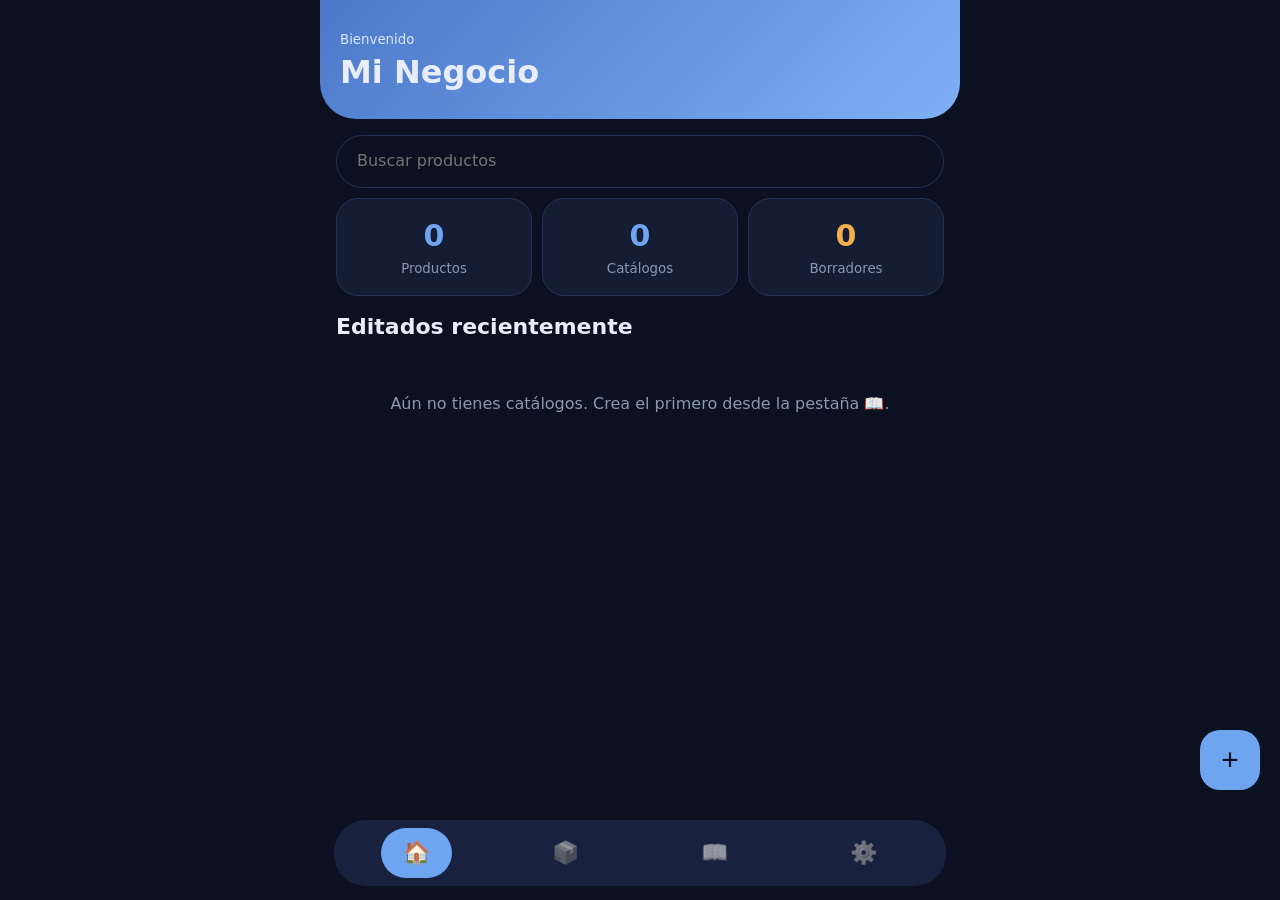
<file: PUBLI.html>
<!DOCTYPE html>
<html lang="es"><head><meta charset="utf-8">
<meta name="viewport" content="width=device-width,initial-scale=1,viewport-fit=cover">
<title>Catálogos</title>
<style>
:root{--bg:#0b1120;--card:#141d33;--bd:#233255;--pri:#6ea4f0;--tx:#e8edf7;--mut:#8b97b3;--ok:#66c37f;--wr:#f0b04a}
*{box-sizing:border-box;margin:0;-webkit-tap-highlight-color:transparent}
body{background:var(--bg);color:var(--tx);font:16px/1.4 system-ui,-apple-system,sans-serif;padding:env(safe-area-inset-top) 0 120px}
#app{max-width:640px;margin:auto;padding:16px}
h1{font-size:32px}h2{font-size:22px}small{color:var(--mut)}
.top{display:flex;align-items:center;gap:12px;margin-bottom:14px}.top h2{flex:1}
.ib,.fab{border:0;background:var(--card);color:var(--tx);width:44px;height:44px;border-radius:50%;font-size:20px}
.fab{position:fixed;right:20px;bottom:110px;width:60px;height:60px;border-radius:20px;background:var(--pri);color:#0b1120;font-size:30px}
input,textarea,select{width:100%;background:var(--bg);border:1px solid var(--bd);border-radius:16px;padding:14px;color:var(--tx);font:inherit;margin-bottom:10px}
.search{border-radius:28px;padding-left:20px}
.chips{display:flex;gap:8px;overflow-x:auto;margin-bottom:14px}
.chip{flex:none;border:1px solid var(--bd);background:none;color:var(--tx);border-radius:24px;padding:10px 18px;font:inherit}
.chip.on{background:var(--pri);color:#0b1120;border-color:var(--pri)}
.grid{display:grid;grid-template-columns:1fr 1fr;gap:12px}
.card{background:var(--card);border:1px solid var(--bd);border-radius:24px;overflow:hidden}
.card img{width:100%;aspect-ratio:1;object-fit:cover;display:block}
.card .in{padding:12px}
.tag{display:inline-block;background:var(--bg);color:var(--mut);border-radius:12px;padding:3px 10px;font-size:13px;margin:6px 0}
.pr{color:var(--pri);font-weight:700;font-size:18px}.pr s{color:var(--mut);font-size:13px;font-weight:400}
.act{display:flex;gap:6px;margin-top:8px}.act button{flex:1;border:0;border-radius:10px;padding:6px;background:var(--bg);color:var(--mut)}
.sec{background:var(--card);border:1px solid var(--bd);border-radius:24px;padding:16px;margin-bottom:14px}
.sec>b{display:block;margin-bottom:10px;color:var(--mut);font-size:14px}
.drop{border:2px dashed var(--bd);border-radius:20px;min-height:170px;display:flex;flex-direction:column;align-items:center;justify-content:center;gap:6px;color:var(--mut);overflow:hidden;text-align:center}
.drop img{width:100%;max-height:260px;object-fit:cover}
.row{display:flex;gap:10px}
.btn,.btn2{border:0;border-radius:20px;padding:16px;font:inherit;font-weight:700;width:100%;background:var(--pri);color:#0b1120}
.btn2{background:none;border:1px solid var(--bd);color:var(--tx)}
.bar{position:fixed;left:0;right:0;bottom:0;padding:12px 16px calc(12px + env(safe-area-inset-bottom));background:linear-gradient(transparent,var(--bg) 30%);display:flex;gap:10px;max-width:640px;margin:auto}
#nav{position:fixed;left:14px;right:14px;bottom:calc(14px + env(safe-area-inset-bottom));max-width:612px;margin:auto;background:#1a2340ee;backdrop-filter:blur(14px);border-radius:32px;padding:8px;display:flex;justify-content:space-around}
#nav button{border:0;background:none;font-size:22px;padding:12px 22px;border-radius:26px;filter:grayscale(1) opacity(.6)}
#nav button.on{background:var(--pri);filter:none}
.stats{display:grid;grid-template-columns:repeat(3,1fr);gap:10px;margin-bottom:16px}
.stat{background:var(--card);border:1px solid var(--bd);border-radius:22px;padding:16px;text-align:center}
.stat b{display:block;font-size:30px;color:var(--pri)}
.hero{background:linear-gradient(135deg,#4c78c9,#7fb0f5);margin:-16px -16px 16px;padding:28px 20px 24px;border-radius:0 0 36px 36px}
.hero small{color:#dbe8ff}
.pill{font-size:12px;border-radius:12px;padding:3px 10px;font-weight:700}
.pub{background:#183a24;color:var(--ok)}.drf{background:#3a2c12;color:var(--wr)}
.li{display:flex;align-items:center;gap:12px;padding:10px 0;border-bottom:1px solid var(--bd)}
.li img{width:52px;height:52px;border-radius:12px;object-fit:cover}.li div{flex:1}
.li input{width:22px;height:22px;margin:0}
.vars{display:flex;flex-wrap:wrap;gap:6px;margin-bottom:8px}.vars span{background:var(--bg);border-radius:12px;padding:5px 12px}
.empty{text-align:center;color:var(--mut);padding:40px 10px}
/* Vista previa / PDF */
#pages{padding-bottom:70px}
.pg{background:#fff;color:#222;border-radius:24px;padding:22px;margin:0 0 16px;min-height:75vh;display:flex;flex-direction:column;font-family:Georgia,serif}
.hd{font-size:20px;border-bottom:1px solid #ddd;padding-bottom:8px;margin-bottom:16px}
.gr{display:grid;grid-template-columns:1fr 1fr;gap:16px;flex:1;align-content:start}
.it img{width:100%;aspect-ratio:1;object-fit:cover;display:block;margin-bottom:6px}
.it b{display:block}.it small{display:block;color:#666}.it em{font-style:normal;color:var(--ac,#1e88e5);font-weight:700;font-size:18px}
.ft{display:flex;justify-content:space-between;border-top:1px solid #ddd;padding-top:8px;margin-top:16px;font-size:12px;color:#666}
.cover{flex:1;display:flex;flex-direction:column;justify-content:center;text-align:center;gap:12px}
.cover h1{font-size:44px}.cover h2{font-weight:400;color:#555}
.cimg{width:100%;aspect-ratio:1;object-fit:cover;margin-bottom:14px}
.it{position:relative}
.sl{display:none;position:absolute;top:8px;left:8px;z-index:1;background:var(--ac);color:#fff;font:700 11px system-ui;padding:3px 8px;border-radius:6px}
.t-price .sl{display:block}
:is(.t-neon,.t-street,.t-lujo,.t-electronics){color:#eee}
:is(.t-neon,.t-street,.t-lujo,.t-electronics) :is(.hd,.ft){border-color:#333;color:#aaa}
:is(.t-neon,.t-street,.t-lujo,.t-electronics) small{color:#aaa}
.t-neon{background:#0a0a12;font-family:system-ui,sans-serif}.t-neon .it{border:1px solid #7c3aed;padding:8px;border-radius:6px}.t-neon .it b{text-transform:uppercase;font-size:13px}.t-neon .it em{border:1px solid var(--ac);padding:2px 8px;display:inline-block;margin-top:4px;color:var(--ac)}
.t-street{background:#000;font-family:Impact,system-ui,sans-serif}.t-street .gr{grid-template-columns:1fr}.t-street .it{display:grid;grid-template-columns:1fr 1fr;gap:4px 12px;border:1px solid #fff;padding:8px;align-content:center}.t-street .it img{grid-row:span 4;margin:0}.t-street .it b{text-transform:uppercase;font-size:20px}.t-street .it em{color:var(--ac);font-size:22px}
.t-botanical{background:#fbf7f0}.t-botanical .it{background:#fff;border-radius:14px;padding:10px;box-shadow:0 2px 8px #0001}.t-botanical .it img{border-radius:10px}
.t-price{background:#fff8e1;font-family:system-ui,sans-serif}.t-price .it{background:#fff;border-radius:12px;padding:8px}.t-price .hd{color:var(--ac)}
.t-market{background:#f1f8ec;font-family:system-ui,sans-serif}.t-market .gr{grid-template-columns:repeat(3,1fr);gap:8px}.t-market .it{background:#e2f1d9;border-radius:12px;padding:6px;font-size:12px}.t-market .it small{display:none}.t-market .it em{font-size:14px}
.t-menu{font-family:system-ui,sans-serif}.t-menu .gr{grid-template-columns:1fr;gap:0}.t-menu .it{display:grid;grid-template-columns:56px 1fr auto;gap:0 12px;align-items:center;padding:8px 0;border-bottom:1px solid #eee}.t-menu .it img{grid-row:1/4;margin:0;border-radius:8px}.t-menu .it>:not(img):not(em):not(.sl){grid-column:2}.t-menu .it em{grid-column:3;grid-row:1/4}
.t-lujo{background:#0d0d0d}.t-lujo .gr{grid-template-columns:1fr}.t-lujo .it img{aspect-ratio:16/10}.t-lujo :is(.it b,.it em,.hd){color:var(--ac);text-transform:uppercase;letter-spacing:.12em}
.t-rose{background:#fbeef0}.t-rose .it{text-align:center}.t-rose .it img{aspect-ratio:4/5;border-radius:20px}
.t-tech .gr{grid-template-columns:1fr}.t-tech .it{display:grid;grid-template-columns:100px 1fr;gap:2px 14px;border:1px solid #ddd;padding:10px;font-family:system-ui,sans-serif}.t-tech .it img{grid-row:span 4;margin:0}.t-tech .it b{text-transform:uppercase;font-size:14px}.t-tech .it em{background:#111;color:#fff;padding:2px 10px;justify-self:start}
.t-electronics{background:#0b1730;font-family:system-ui,sans-serif}.t-electronics .gr{grid-template-columns:1fr}.t-electronics .it{display:grid;grid-template-columns:1fr 1.2fr;gap:2px 14px;align-items:center;background:#122246;border-radius:12px;padding:10px}.t-electronics .it img{grid-row:span 4;margin:0;border-radius:8px}.t-electronics .it b{text-transform:uppercase}
.gr{min-height:0}
.t-street .it img,.t-electronics .it img{height:40mm;aspect-ratio:auto}
.pt button.st{right:auto;left:4px}
#crop{display:none;position:fixed;inset:0;background:#0b1120;z-index:99;flex-direction:column;align-items:center;justify-content:center;gap:12px;padding:16px;overflow:auto}
#crop canvas{width:min(88vw,400px);height:min(88vw,400px);border-radius:16px;touch-action:none}
#crop .cw{display:flex;gap:10px;width:min(88vw,400px)}#crop .btn,#crop .btn2{padding:12px}
.ph{display:grid;grid-template-columns:repeat(3,1fr);gap:8px;margin-bottom:8px}.pt{position:relative;aspect-ratio:1;border-radius:14px;overflow:hidden;background:var(--bg)}.pt img{width:100%;height:100%;object-fit:cover;display:block}.pt button{position:absolute;top:4px;right:4px;width:26px;height:26px;border:0;border-radius:50%;background:#000a;color:#fff}.pt i{position:absolute;bottom:0;left:0;right:0;background:var(--pri);color:#0b1120;font:700 11px system-ui;text-align:center;padding:2px}.pt.add{display:flex;align-items:center;justify-content:center;border:2px dashed var(--bd);font-size:32px;color:var(--mut)}
.cnt{position:absolute;top:8px;right:8px;background:#000a;border-radius:10px;padding:2px 8px;font-size:12px}
.gal{display:flex;gap:4px;margin-bottom:6px}.pg .it .gal img{width:0;flex:1;height:14mm!important;aspect-ratio:auto!important;margin:0;border-radius:4px;object-fit:cover}
:is(.t-menu,.t-minimal,.t-tech,.t-street,.t-electronics) .gal{grid-column:1/-1}
.th{aspect-ratio:3/4;overflow:hidden;position:relative}
.th .pg{position:absolute;top:0;left:0;width:520px;height:693px;min-height:0;margin:0;border-radius:0;transform-origin:0 0;pointer-events:none}
.tc{background:var(--card);border:2px solid var(--bd);border-radius:24px;overflow:hidden;position:relative}.tc.on{border-color:var(--pri)}
.tc b{display:block;padding:10px 14px}
.tc.on:after{content:"✓";position:absolute;top:8px;right:8px;background:var(--pri);color:#0b1120;width:28px;height:28px;border-radius:50%;text-align:center;line-height:28px;font-weight:700}
.t-moderna{background:#0f172a;color:#e8edf7;font-family:system-ui,sans-serif}
.t-moderna .hd{color:var(--ac);border-color:#334}
.t-moderna .it{background:#1a2440;border-radius:16px;padding:10px}.t-moderna .it img{border-radius:12px}
.t-moderna .it small,.t-moderna .ft,.t-moderna .cover h2{color:#9aa7c7}.t-moderna .ft{border-color:#334}
.t-minimal{font-family:system-ui,sans-serif;font-weight:300}
.t-minimal .hd{border:0;font-size:14px;letter-spacing:.15em;color:#999}
.t-minimal .gr{grid-template-columns:1fr;gap:18px}
.t-minimal .it{display:grid;grid-template-columns:110px 1fr;gap:2px 16px;align-items:center;border-bottom:1px solid #eee;padding-bottom:14px}
.t-minimal .it img{grid-row:span 4;margin:0}.t-minimal .it b{font-weight:600}
.t-revista{background:#f6f1e7;font-family:Georgia,serif}
.t-revista .hd{text-align:center;letter-spacing:.25em;color:var(--ac);border-color:var(--ac);text-transform:uppercase;font-size:15px}
.t-revista .it img{aspect-ratio:4/5}.t-revista .it b{font-size:18px}
.t-color .hd{background:var(--ac);color:#fff;padding:12px 16px;border:0;border-radius:14px}
.t-color .it{border:2px solid var(--ac);border-radius:16px;padding:10px}.t-color .it img{border-radius:10px}
.t-color .cover{background:var(--ac);color:#fff;border-radius:20px}.t-color .cover h2{color:#fff}
@media print{
 @page{margin:10mm}
 body{background:#fff;padding:0}#app{padding:0;max-width:none}
 #nav,.top,.bar{display:none!important}
 #pages{padding:0}
 .pg{width:100%;height:auto;min-height:0;border-radius:0;margin:0;padding:6mm 4mm;break-after:page;page-break-after:always;break-inside:avoid;-webkit-print-color-adjust:exact;print-color-adjust:exact}
 .pg:last-child{break-after:auto;page-break-after:auto}
 .cover{padding:15mm 0}
 .it{break-inside:avoid}
 :is(.t-clasica,.t-moderna,.t-botanical,.t-price,.t-revista,.t-color,.t-rose,.t-neon,.t-market,.t-lujo) .it img{height:auto;max-height:max(18mm,calc((170mm - var(--rows,2)*(30mm + var(--x,0mm)))/var(--rows,2)))}
 .cimg{aspect-ratio:auto!important;height:70mm}
 .t-minimal .it{grid-template-columns:22mm 1fr;padding-bottom:2mm}.t-tech .it{grid-template-columns:22mm 1fr;padding:2mm 3mm}
 .t-minimal .gr,.t-tech .gr{gap:2mm}
 .t-street .it img,.t-electronics .it img{height:32mm;aspect-ratio:auto!important}
}

.storageMeter{margin-top:10px}.storageTrack{height:12px;background:var(--bg);border:1px solid var(--bd);border-radius:999px;overflow:hidden}.storageFill{height:100%;width:0;background:var(--ok);border-radius:999px;transition:width .35s ease}.storageFill.warn{background:var(--wr)}.storageFill.danger{background:#ef6b73}.storageTop{display:flex;justify-content:space-between;gap:10px;align-items:center}.storageTop b{font-size:15px}.storageMeta{display:flex;justify-content:space-between;gap:10px;margin-top:7px}
</style></head>
<body>
<div id="app"></div>
<nav id="nav">
<button data-t="home" onclick="go('home')">🏠</button>
<button data-t="prods" onclick="go('prods')">📦</button>
<button data-t="cats" onclick="go('cats')">📖</button>
<button data-t="sets" onclick="go('sets')">⚙️</button>
</nav>
<script>
const $=s=>document.querySelector(s);
const DEFAULT_STATE={p:[],c:[],cats:['General'],set:{brand:'Mi Negocio',tel:'',cur:'$'}};
let S=JSON.parse(localStorage.getItem('catalogos')||'null')||structuredClone(DEFAULT_STATE);
let DB=null, dbReady=null, saveTimer=null, storageTimer=null;
function openDB(){return new Promise((resolve,reject)=>{const r=indexedDB.open('123D_Catalogo_Local',1);r.onupgradeneeded=()=>{if(!r.result.objectStoreNames.contains('state'))r.result.createObjectStore('state');};r.onsuccess=()=>{DB=r.result;resolve(DB)};r.onerror=()=>reject(r.error||new Error('IndexedDB unavailable'))})}
function idbGet(){return new Promise((resolve,reject)=>{const q=DB.transaction('state','readonly').objectStore('state').get('catalogos');q.onsuccess=()=>resolve(q.result||null);q.onerror=()=>reject(q.error)})}
function idbPut(data){return new Promise((resolve,reject)=>{const q=DB.transaction('state','readwrite').objectStore('state').put(data,'catalogos');q.onsuccess=()=>resolve();q.onerror=()=>reject(q.error)})}
async function initStorage(){try{dbReady=openDB();await dbReady;const stored=await idbGet();if(stored){S=stored;return}const legacy=localStorage.getItem('catalogos');if(legacy){try{S=JSON.parse(legacy);await idbPut(slim(S));localStorage.removeItem('catalogos')}catch(e){await idbPut(slim(S))}}else await idbPut(slim(S));try{if(navigator.storage?.persist)await navigator.storage.persist()}catch(e){}}catch(e){console.warn('IndexedDB no disponible; usando localStorage como respaldo temporal.',e)}}
function save(){clearTimeout(saveTimer);saveTimer=setTimeout(async()=>{try{if(DB)await idbPut(slim(S));else localStorage.setItem('catalogos',JSON.stringify(slim(S)));if(V.t=='sets')showStorageInfo()}catch(e){alert('No se pudo guardar. Exporta un respaldo JSON y libera espacio del dispositivo.')}},600)}
async function saveNow(){try{if(DB)await idbPut(slim(S));else localStorage.setItem('catalogos',JSON.stringify(slim(S)))}catch(e){throw e}}
async function storageInfo(){try{return await navigator.storage?.estimate?.()}catch(e){return null}}
function fmtBytes(n){if(!n)return '0 B';const u=['B','KB','MB','GB','TB'],i=Math.min(u.length-1,Math.floor(Math.log(n)/Math.log(1024)));return (n/1024**i).toFixed(i?1:0)+' '+u[i]}
const IMG_MAX=640;
const WEBP=(()=>{try{return document.createElement('canvas').toDataURL('image/webp').startsWith('data:image/webp')}catch(e){return false}})();
const enc=c=>WEBP?c.toDataURL('image/webp',.78):c.toDataURL('image/jpeg',.72);
function norm(x){(x.p||[]).forEach(p=>{if(!p.imgs?.length)p.imgs=p.img?[p.img]:[];p.img=p.imgs[0]||''});return x}
const slim=x=>({...x,p:x.p.map(({img,...r})=>r)});
const uid=()=>Math.random().toString(36).slice(2,9);
const esc=s=>String(s??'').replace(/[&<>"]/g,c=>({'&':'&amp;','<':'&lt;','>':'&gt;','"':'&quot;'}[c]));
const m=n=>S.set.cur+Number(n).toFixed(2);
const price=p=>p.sale?`<s>${m(p.price)}</s> ${m(p.sale)}`:m(p.price);
const prod=id=>S.p.find(p=>p.id==id);
const TPL=[['clasica','Clásica','General'],['minimal','Minimalista','General'],['menu','Lista con fotos','General'],['price','Ofertas','General'],['color','Colorida','General'],['moderna','Moderna oscura','Tecnología'],['neon','Neon Grid','Tecnología'],['electronics','Electrónica','Tecnología'],['tech','Ficha técnica','Tecnología'],['revista','Revista','Belleza'],['botanical','Botánica','Belleza'],['rose','Rose Gold','Belleza'],['street','Streetwear','Moda'],['lujo','Lujo','Lujo'],['market','Mercado fresco','Comida']];
let V={t:'home',q:'',cat:'Todos'};
function go(t,x){Object.assign(V,{t},x||{});R(true)}
function R(top){
 $('#app').innerHTML=({home:H,prods:P,pform:PF,cats:C,cform:CF,prev:PV,sets:ST,tpl:TP})[V.t]();
 if(storageTimer){clearInterval(storageTimer);storageTimer=null} if(V.t=='sets'){showStorageInfo();storageTimer=setInterval(()=>{if(V.t=='sets')showStorageInfo();},3000)}
 $('#nav').style.display=['pform','cform','prev','tpl'].includes(V.t)?'none':'flex';
 document.querySelectorAll('#nav button').forEach(b=>b.classList.toggle('on',b.dataset.t==V.t));
 if(V.t=='tpl')fit();if(top)scrollTo(0,0)}
/* INICIO */
function H(){
 const dr=S.c.filter(c=>c.status!='pub').length;
 const rec=[...S.c].sort((a,b)=>b.date-a.date).slice(0,5);
 return `<div class=hero><small>Bienvenido</small><h1>${esc(S.set.brand)}</h1></div>
 <input class=search placeholder="Buscar productos" oninput="V.q=this.value;go('prods',{q:this.value})">
 <div class=stats><div class=stat onclick="go('prods')"><b>${S.p.length}</b><small>Productos</small></div>
 <div class=stat onclick="go('cats')"><b>${S.c.length}</b><small>Catálogos</small></div>
 <div class=stat><b style="color:var(--wr)">${dr}</b><small>Borradores</small></div></div>
 <h2 style="margin-bottom:10px">Editados recientemente</h2>
 ${rec.length?rec.map(c=>`<div class=sec onclick="openC('${c.id}')"><span class="pill ${c.status=='pub'?'pub':'drf'}">${c.status=='pub'?'Publicado':'Borrador'}</span><h2 style="margin-top:8px">${esc(c.title)}</h2><small>${new Date(c.date).toLocaleDateString('es-MX')} · ${c.ids.length} productos</small></div>`).join(''):'<div class=empty>Aún no tienes catálogos. Crea el primero desde la pestaña 📖.</div>'}
 <button class=fab onclick="newP()">+</button>`}
/* PRODUCTOS */
function P(){
 const q=V.q.toLowerCase();
 const l=S.p.filter(p=>(V.cat=='Todos'||p.cat==V.cat)&&(p.name+p.desc).toLowerCase().includes(q));
 return `<div class=top><h2>Productos</h2></div>
 <input class=search placeholder="Buscar" value="${esc(V.q)}" oninput="V.q=this.value;clearTimeout(V.tm);V.tm=setTimeout(()=>{R();$('.search').focus();$('.search').setSelectionRange(99,99)},250)">
 <div class=chips>${['Todos',...S.cats].map(c=>`<button class="chip ${V.cat==c?'on':''}" onclick="V.cat='${esc(c)}';R()">${esc(c)}</button>`).join('')}</div>
 ${l.length?`<div class=grid>${l.map(p=>`<div class=card style="position:relative"><img loading=lazy decoding=async src="${p.img}">${(p.imgs||[]).length>1?`<span class=cnt>📷 ${p.imgs.length}</span>`:''}<div class=in><b>${esc(p.name)}</b><br>${p.cat?`<span class=tag>${esc(p.cat)}</span><br>`:''}<span class=pr>${price(p)}</span>
 <div class=act><button onclick="editP('${p.id}')">Editar</button><button onclick="delP('${p.id}')">Borrar</button></div></div></div>`).join('')}</div>`:'<div class=empty>No hay productos. Toca + para agregar uno.</div>'}
 <button class=fab onclick="newP()">+</button>`}
function newP(){go('pform',{f:{id:'',img:'',imgs:[],name:'',desc:'',cat:S.cats[0]||'',price:'',sale:'',vars:[]}})}
function editP(id){const f=JSON.parse(JSON.stringify(prod(id)));f.imgs=f.imgs?.length?f.imgs:[f.img];go('pform',{f})}
function delP(id){if(confirm('¿Borrar este producto?')){S.p=S.p.filter(p=>p.id!=id);S.c.forEach(c=>c.ids=c.ids.filter(i=>i!=id));save();R()}}
function PF(){const f=V.f;
 return `<div class=top><button class=ib onclick="go('prods')">‹</button><h2>${f.id?'Editar producto':'Nuevo producto'}</h2></div>
 <div class=sec><b>Fotos del producto * (${f.imgs.length}/6)</b><div class=ph>${f.imgs.map((x,i)=>`<div class=pt><img src="${x}" onclick="editImg(${i})"><button onclick="V.f.imgs.splice(${i},1);R()">✕</button>${i?`<button class=st onclick="mainImg(${i})">★</button>`:''}${i?'':'<i>Principal</i>'}</div>`).join('')}${f.imgs.length<6?'<label class="pt add">＋<input type=file accept="image/*" multiple hidden onchange="pickImg(this)"></label>':''}</div><small>Toca una foto para recortarla o ajustarla · ★ la hace principal.</small></div>
 <div class=sec><b>Detalles</b>
 <input placeholder="Nombre del producto *" value="${esc(f.name)}" oninput="V.f.name=this.value">
 <textarea rows=3 placeholder="Descripción" oninput="V.f.desc=this.value">${esc(f.desc)}</textarea>
 <div class=row><select onchange="V.f.cat=this.value">${S.cats.map(c=>`<option ${c==f.cat?'selected':''}>${esc(c)}</option>`).join('')}</select><button class=ib style="flex:none" onclick="addCat()">+</button></div></div>
 <div class=sec><b>Precio</b><div class=row><input type=number inputmode=decimal placeholder="Precio *" value="${f.price}" oninput="V.f.price=this.value"><input type=number inputmode=decimal placeholder="Precio de oferta" value="${f.sale}" oninput="V.f.sale=this.value"></div></div>
 <div class=sec><b>Variantes (tallas, colores)</b><div class=vars>${f.vars.map((v,i)=>`<span onclick="V.f.vars.splice(${i},1);R()">${esc(v)} ✕</span>`).join('')}</div>
 <div class=row><input id=vi placeholder="Ej. Talla M, Rojo" style="margin:0"><button class=ib style="flex:none" onclick="addVar()">+</button></div></div>
 <div class=bar><button class=btn onclick="saveP()">✓ ${f.id?'Guardar cambios':'Agregar producto'}</button></div>`}
function addVar(){const v=$('#vi').value.trim();if(v){V.f.vars.push(v);R()}}
function addCat(){const c=(prompt('Nombre de la nueva categoría')||'').trim();if(c&&!S.cats.includes(c)){S.cats.push(c);V.f.cat=c;save();R()}}
function mainImg(i){const a=V.f.imgs;a.unshift(a.splice(i,1)[0]);R()}
let CR;
function big(file){return new Promise(ok=>{const u=URL.createObjectURL(file),im=new Image();im.onload=()=>{const k=Math.min(1,1200/Math.max(im.width,im.height)),c=document.createElement('canvas');c.width=Math.round(im.width*k);c.height=Math.round(im.height*k);c.getContext('2d').drawImage(im,0,0,c.width,c.height);URL.revokeObjectURL(u);ok(c.toDataURL('image/jpeg',.88))};im.onerror=()=>{URL.revokeObjectURL(u);ok(null)};im.src=u})}
function cropAsk(src){return new Promise(ok=>{const im=new Image();im.onload=()=>{CR={im,z:1,x:0,y:0,r:0,fit:false,ok};crUI()};im.src=src})}
function crB(){const{im,z,r,fit}=CR,sw=r%2?im.height:im.width,sh=r%2?im.width:im.height;return{sw,sh,b:(fit?600/Math.max(sw,sh):600/Math.min(sw,sh))*z}}
function crDraw(c,S,grid){const{im,x,y,r}=CR,k=S/600,{b}=crB(),g=c.getContext('2d');
 g.fillStyle='#fff';g.fillRect(0,0,S,S);g.save();g.translate((300+x)*k,(300+y)*k);g.rotate(r*Math.PI/2);g.scale(b*k,b*k);g.drawImage(im,-im.width/2,-im.height/2);g.restore();
 if(grid){g.strokeStyle='#fff9';g.lineWidth=1.5;g.beginPath();for(const t of[1,2]){g.moveTo(S*t/3,0);g.lineTo(S*t/3,S);g.moveTo(0,S*t/3);g.lineTo(S,S*t/3)}g.stroke()}}
function crClamp(){const{sw,sh,b}=crB(),mx=Math.max(0,(sw*b-600)/2),my=Math.max(0,(sh*b-600)/2);CR.x=Math.max(-mx,Math.min(mx,CR.x));CR.y=Math.max(-my,Math.min(my,CR.y))}
function crUI(){let d=document.getElementById('crop');if(!d){d=document.createElement('div');d.id='crop';document.body.appendChild(d)}
 d.style.display='flex';
 d.innerHTML=`<canvas id=cc width=600 height=600></canvas><div class=cw style="align-items:center"><small>−</small><input type=range id=cz min=1 max=4 step=.01 value=1 style="margin:0"><small>+</small></div><div class=cw><button class=btn2 id=crot>⟳ Girar</button><button class=btn2 id=cfit>Ajustar completa</button></div><div class=cw><button class=btn2 id=cno>Cancelar</button><button class=btn id=cok>Listo</button></div><small>Arrastra para mover · pellizca o usa la barra para acercar</small>`;
 const c=d.querySelector('#cc'),draw=()=>{crClamp();crDraw(c,600,true)},P=new Map();let last=0;draw();
 c.onpointerdown=e=>{c.setPointerCapture(e.pointerId);P.set(e.pointerId,e);last=0};
 c.onpointermove=e=>{if(!P.has(e.pointerId))return;const o=P.get(e.pointerId),f=600/c.clientWidth;
  if(P.size==1){CR.x+=(e.clientX-o.clientX)*f;CR.y+=(e.clientY-o.clientY)*f}
  P.set(e.pointerId,e);
  if(P.size==2){const[a,b]=[...P.values()],dd=Math.hypot(a.clientX-b.clientX,a.clientY-b.clientY);if(last)CR.z=Math.max(1,Math.min(4,CR.z*dd/last));last=dd;d.querySelector('#cz').value=CR.z}
  draw()};
 c.onpointerup=c.onpointercancel=e=>{P.delete(e.pointerId);last=0};
 d.querySelector('#cz').oninput=e=>{CR.z=+e.target.value;draw()};
 d.querySelector('#crot').onclick=()=>{CR.r=(CR.r+1)%4;draw()};
 d.querySelector('#cfit').onclick=e=>{CR.fit=!CR.fit;CR.z=1;CR.x=CR.y=0;d.querySelector('#cz').value=1;e.target.textContent=CR.fit?'Rellenar':'Ajustar completa';draw()};
 d.querySelector('#cno').onclick=()=>{d.style.display='none';CR.ok(null)};
 d.querySelector('#cok').onclick=()=>{const o=document.createElement('canvas');o.width=o.height=IMG_MAX;crDraw(o,IMG_MAX,false);d.style.display='none';CR.ok(enc(o))}}
function editImg(i){cropAsk(V.f.imgs[i]).then(r=>{if(r){V.f.imgs[i]=r;R()}})}
async function pickImg(inp){const fs=[...inp.files].slice(0,6-V.f.imgs.length);inp.value='';for(const x of fs){const s=await big(x);if(!s)continue;const r=await cropAsk(s);if(r)V.f.imgs.push(r)}R()}
function saveP(){const f=V.f;
 if(!f.imgs.length)return alert('Agrega al menos una foto del producto.');f.img=f.imgs[0];
 if(!f.name.trim())return alert('Escribe el nombre del producto.');
 if(f.price===''||isNaN(f.price))return alert('Escribe el precio.');
 f.price=+f.price;f.sale=f.sale===''?'':+f.sale;
 if(f.id)S.p[S.p.findIndex(p=>p.id==f.id)]=f;else{f.id=uid();S.p.unshift(f)}
 save();go('prods')}
/* CATÁLOGOS */
function C(){return `<div class=top><h2>Catálogos</h2></div>
 ${S.c.length?S.c.map(c=>`<div class=sec><span class="pill ${c.status=='pub'?'pub':'drf'}">${c.status=='pub'?'Publicado':'Borrador'}</span><h2 style="margin-top:8px">${esc(c.title)}</h2><small>${c.ids.length} productos · ${new Date(c.date).toLocaleDateString('es-MX')}</small>
 <div class=act><button onclick="openC('${c.id}')">Editar</button><button onclick="prevC('${c.id}')">Ver PDF</button><button onclick="delC('${c.id}')">Borrar</button></div></div>`).join(''):'<div class=empty>Sin catálogos todavía. Toca + para crear uno.</div>'}
 <button class=fab onclick="go('cform',{k:{id:'',title:'',ids:[],status:'draft',per:4,tpl:'clasica',ac:'#1e88e5'}})">+</button>`}
function openC(id){go('cform',{k:JSON.parse(JSON.stringify(S.c.find(c=>c.id==id)))})}
function prevC(id){go('prev',{k:S.c.find(c=>c.id==id)})}
function delC(id){if(confirm('¿Borrar este catálogo?')){S.c=S.c.filter(c=>c.id!=id);save();R()}}
function CF(){const k=V.k;
 return `<div class=top><button class=ib onclick="go('cats')">‹</button><h2>${k.id?'Editar catálogo':'Nuevo catálogo'}</h2></div>
 <div class=sec><b>Datos</b><input placeholder="Título del catálogo *" value="${esc(k.title)}" oninput="V.k.title=this.value">
 <select onchange="V.k.per=+this.value"><option value=4 ${k.per==4?'selected':''}>4 productos por página</option><option value=6 ${k.per==6?'selected':''}>6 productos por página</option><option value=2 ${k.per==2?'selected':''}>2 productos por página</option></select>
 <label class=li style="border:0;padding:0"><div>Agrupar por categoría<br><small>Cada categoría empieza en su propia página</small></div><input type=checkbox ${k.group?'checked':''} onchange="V.k.group=this.checked"></label>
 <div style="margin-top:6px"><small>Fotos por producto en el PDF</small><select onchange="V.k.nf=+this.value;delete V.k.gal" style="margin:4px 0 0">${[1,2,3,4,5,6].map(n=>`<option value=${n} ${(k.nf??(k.gal?4:1))==n?'selected':''}>${n==1?'Solo la principal':n+' fotos (principal + '+(n-1)+' miniaturas)'}</option>`).join('')}</select><small>Si un producto tiene menos fotos, se muestran las que tenga.</small></div></div>
 <div class=sec><b>Plantilla</b><button class=btn2 style="margin-bottom:12px" onclick="go('tpl')">${TPL.find(t=>t[0]==(k.tpl||'clasica'))[1]} — cambiar</button>
 <div class=row style="align-items:center"><small style="flex:1">Color de acento</small><input type=color value="${k.ac||'#1e88e5'}" style="width:70px;padding:4px;margin:0" oninput="V.k.ac=this.value"></div></div>
 <div class=sec><b id=cnt>Productos (${k.ids.length} seleccionados)</b>
 ${S.p.length?`<button class=btn2 id=sa style="padding:10px;margin-bottom:6px" onclick="selAll()">${S.p.every(p=>k.ids.includes(p.id))?'Quitar selección':'Seleccionar todo'}</button>`:''}
 ${S.p.length?S.p.map(p=>`<label class=li><img loading=lazy decoding=async src="${p.img}"><div>${esc(p.name)}<br><small>${m(p.sale||p.price)}${(p.imgs||[]).length>1?' · 📷 '+p.imgs.length:''}</small></div><input type=checkbox class=pc ${k.ids.includes(p.id)?'checked':''} onchange="tog('${p.id}',this.checked)"></label>`).join(''):'<div class=empty>Primero agrega productos.</div>'}</div>
 <div class=bar><button class=btn2 style="background:var(--bg)" onclick="saveC('draft')">Guardar borrador</button><button class=btn onclick="saveC('pub')">Publicar</button></div>`}
function syncSA(){const b=$('#sa');if(b)b.textContent=S.p.every(p=>V.k.ids.includes(p.id))?'Quitar selección':'Seleccionar todo'}
function selAll(){const all=S.p.every(p=>V.k.ids.includes(p.id));V.k.ids=all?[]:S.p.map(p=>p.id);document.querySelectorAll('input.pc').forEach(c=>c.checked=!all);$('#cnt').textContent=`Productos (${V.k.ids.length} seleccionados)`;syncSA()}
function tog(id,on){const a=V.k.ids;on?a.includes(id)||a.push(id):V.k.ids=a.filter(i=>i!=id);$('#cnt').textContent=`Productos (${V.k.ids.length} seleccionados)`;syncSA()}
function saveC(st){const k=V.k;
 if(!k.title.trim())return alert('Escribe un título para el catálogo.');
 if(!k.ids.length)return alert('Selecciona al menos un producto.');
 k.status=st;k.date=Date.now();
 if(k.id)S.c[S.c.findIndex(c=>c.id==k.id)]=k;else{k.id=uid();S.c.unshift(k)}
 save();go('prev',{k})}
/* VISTA PREVIA / PDF */
function PV(){const k=V.k,nf=k.nf??(k.gal?4:1),ps=k.ids.map(prod).filter(Boolean),tp=k.tpl||'clasica',n=Math.min(k.per||4,{lujo:nf>1?3:4,street:nf>1?2:4,electronics:nf>1?2:4,minimal:nf>1?3:9,tech:nf>1?3:9,menu:nf>1?5:9}[tp]||9),ch=[],ac=k.ac||'#1e88e5';
 (k.group?[...new Set(ps.map(p=>p.cat||'Sin categoría'))].map(c=>[c,ps.filter(p=>(p.cat||'Sin categoría')==c)]):[['',ps]]).forEach(([c,l])=>{for(let i=0;i<l.length;i+=n)ch.push({c,l:l.slice(i,i+n)})});
 const tot=ch.length+1,ft=i=>`<div class=ft><span>${S.set.tel?'Tel '+esc(S.set.tel):''}</span><span>Página ${i} de ${tot}</span></div>`;
 let h=`<div class=top><button class=ib onclick="go('cats')">‹</button><h2>Vista previa</h2></div><div id=pages>
 <div class="pg t-${tp}" style="--ac:${ac}"><div class=cover>${tp=='revista'&&ps[0]?`<img class=cimg src="${ps[0].img}">`:''}<h1>${esc(S.set.brand)}</h1><h2>${esc(k.title)}</h2><small>${new Date().toLocaleDateString('es-MX',{month:'long',year:'numeric'})}</small></div>${ft(1)}</div>`;
 ch.forEach((c,i)=>h+=`<div class="pg t-${tp}" style="--ac:${ac};--x:${nf>1?'15mm':'0mm'};--rows:${Math.ceil(c.l.length/({market:3,minimal:1,menu:1,tech:1,street:1,electronics:1,lujo:1}[tp]||2))}"><div class=hd>${esc(S.set.brand)}${c.c?` · ${esc(c.c)}`:''}</div><div class=gr>${c.l.map(it).join('')}</div>${ft(i+2)}</div>`);
 return h+`</div><div class=bar><button class=btn onclick="print()">Guardar PDF</button><button class=btn2 style="background:var(--bg)" onclick="share()">Compartir</button></div>`}
function share(){const k=V.k,t=k.title+'\n\n'+k.ids.map(prod).filter(Boolean).map(p=>`• ${p.name} — ${m(p.sale||p.price)}`).join('\n')+(S.set.tel?'\n\nTel '+S.set.tel:'');
 navigator.share?navigator.share({title:k.title,text:t}).catch(()=>{}):print()}
/* PLANTILLAS */
const it=p=>`<div class=it>${p.sale?'<i class=sl>OFERTA</i>':''}<img src="${p.img}">${V.k&&(V.k.nf??(V.k.gal?4:1))>1&&(p.imgs||[]).length>1?`<div class=gal>${p.imgs.slice(1,V.k.nf??4).map(x=>`<img src="${x}">`).join('')}</div>`:''}<b>${esc(p.name)}</b>${p.desc?.trim()?`<small>${esc(p.desc)}</small>`:''}${p.vars.length?`<small>${esc(p.vars.join(', '))}</small>`:''}<em>${price(p)}</em></div>`;
function thumb(id){const k=V.k,ps=(k.ids.length?k.ids.map(prod):S.p).filter(Boolean).slice(0,4);
 return `<div class=th><div class="pg t-${id}" style="--ac:${k.ac||'#1e88e5'}"><div class=hd>${esc(S.set.brand)}</div><div class=gr>${ps.map(it).join('')}</div></div></div>`}
function fit(){document.querySelectorAll('.th').forEach(t=>t.firstChild.style.transform=`scale(${t.clientWidth/520})`)}
function TP(){const k=V.k,cur=TPL.find(t=>t[0]==(k.tpl||'clasica')),cs=['Todos',...new Set(TPL.map(t=>t[2]))],f=V.tc||'Todos';
 return `<div class=top><button class=ib onclick="go('cform')">‹</button><div style="flex:1"><h2>Elegir plantilla</h2><small>${cur[1]}</small></div></div>
 <div class=chips>${cs.map(c=>`<button class="chip ${f==c?'on':''}" onclick="V.tc='${c}';R()">${c}</button>`).join('')}</div>
 <div class=grid style="padding-bottom:70px">${TPL.filter(t=>f=='Todos'||t[2]==f).map(t=>`<div class="tc ${t[0]==cur[0]?'on':''}" onclick="V.k.tpl='${t[0]}';R()">${thumb(t[0])}<b>${t[1]}</b></div>`).join('')}</div>
 <div class=bar><button class=btn onclick="go('cform')">Continuar con esta plantilla</button></div>`}
/* AJUSTES */
function ST(){const s=S.set;
 return `<div class=top><h2>Ajustes</h2></div>
 <div class=sec><b>Tu negocio</b><input placeholder="Nombre del negocio" value="${esc(s.brand)}" oninput="S.set.brand=this.value;save()">
 <input placeholder="Teléfono (aparece en el pie de página)" value="${esc(s.tel)}" oninput="S.set.tel=this.value;save()">
 <input placeholder="Símbolo de moneda (ej. Mex$)" value="${esc(s.cur)}" oninput="S.set.cur=this.value;save()"></div>
 <div class=sec><b>Categorías</b><div class=vars>${S.cats.map((c,i)=>`<span onclick="delCat(${i})">${esc(c)} ✕</span>`).join('')}</div>
 <div class=row><input id=nc placeholder="Nueva categoría" style="margin:0"><button class=ib style="flex:none" onclick="const v=$('#nc').value.trim();if(v&&!S.cats.includes(v)){S.cats.push(v);save();R()}">+</button></div></div>
 <div class=sec><b>Almacenamiento de 123D</b><div id="storageInfo"><small>Consultando espacio disponible…</small></div></div>
 <div class=sec><b>Optimizar fotos</b><small>Reduce el peso de las fotos ya guardadas (máx. ${IMG_MAX}px). Tu catálogo se ve igual y los respaldos JSON pesan menos.</small><div id=optMsg style="margin:8px 0"></div><button class=btn2 onclick="optimize(this)">Optimizar fotos guardadas</button></div>
 <div class=sec><b>Copia de seguridad</b><small>El respaldo incluye productos, catálogos, categorías, configuración y fotos.</small><div class=row><button class=btn2 onclick="exp()">Exportar</button><label class=btn2 style="text-align:center">Importar<input type=file accept=".json" hidden onchange="imp(this)"></label></div></div>
 <div class=sec><b>Catálogo web</b><small>Genera catalogo.json solo con tus catálogos publicados y sus productos. Súbelo junto a index.html a tu hosting.</small><button class=btn2 style="margin-top:8px" onclick="expWeb()">Exportar para la web</button></div>`}
async function compactDB(){
 try{await saveNow();const data=slim(S);if(!DB)return false;DB.close();
  await new Promise((ok,no)=>{const r=indexedDB.deleteDatabase('123D_Catalogo_Local');r.onsuccess=ok;r.onerror=()=>no(r.error);r.onblocked=()=>no(new Error('blocked'))});
  await openDB();await idbPut(data);return true
 }catch(e){try{await openDB();await idbPut(slim(S))}catch(_){}return false}}
async function optimize(btn){
 const all=S.p.flatMap(p=>p.imgs),before=all.reduce((a,x)=>a+x.length,0),cache=new Map(),msg=t=>{const e=$('#optMsg');if(e)e.innerHTML='<small>'+t+'</small>'};
 const shrink=src=>new Promise(ok=>{const im=new Image();im.onload=()=>{const k=Math.min(1,IMG_MAX/Math.max(im.width,im.height)),c=document.createElement('canvas');c.width=Math.round(im.width*k);c.height=Math.round(im.height*k);c.getContext('2d').drawImage(im,0,0,c.width,c.height);const o=enc(c);ok(o.length<src.length*.85?o:src)};im.onerror=()=>ok(src);im.src=src});
 btn.disabled=true;let n=0;
 try{
  for(const p of S.p){for(let i=0;i<p.imgs.length;i++){const x=p.imgs[i];if(!cache.has(x))cache.set(x,await shrink(x));p.imgs[i]=cache.get(x);msg('Optimizando '+(++n)+' de '+all.length+'…')}p.img=p.imgs[0]||''}
  msg('Compactando almacenamiento…');const okc=await compactDB();
  const after=S.p.flatMap(p=>p.imgs).reduce((a,x)=>a+x.length,0);
  msg('Antes: '+fmtBytes(before)+' → Ahora: '+fmtBytes(after)+(before?' (−'+Math.round(100*(1-after/before))+'%)':'')+(okc?'. Almacenamiento compactado.':'. No se pudo compactar; cierra otras pestañas e inténtalo otra vez.'));setTimeout(showStorageInfo,800);
 }catch(e){msg('No se pudo optimizar. Exporta un respaldo e inténtalo de nuevo.')}
 btn.disabled=false}
function delCat(i){if(confirm('¿Quitar categoría?')){S.cats.splice(i,1);save();R()}}
async function showStorageInfo(){const el=$('#storageInfo');if(!el)return;const x=await storageInfo();if(!x||!x.quota){el.innerHTML='<small>Este navegador no permite consultar el espacio disponible.</small>';return}const used=x.usage||0,quota=x.quota||0,free=Math.max(0,quota-used),pct=Math.min(100,(used/quota)*100),cls=pct>=90?'danger':pct>=75?'warn':'';el.innerHTML=`<div class=storageTop><b>${fmtBytes(used)} usados</b><small>${fmtBytes(free)} disponibles aprox.</small></div><div class=storageMeter><div class=storageTrack><div class="storageFill ${cls}" style="width:${pct.toFixed(1)}%"></div></div></div><div class=storageMeta><small>${pct.toFixed(1)}% utilizado</small><small>Límite estimado: ${fmtBytes(quota)}</small></div>`}
function expWeb(){
 const cs=S.c.filter(c=>c.status=='pub');if(!cs.length)return alert('Primero publica al menos un catálogo (botón Publicar).');
 const ids=new Set(cs.flatMap(c=>c.ids)),ps=S.p.filter(p=>ids.has(p.id)).map(({img,...r})=>r);
 const out={set:S.set,c:cs.map(({id,title,ids,ac,date})=>({id,title,ids,ac,date})),p:ps};
 const a=document.createElement('a');a.href=URL.createObjectURL(new Blob([JSON.stringify(out)],{type:'application/json'}));a.download='catalogo.json';a.click();setTimeout(()=>URL.revokeObjectURL(a.href),1000)}
async function exp(){try{await saveNow();const blob=new Blob([JSON.stringify(slim(S))],{type:'application/json'}),a=document.createElement('a');a.href=URL.createObjectURL(blob);a.download='123D-backup-'+new Date().toISOString().slice(0,10)+'.json';a.click();setTimeout(()=>URL.revokeObjectURL(a.href),1000)}catch(e){alert('No se pudo crear el respaldo JSON.')}}
function imp(i){const f=i.files[0];if(!f)return;f.text().then(async t=>{try{const x=JSON.parse(t);if(!x||!Array.isArray(x.p)||!Array.isArray(x.c)||!Array.isArray(x.cats)||!x.set)throw new Error();S=norm(x);await saveNow();go('home')}catch(e){alert('Archivo no válido o incompleto.')}})}
(async()=>{await initStorage();norm(S);R();})();
</script></body></html>
</file>
